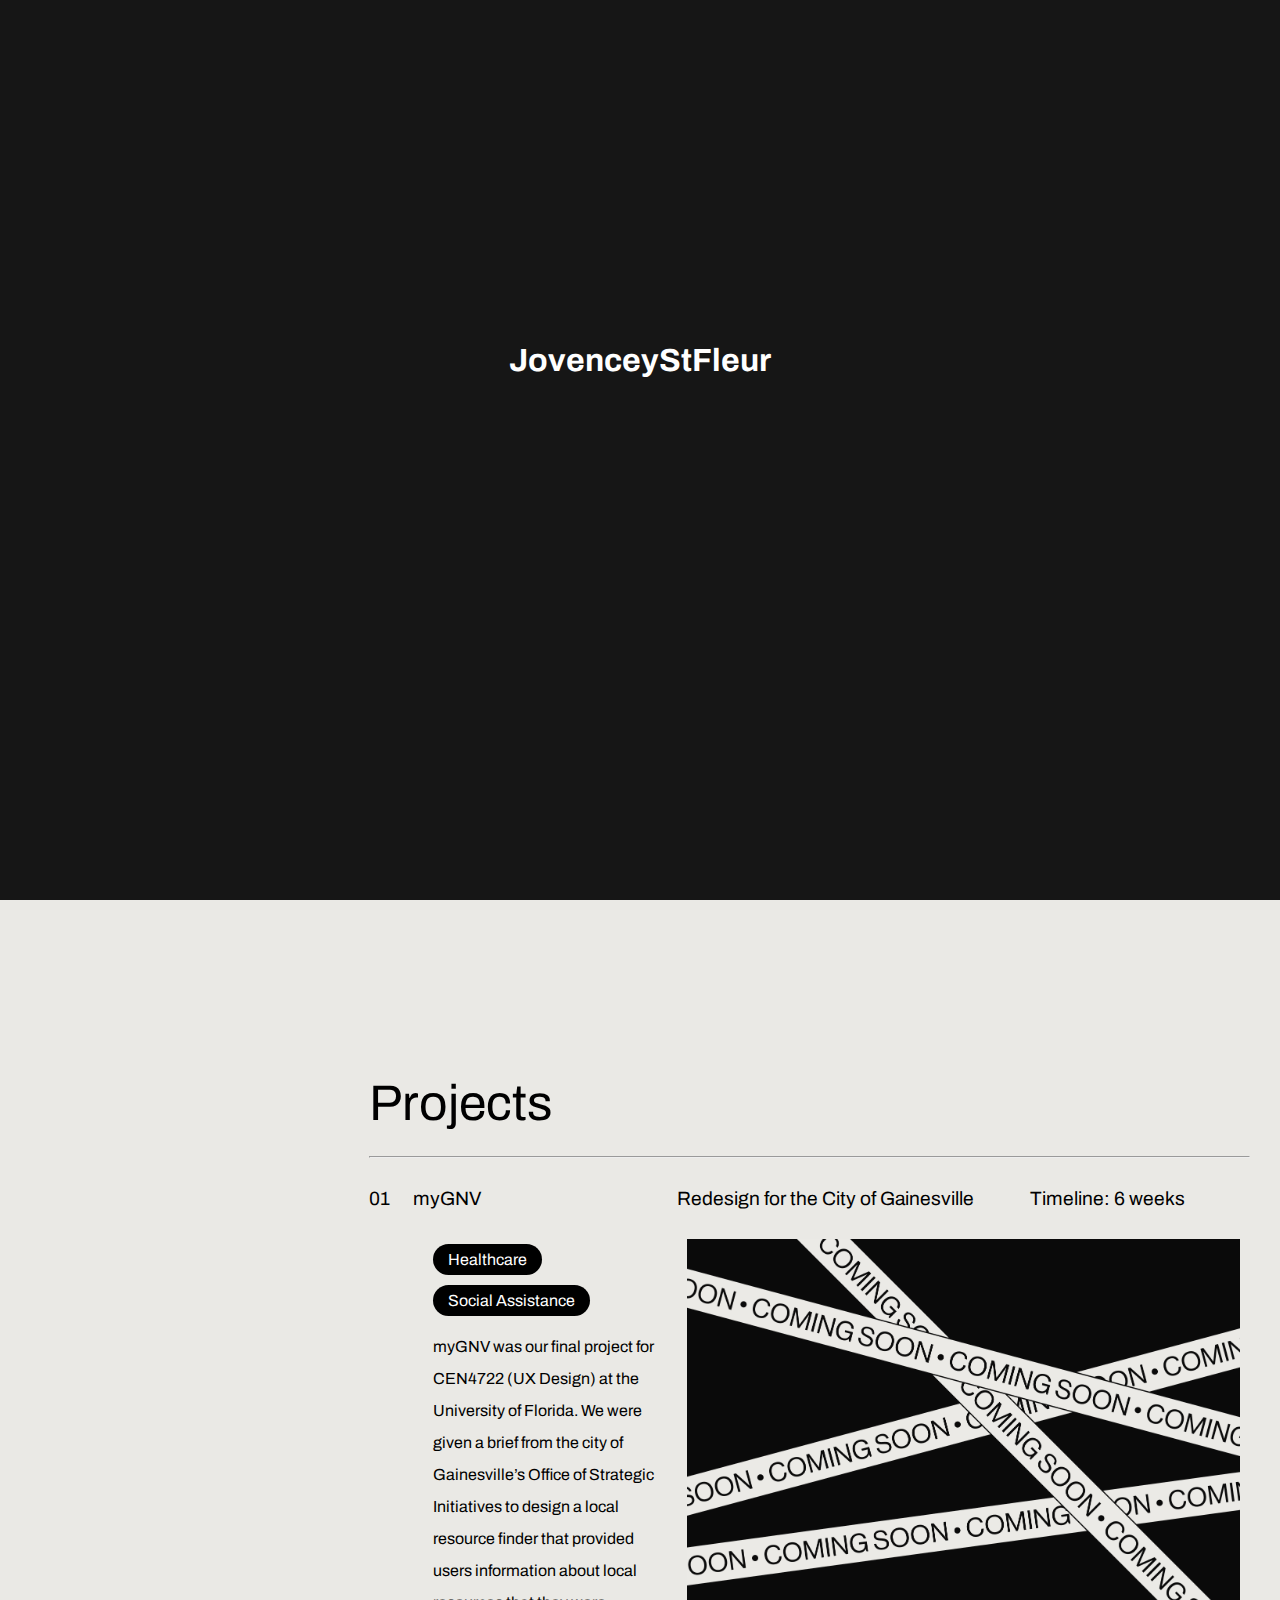
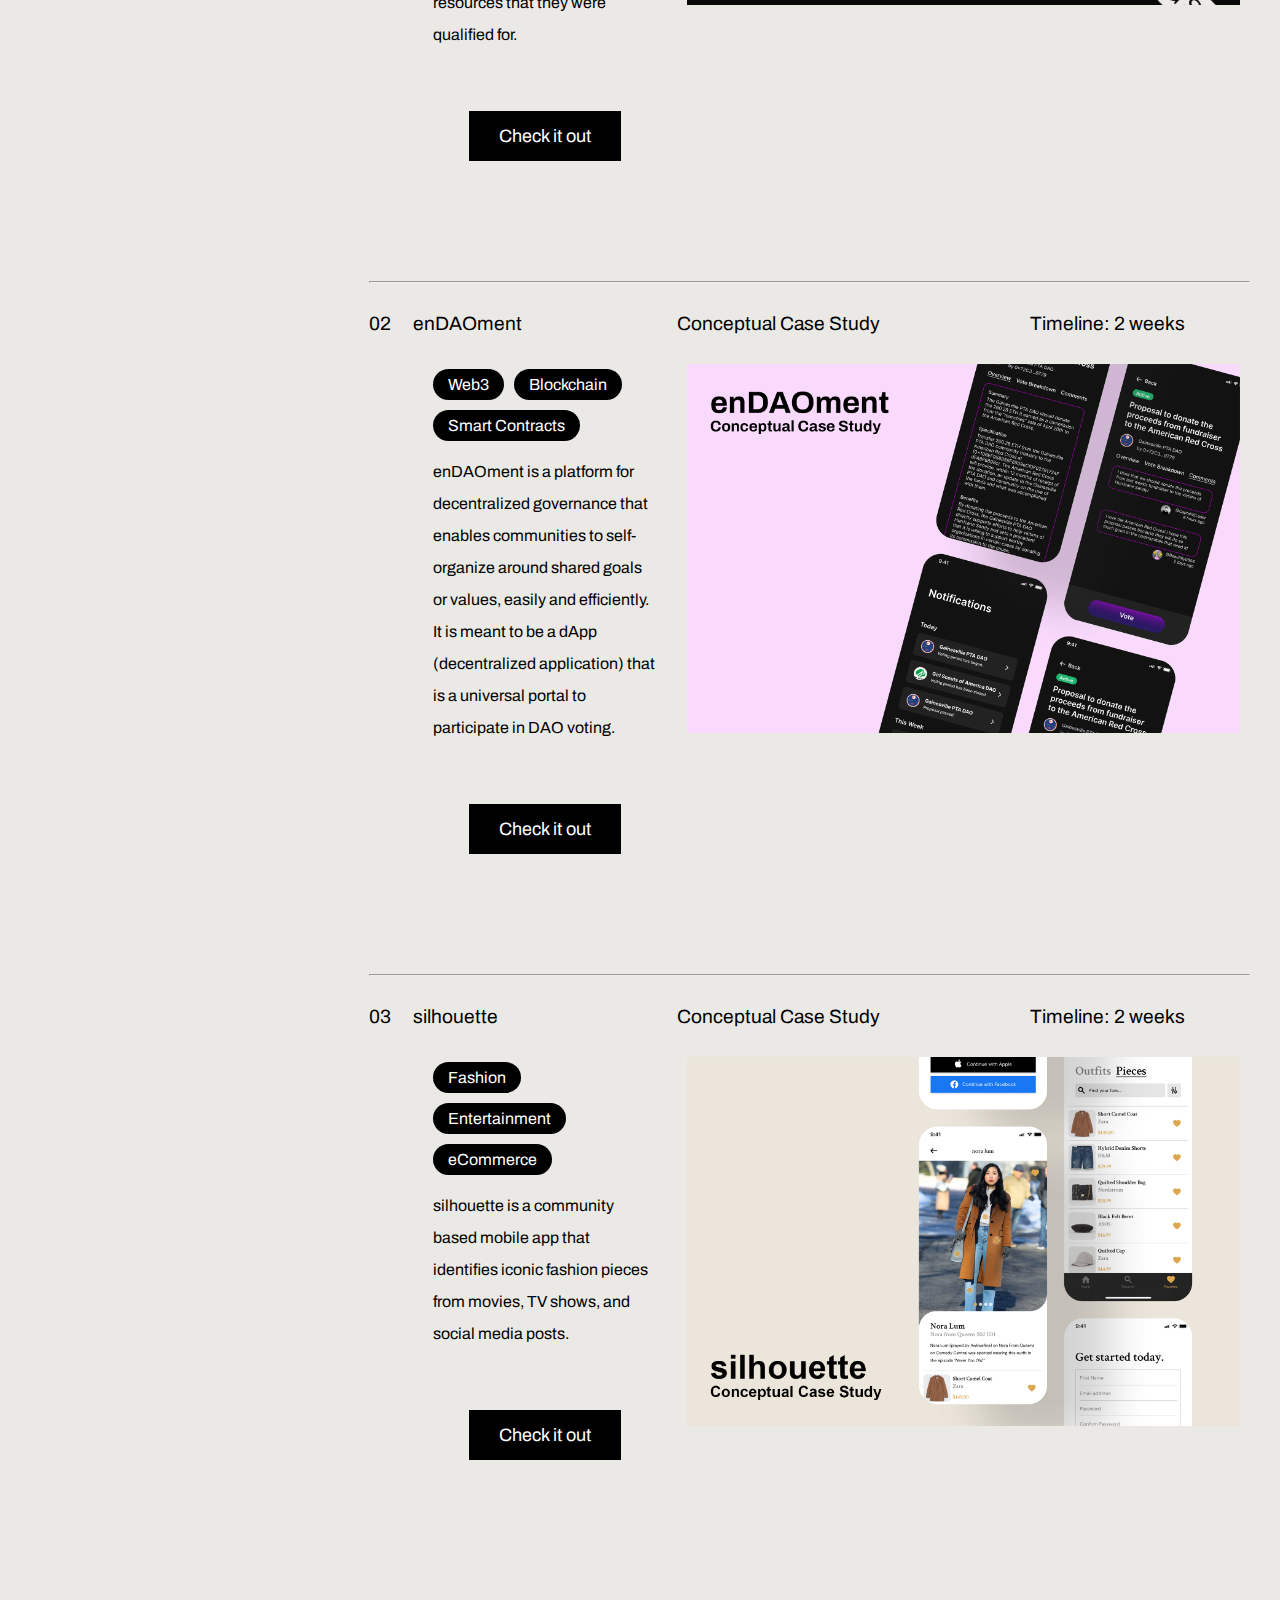
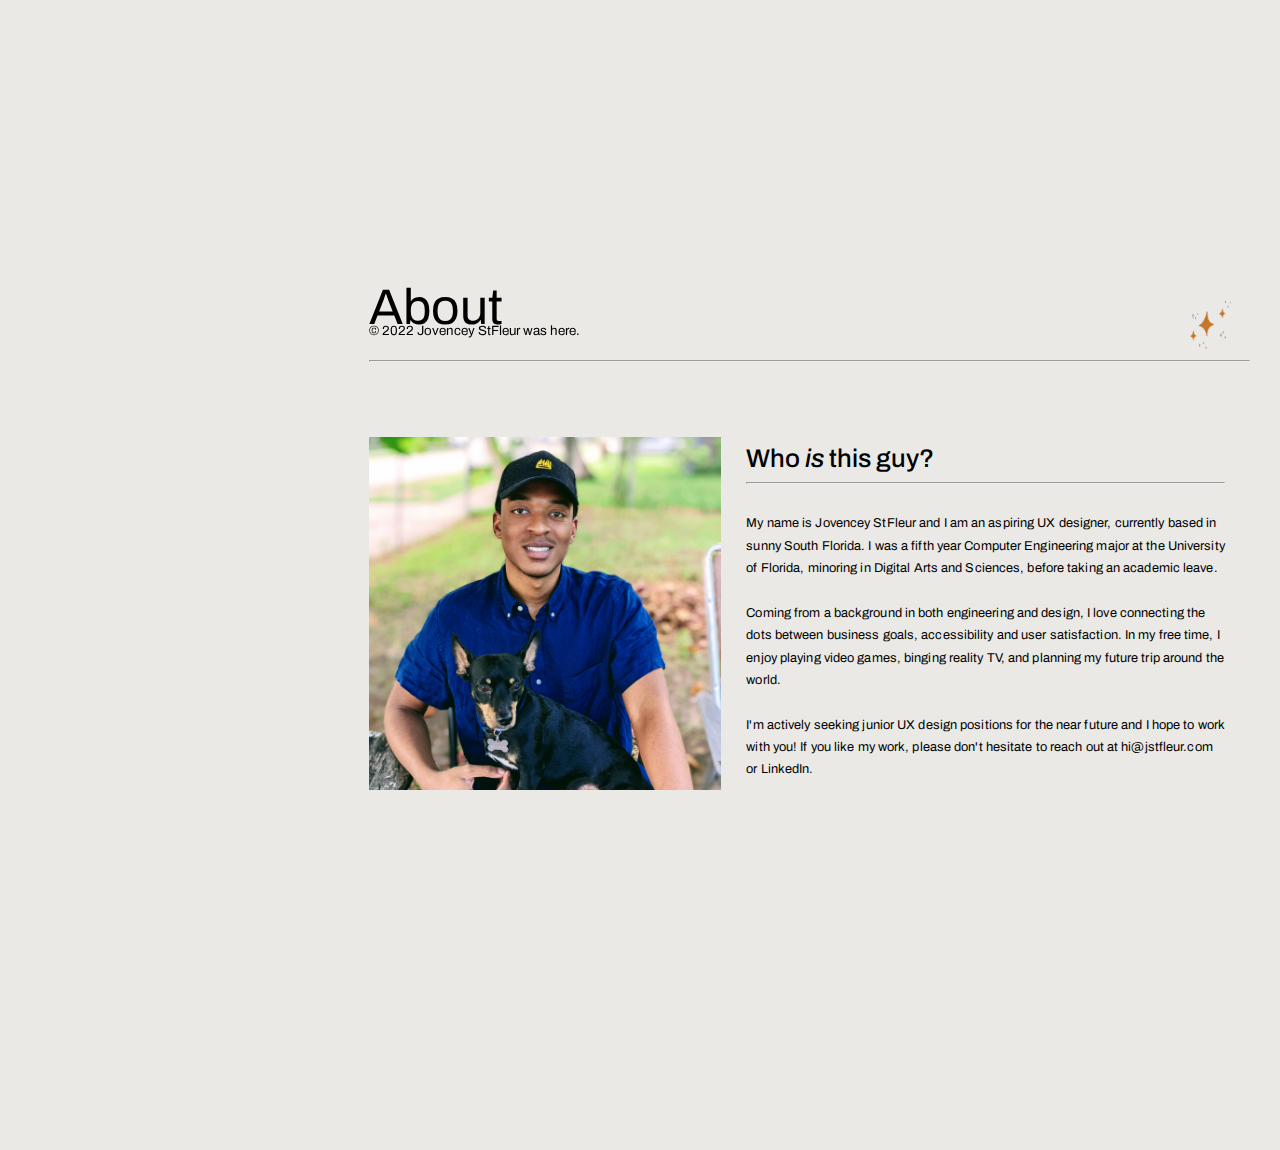
<file: index.html>
<!DOCTYPE html>
<html>
    <head>
        <!-- Global site tag (gtag.js) - Google Analytics -->
        <script async src="https://www.googletagmanager.com/gtag/js?id=G-GCGFXRDD9E"></script>
        <script>
            window.dataLayer = window.dataLayer || [];
            function gtag(){dataLayer.push(arguments);}
            gtag('js', new Date());

            gtag('config', 'G-GCGFXRDD9E');
        </script>

        <title>Jovencey StFleur &#9996;&#127998; | UX Extraordinaire</title>
        <meta charset="utf-8">
        <meta name="viewport" content="width=device-width, initial-scale=1">
        <link rel="stylesheet" href="style.css" type="text/css">
        <link rel="icon" href="/assets/favicon.ico">
    </head>


    <body>
        

        <div class="intro">
            <h1 class="logo-header">
                <span class="logo">Jovencey</span><span class="logo">StFleur</span>
            </h1>
        </div>

        <!-- NOISY BACKGROUND -->
        <!-- <div class="noise"></div> -->

        <div class="sidebar">

            <header>
                <h4>Jovencey StFleur</h3>
                <h5>User Experience Designer</h4>
                <hr>
            </header>


            <nav>
                <ul>
                    <li><a href="#hello">Hello &nbsp;<span>🡠</span></a></li>
                    <li><a href="#projects">Projects &nbsp;<span>🡠</span></a></li>
                    <li><a href="#about">About &nbsp;<span>🡠</span></a></li>
                </ul>
            </nav>


            <ul class="contact">
                <li><a href="assets/jstfleur_Resume_x.pdf" target="_blank">Résumé <span>🡥</span></a></li>
                <li><a href="https://www.linkedin.com/in/jovencey-stfleur-a1380216b/">LinkedIn <span>🡥</span></a></li>
                <li><a href="https://github.com/jstfleur">GitHub <span>🡥</span></a></li>
                <li><a href="mailto:hi@jstfleur.com">hi@jstfleur.com <span>🡥</span></a></li>
            </ul>

        </div>



        <main>
            <section id="hello">
                <hr>
                <h2>
                    &#9996;&#127998; What's up? I'm Jovencey.
                    <br>
                    I'm a user experience designer with a background in engineering and digital art.
                    <br><br>
                    I'm really passionate about introducing <span>decentralized technologies</span> to a wider audience.
                    <br><br>
                    <!-- I like designing <span>creative solutions</span> to life's mundane problems.  -->
                    <!-- <br><br> -->
                    Check out my work below. &nbsp; &nbsp; &#129131;
                </h2>
            </section>

            <section id="projects">
                <h3>Projects</h3>
                <hr>
                <div class="project-box">
                    <div class="p-number">
                        <h5>01</h5>
                    </div>
                    <div class="p-title">
                        <h5>myGNV</h5>
                    </div>
                    <div class="p-type">
                        <h5>Redesign for the City of Gainesville</h5>
                    </div>
                    <div class="p-date">
                        <h5>Timeline: 6 weeks</h5>
                    </div>
                    <div class="p-description">
                        <div class="industries">
                            <div class="pill">Healthcare</div>
                            <div class="pill">Social Assistance</div>
                        </div>
                        <p>
                            myGNV was our final project for CEN4722 (UX Design) at the University of Florida. We were given a brief from the city of Gainesville’s Office of Strategic Initiatives to design a local resource finder that provided users information about local resources that they were qualified for. 
                        </p>
                        <div class="btn">
                            <a href="/projects/myGNV.html">
                                Check it out 
                            </a>
                        </div>
                    </div>
                    <div class="p-img">
                        <img src="/assets/coming-soon.png">
                    </div>
                </div>

                <hr>

                <div class="project-box">
                    <div class="p-number">
                        <h5>02</h5>
                    </div>
                    <div class="p-title">
                        <h5>enDAOment</h5>
                    </div>
                    <div class="p-type">
                        <h5>Conceptual Case Study</h5>
                    </div>
                    <div class="p-date">
                        <h5>Timeline: 2 weeks</h5>
                    </div>
                    <div class="p-description">
                        <div class="industries">
                            <div class="pill">Web3</div>
                            <div class="pill">Blockchain</div>
                            <div class="pill">Smart Contracts</div>
                        </div>
                        <p>
                            enDAOment is a platform for decentralized governance that enables communities to self-organize around shared goals or values, easily and efficiently. It is meant to be a dApp (decentralized application) that is a universal portal to participate in DAO voting.
                        </p>
                        <div class="btn">
                            <a href="/projects/enDAOment.html">
                                Check it out 
                            </a>
                        </div>
                    </div>
                    <div class="p-img">
                        <img src="/assets/enDAOment/endaoment_cover_1.jpg">
                    </div>
                </div>

                <hr>

                <div class="project-box">
                    <div class="p-number">
                        <h5>03</h5>
                    </div>
                    <div class="p-title">
                        <h5>silhouette</h5>
                    </div>
                    <div class="p-type">
                        <h5>Conceptual Case Study</h5>
                    </div>
                    <div class="p-date">
                        <h5>Timeline: 2 weeks</h5>
                    </div>
                    <div class="p-description">
                        <div class="industries">
                            <div class="pill">Fashion</div>
                            <div class="pill">Entertainment</div>
                            <div class="pill">eCommerce</div>
                        </div>
                        <p>
                            silhouette is a community based mobile app that identifies iconic fashion pieces from movies, TV shows, and social media posts.
                        </p>
                        <div class="btn">
                            <a href="/projects/silhouette.html">
                                Check it out
                            </a>
                        </div>
                    </div>
                    <div class="p-img">
                        <img src="/assets/silhouette/silhouette_cover_photo_1.jpg" alt="Jovencey StFleur silhouette cover photo">
                    </div>
                </div>

            </section>

            <section id="about">
                <h3>About</h3>
                <hr>
                <div class="about-row">
                    <div class="img-box">
                        <img src="/assets/literallyme4.jpg" alt="picture of Jovencey StFleur">
                    </div>

                    <div class="word-box">
                        <h6>Who <em>is</em> this guy?</h6>
                        <hr>
                        <br>             
                        <p>
                            My name is Jovencey StFleur and I am an aspiring UX designer, currently based in sunny South Florida. I was a fifth year Computer Engineering major at the University of Florida, minoring in Digital Arts and Sciences, before taking an academic leave.
                            <br><br>
                            Coming from a background in both engineering and design, I love connecting the dots between business goals, accessibility and user satisfaction. In my free time, I enjoy playing video games, binging reality TV, and planning my future trip around the world.
                            <br><br>
                            I'm actively seeking junior UX design positions for the near future and I hope to work with you! If you like my work, please don't hesitate to reach out at hi@jstfleur.com or LinkedIn. 
                        </p>
                                            
                    </div>
                </div>

                <div class="copyright-row">
                    <div class="copy-text">
                        <small>&copy; 2022 Jovencey StFleur was here.</small>
                    </div>
                    <div class="copy-emoji">
                        <img src="/assets/sparkles.gif">
                    </div>
                </div>

            </section>
        </main>

        <script src="/js/script.js"></script>

    </body>
</html>
</file>
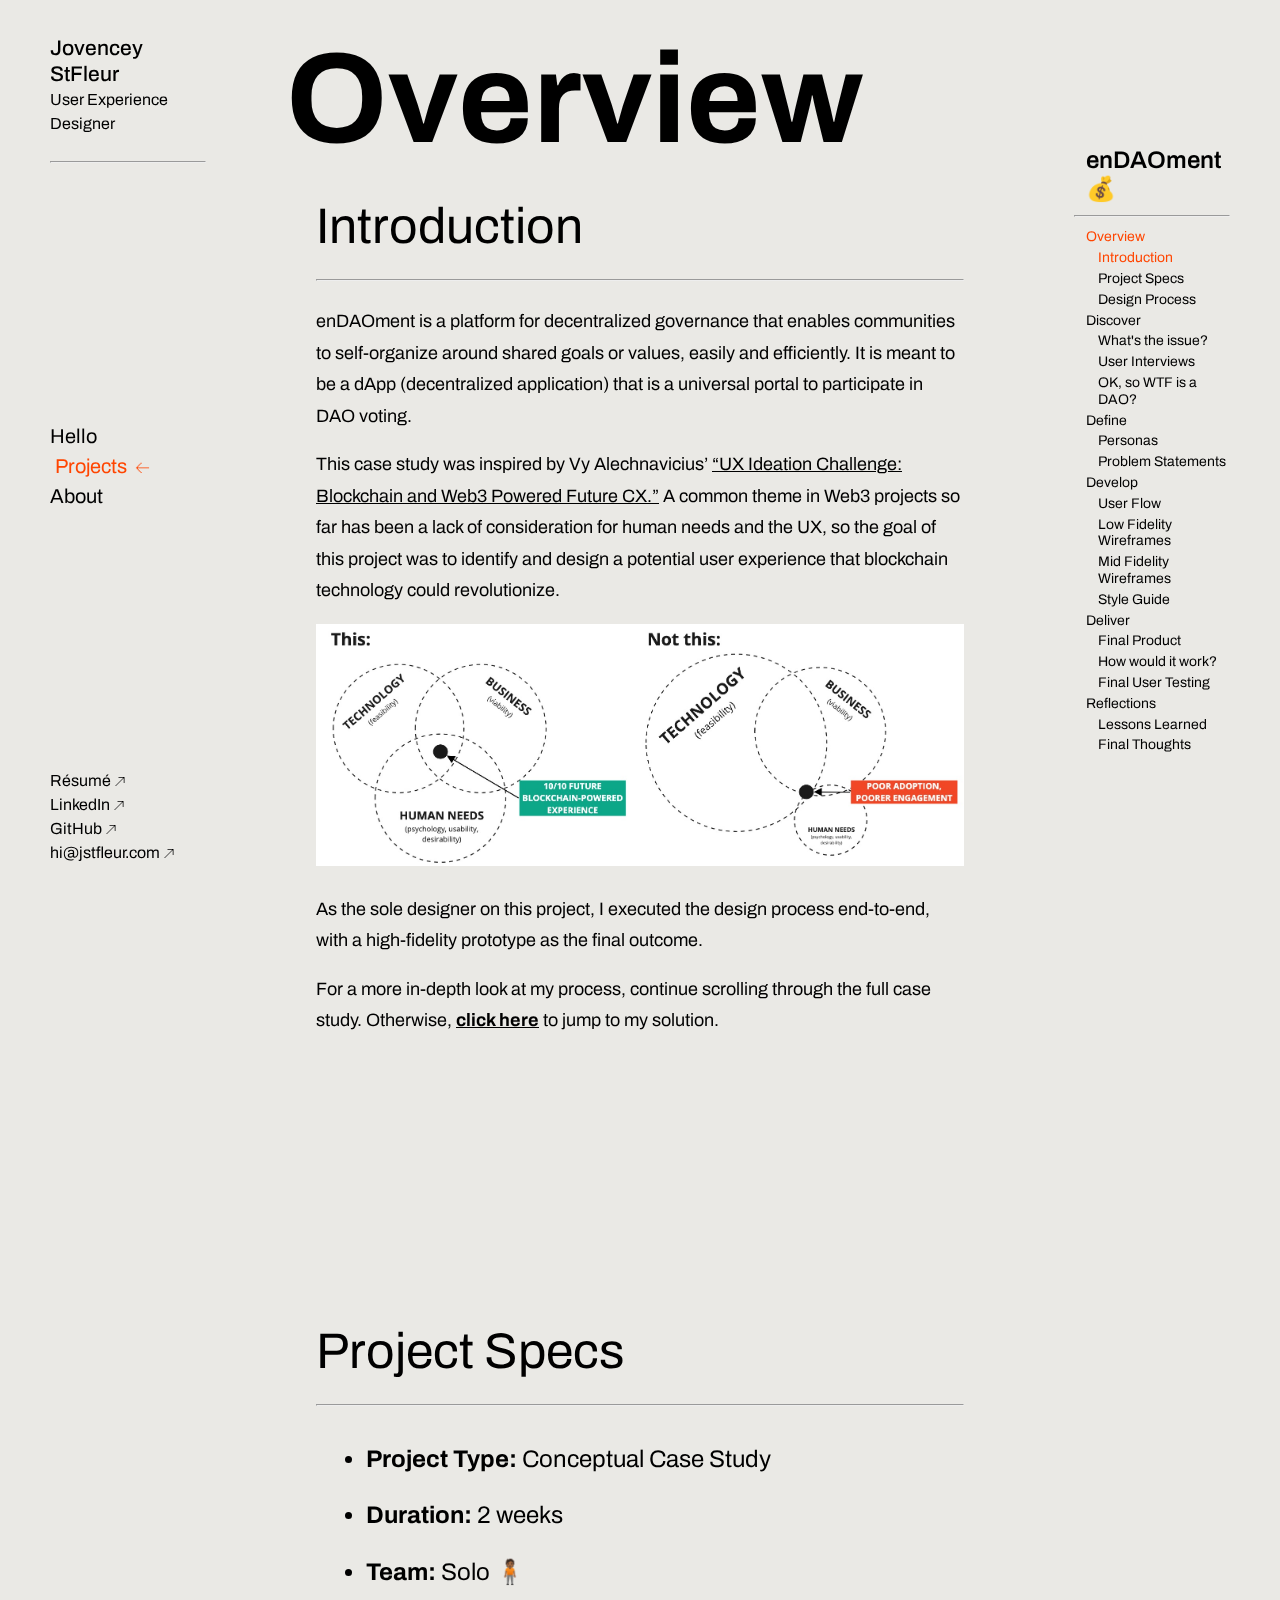
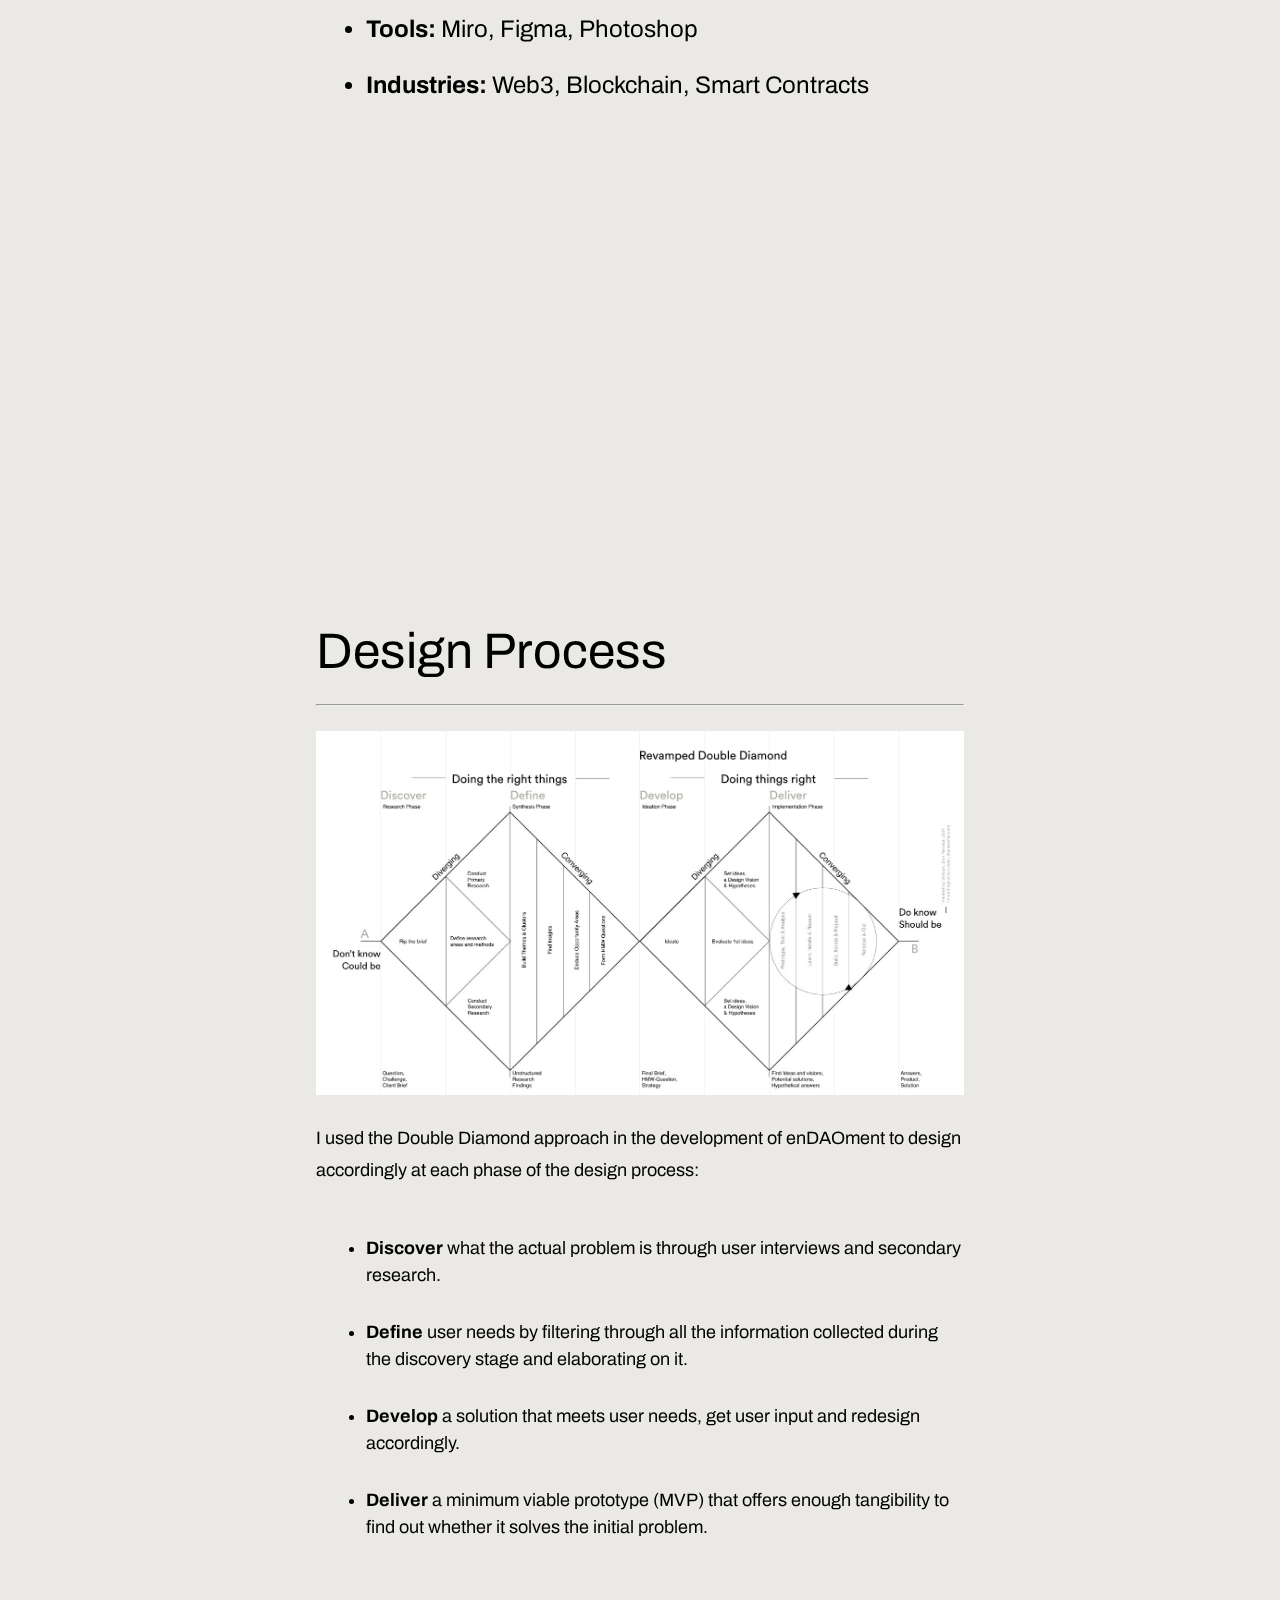
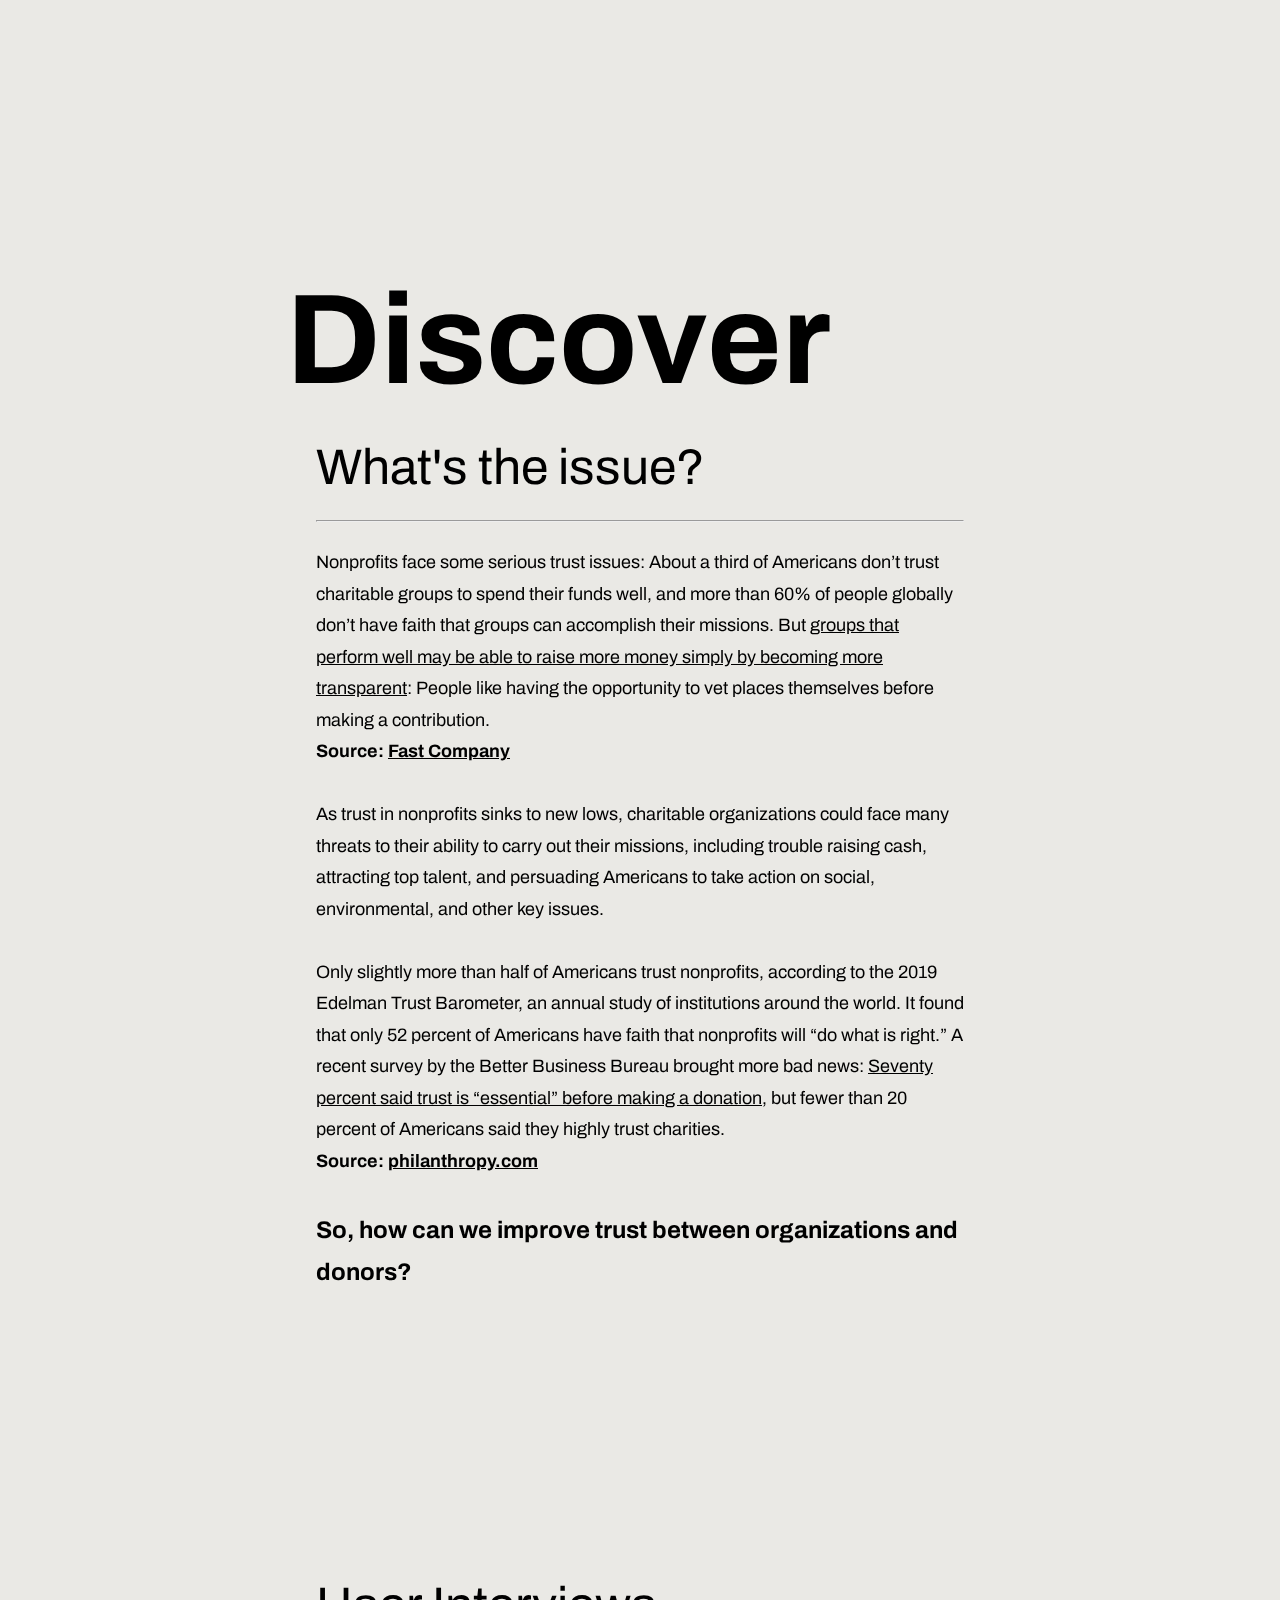
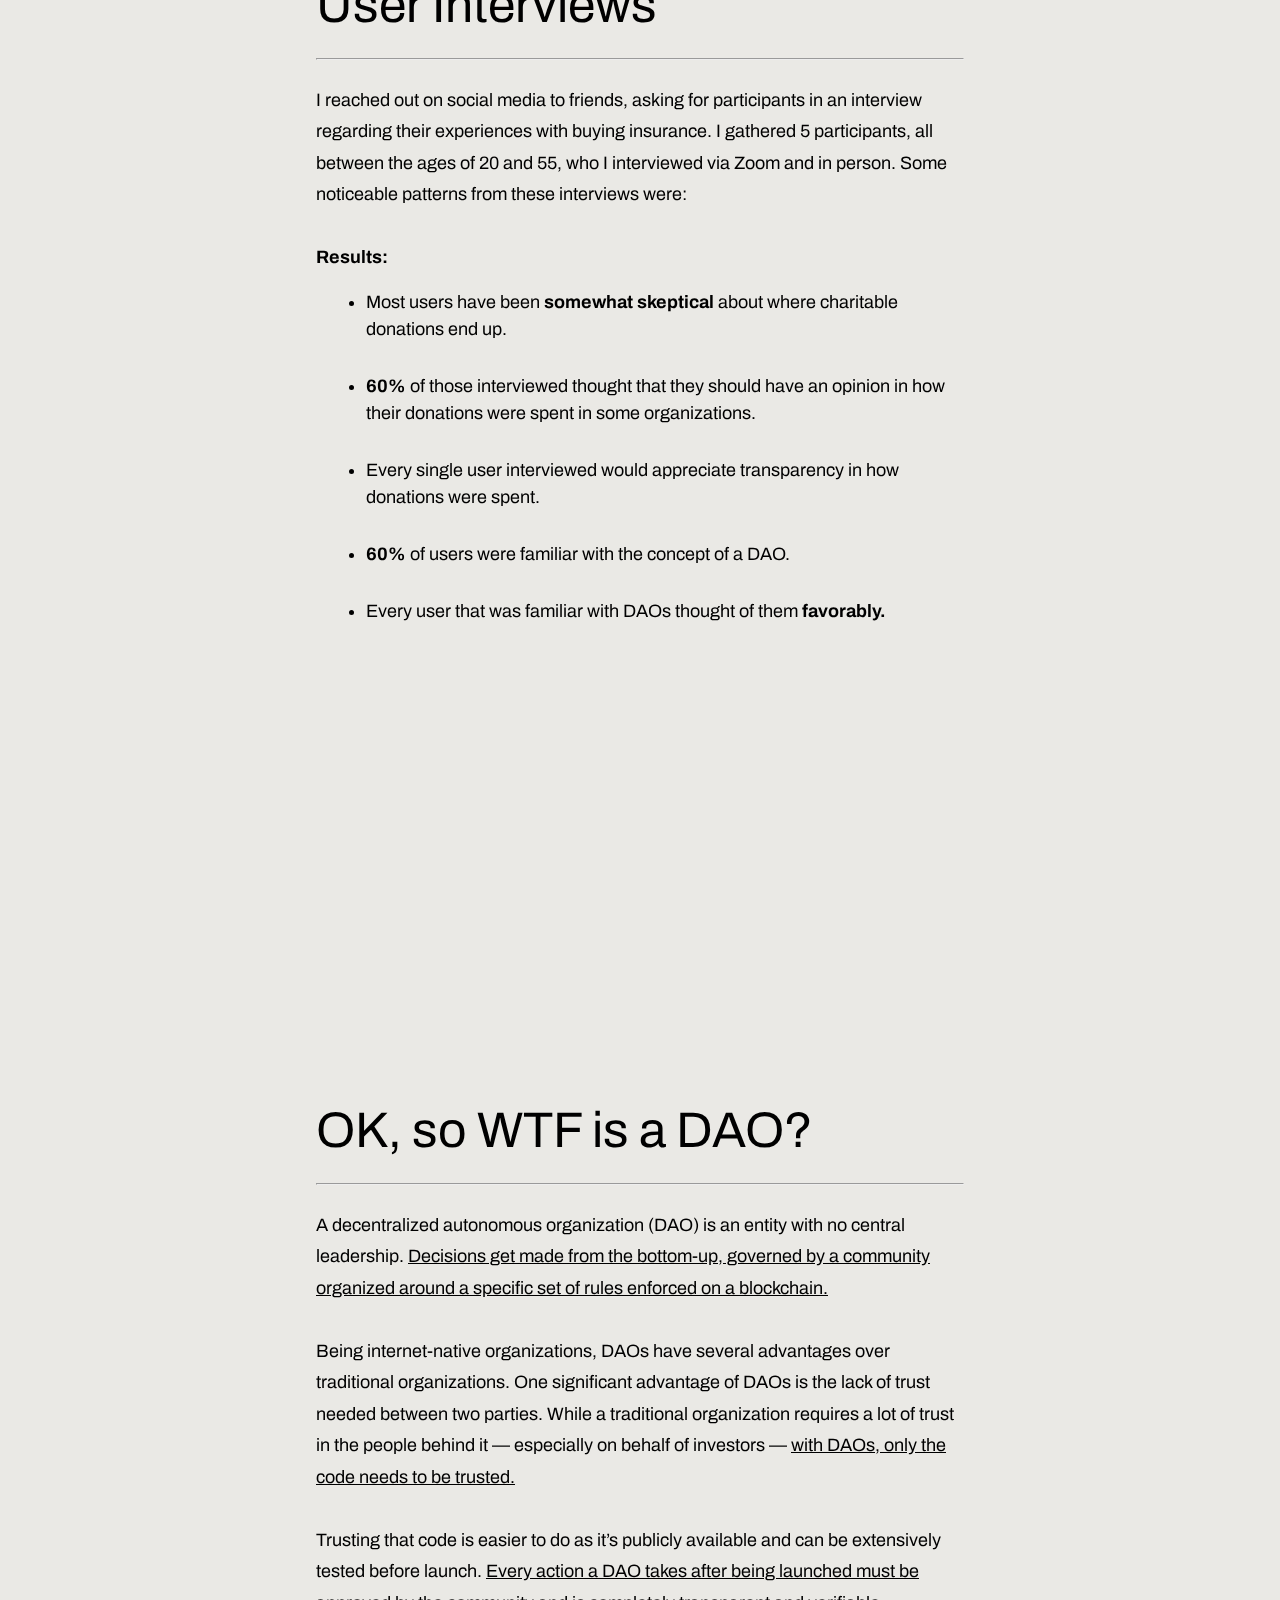
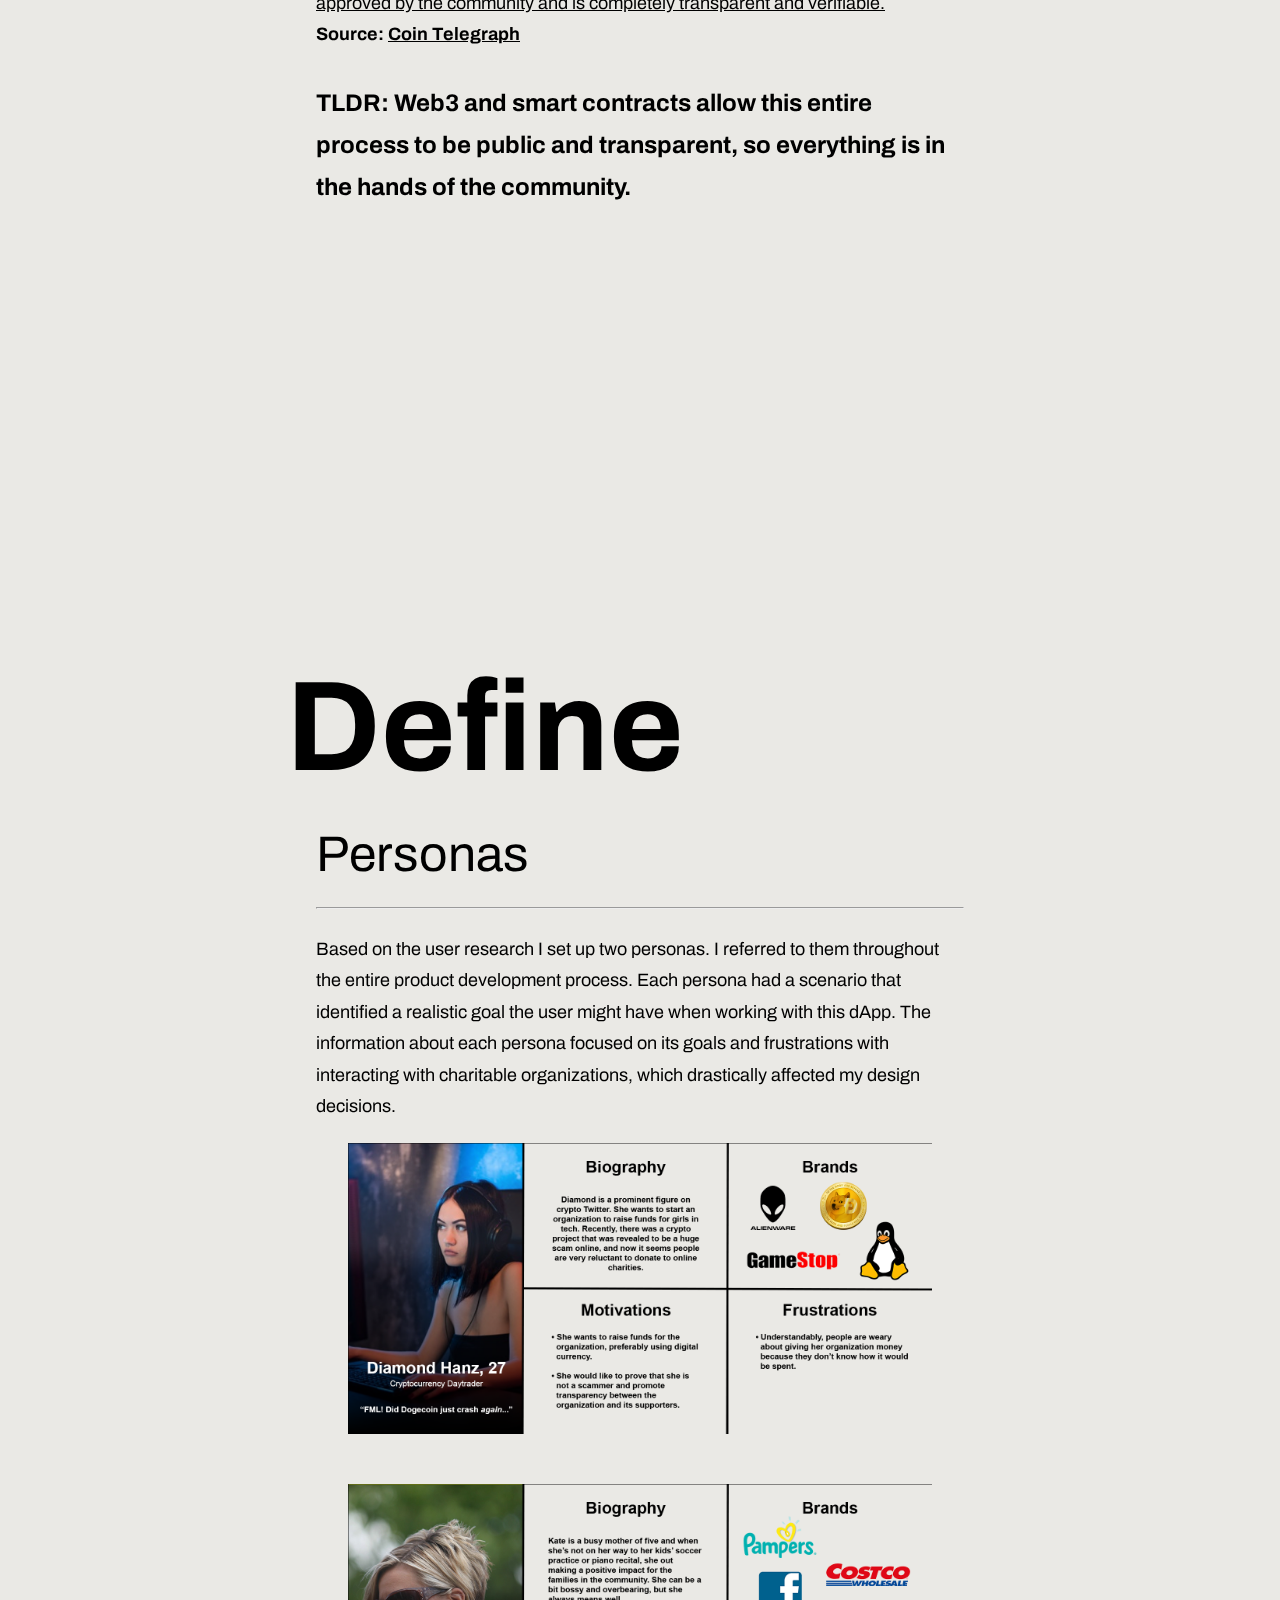
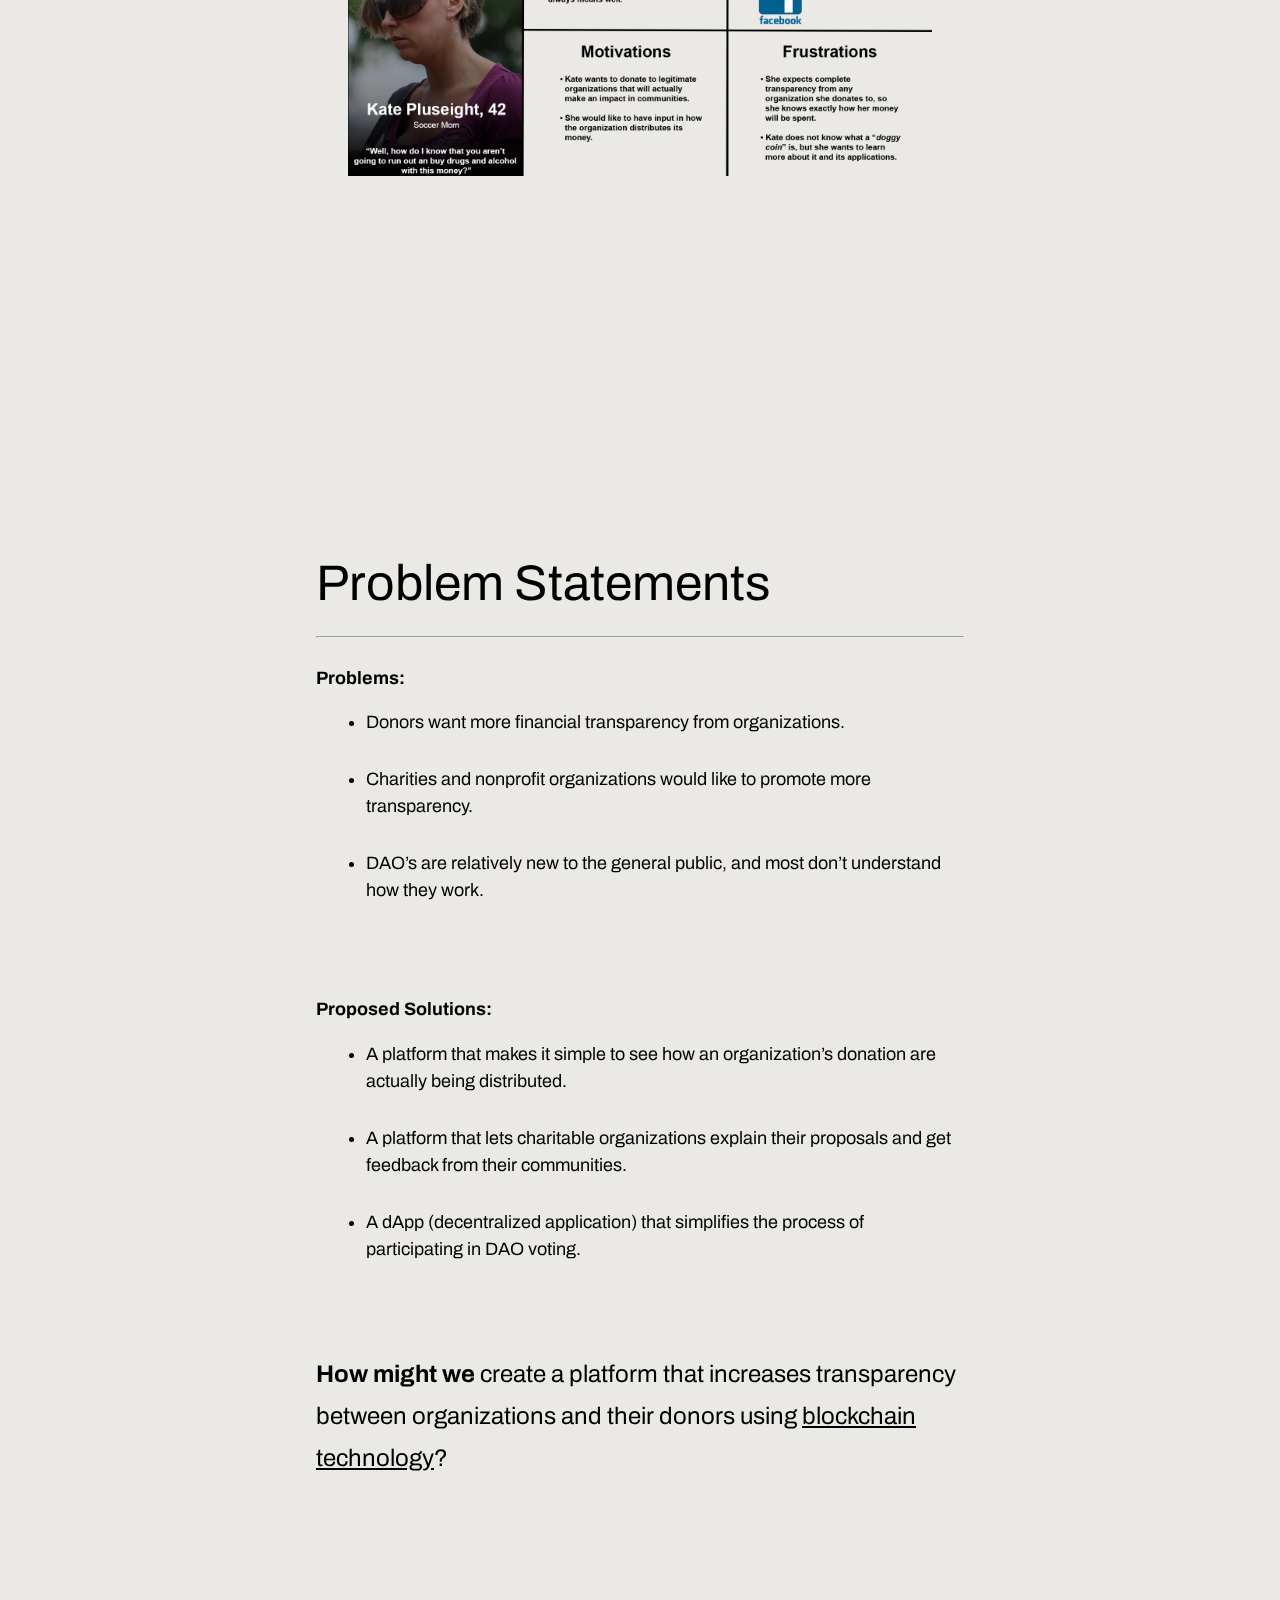
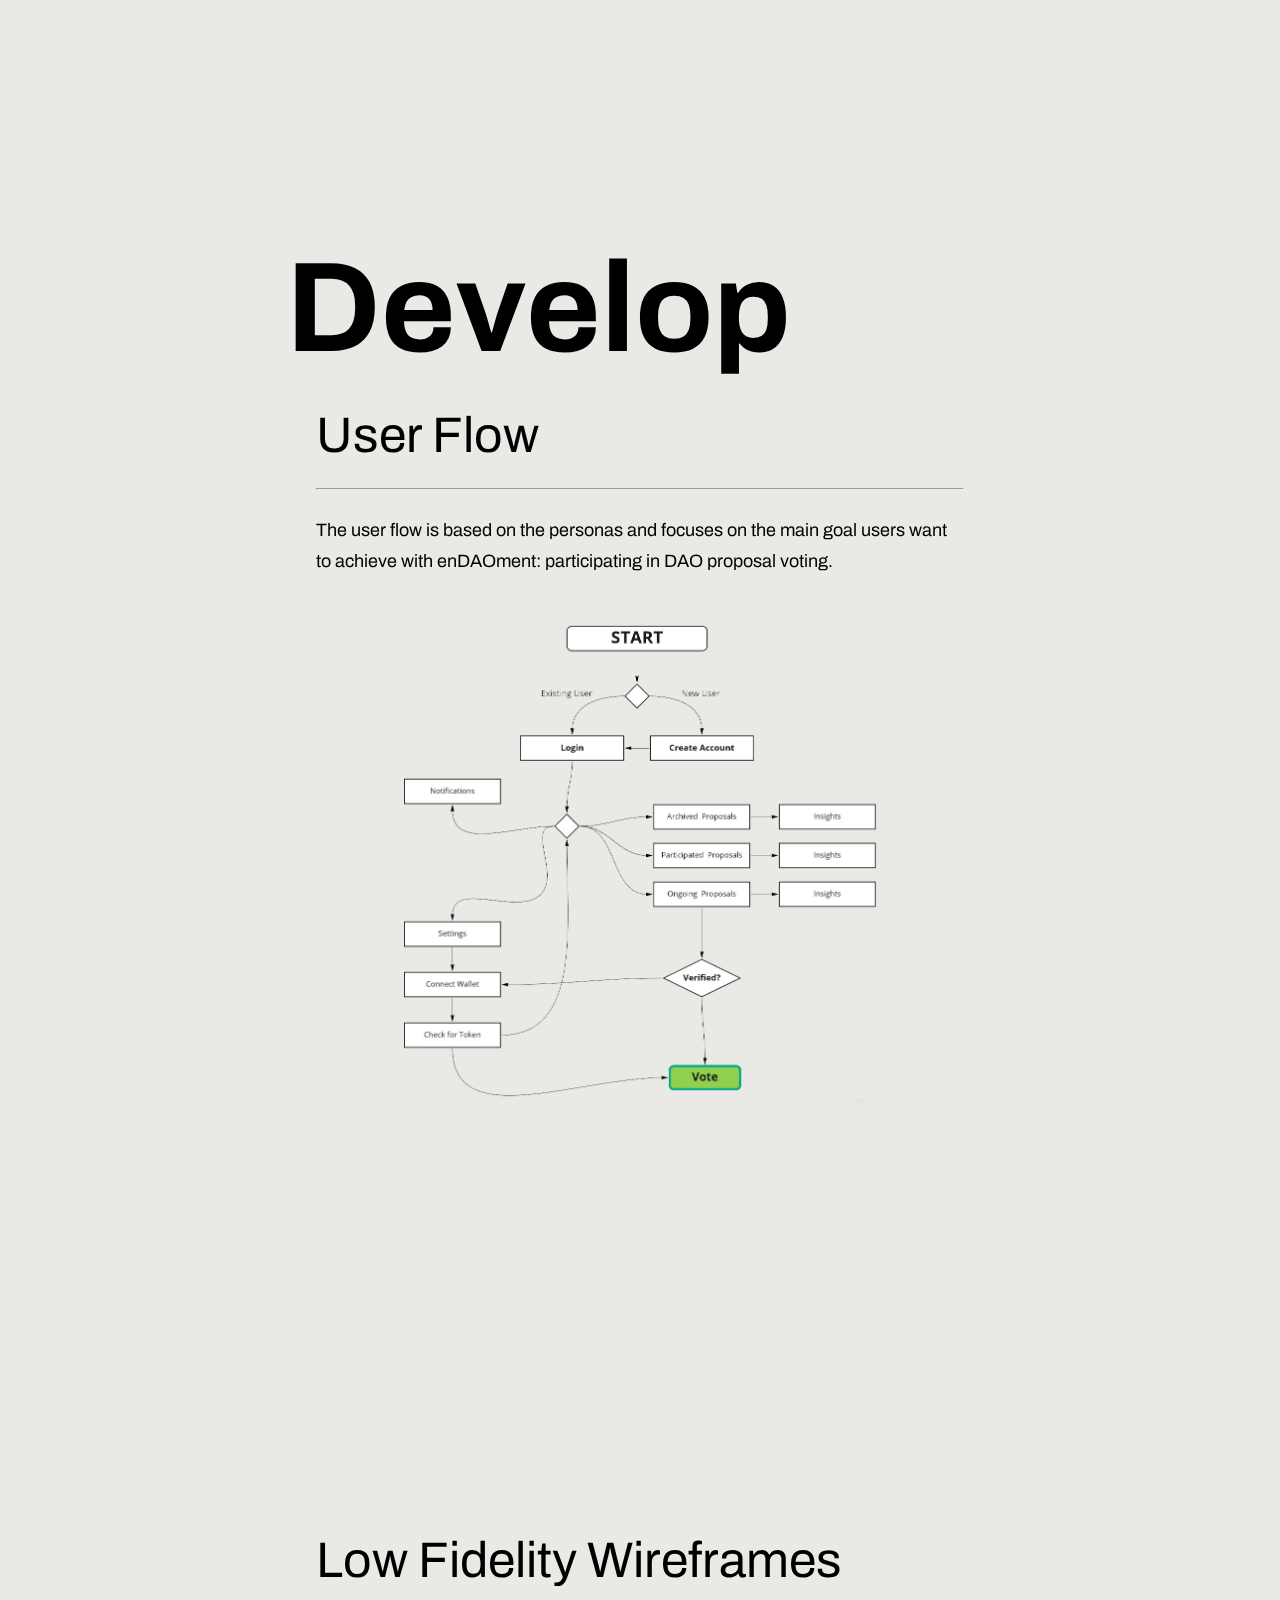
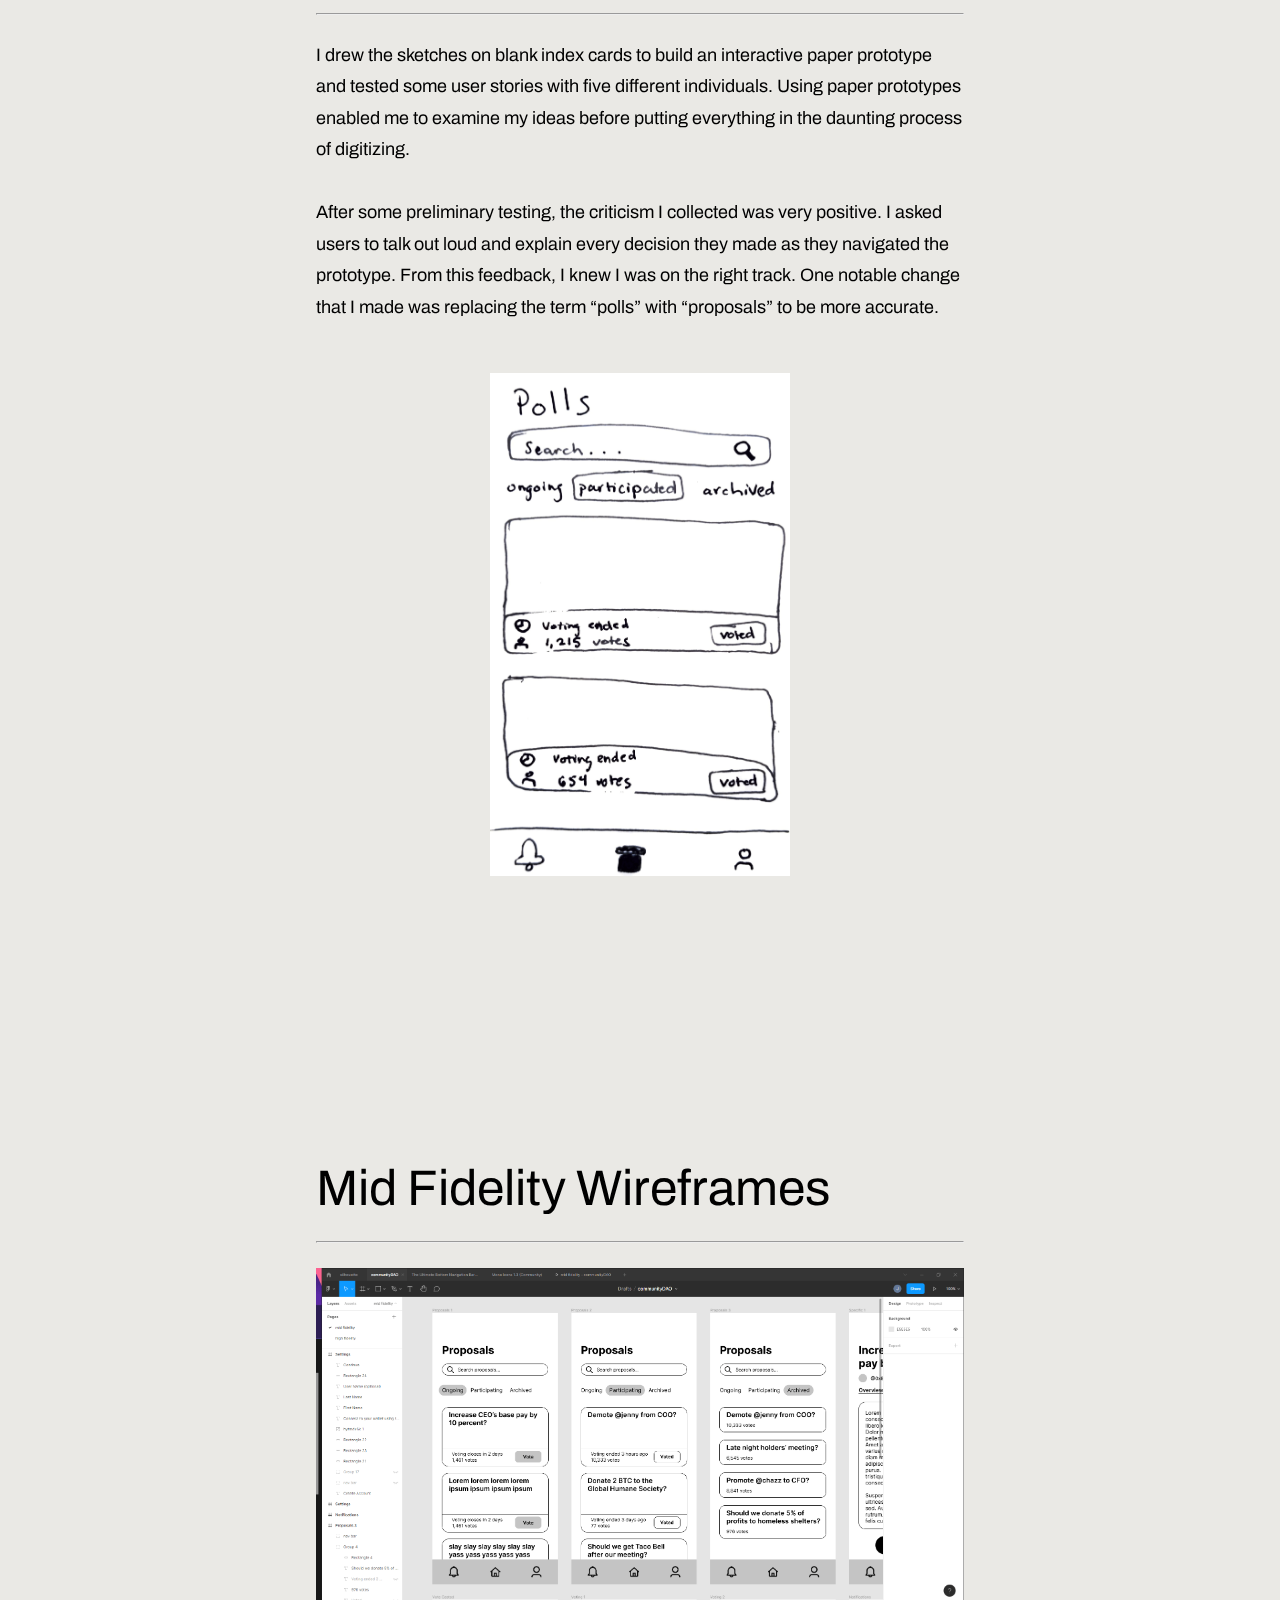
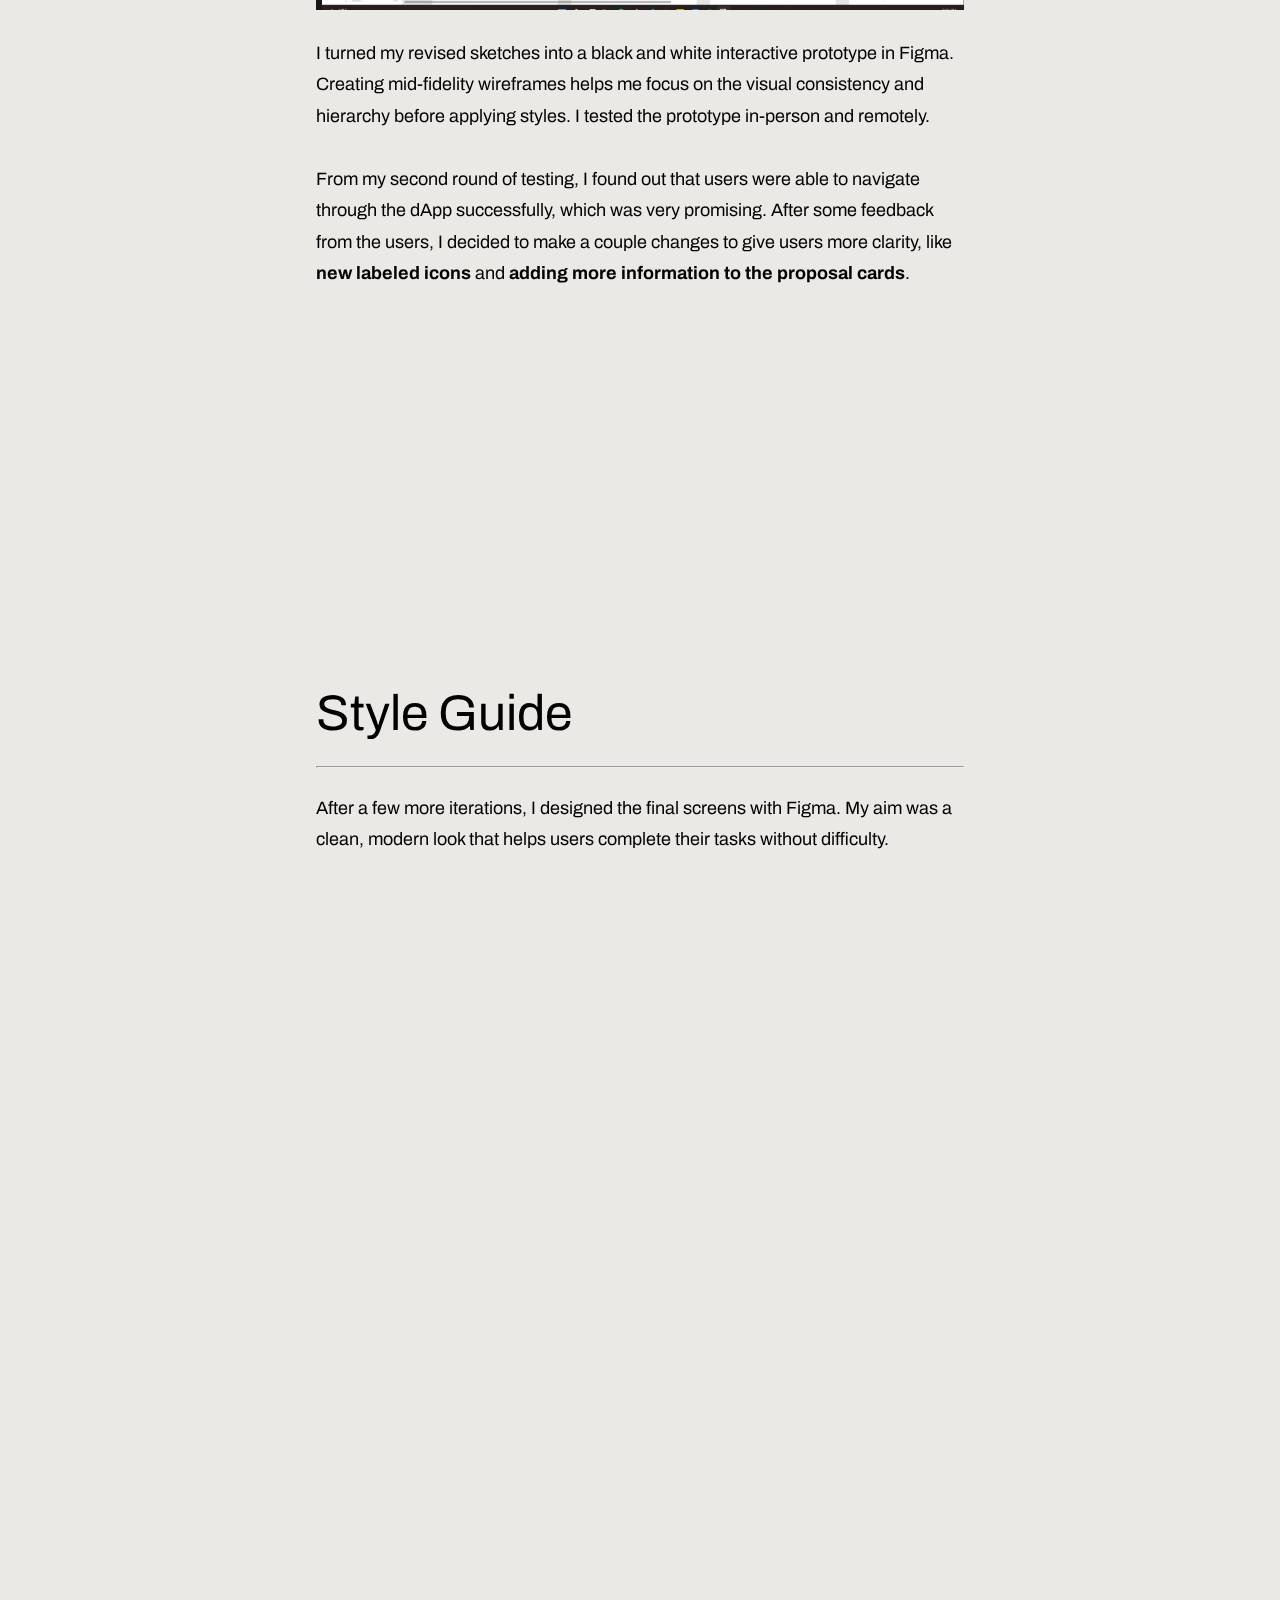
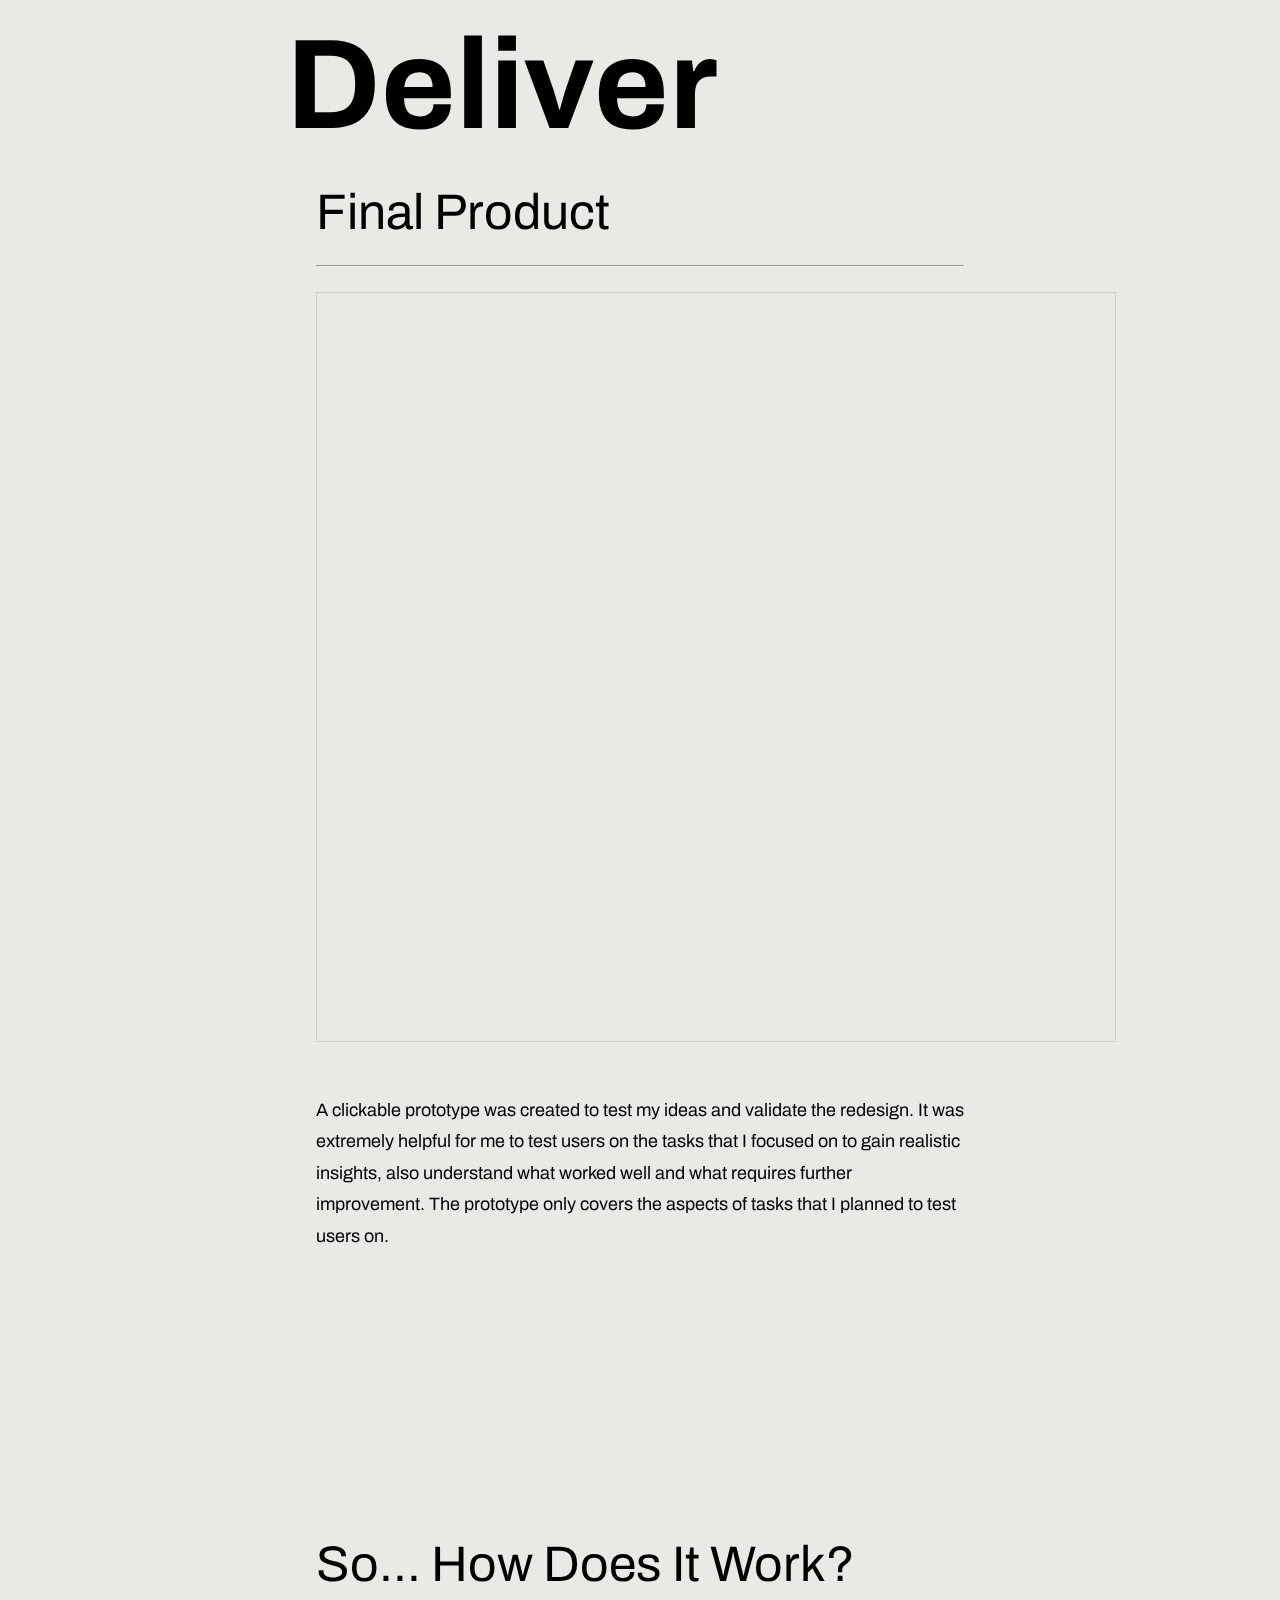
<file: projects/enDAOment.html>
<!DOCTYPE html>
<html>
    <head>
        <!-- Global site tag (gtag.js) - Google Analytics -->
        <script async src="https://www.googletagmanager.com/gtag/js?id=G-GCGFXRDD9E"></script>
        <script>
            window.dataLayer = window.dataLayer || [];
            function gtag(){dataLayer.push(arguments);}
            gtag('js', new Date());

            gtag('config', 'G-GCGFXRDD9E');
        </script>

        <title>enDAOment | Jovencey StFleur &#9996;&#127998;</title>
        <meta charset="utf-8">
        <meta name="viewport" content="width=device-width, initial-scale=1">
        <link rel="stylesheet" href="../style.css" type="text/css">
        <link rel="icon" href="/assets/favicon.ico">
    </head>


    <body id="enDAOment" class="row">
        
        <!-- NOISY BACKGROUND -->
        <div class="noise"></div>

        <div class="sidebar">
            <header>
                <h4>Jovencey StFleur</h3>
                <h5>User Experience Designer</h4>
                <hr>
            </header>

            <nav>
                <ul>
                    <li><a href="../index.html#hello">Hello &nbsp;<span>🡠</span></a></li>
                    <li><a href="../index.html#projects" class="current">Projects &nbsp;<span>🡠</span></a></li>
                    <li><a href="../index.html#about">About &nbsp;<span>🡠</span></a></li>
                </ul>
            </nav>

            <ul class="contact">
                <li><a href="assets/jstfleur_Resume_x.pdf" target="_blank">Résumé <span>🡥</span></a></li>
                <li><a href="https://www.linkedin.com/in/jovencey-stfleur-a1380216b/">LinkedIn <span>🡥</span></a></li>
                <li><a href="https://github.com/jstfleur">GitHub <span>🡥</span></a></li>
                <li><a href="mailto:hi@jstfleur.com">hi@jstfleur.com <span>🡥</span></a> </li>
            </ul>

        </div>

        <main>
            <div class="middle content">



                <section id="overview">
                    <h2>Overview</h2>
                    <!-- <hr> -->
    
                    <section id="introduction">
                        <h3>Introduction</h3>
                        <hr>
                        <p>
                            enDAOment is a platform for decentralized governance that enables communities to self-organize around shared goals or values, easily and efficiently. It is meant to be a dApp (decentralized application) that is a universal portal to participate in DAO voting. 
                        </p>
                        <br>
                        <p>
                            This case study was inspired by Vy Alechnavicius’ <a href="https://blog.vaexperience.com/ux-challenge-ideate-on-the-human-centred-blockchain-powered-future-user-experiences/ ">“UX Ideation Challenge: Blockchain and Web3 Powered Future CX.”</a> A common theme in Web3 projects so far has been a lack of consideration for human needs and the UX, so the goal of this project was to identify and design a potential user experience that blockchain technology could revolutionize. 
                        </p>
                        <br>
                        <img src="../assets/enDAOment/intro-graphic.jpg">
                        <br>
                        <p>
                            As the sole designer on this project, I executed the design process end-to-end, with a high-fidelity prototype as the final outcome.
                        </p>
                        <br>
                        <p>
                            For a more in-depth look at my process, continue scrolling through the full case study. Otherwise, <a href="#final-product"><strong>click here</strong></a> to jump to my solution.
                        </p>
                    </section>
    
    
                    <section id="project-specs">
                        <h3>Project Specs</h3>
                        <hr>
                        <ul>
                            <li><strong>Project Type:</strong> Conceptual Case Study</li>
                            <li><strong>Duration:</strong> 2 weeks</li>
                            <li><strong>Team:</strong> Solo &#129485;&#127998;</li>
                            <li><strong>Tools:</strong> Miro, Figma, Photoshop</li>
                            <li><strong>Industries:</strong> Web3, Blockchain, Smart Contracts </li>
                        </ul>
                    </section>
    
    
                    <section id="design-process">
                        <h3>Design Process</h3>
                        <hr>
                        <img src="../assets/enDAOment/dd.jpeg" alt="double diamond graphic">
                        <p>
                            I used the Double Diamond approach in the development of enDAOment to design accordingly at each phase of the design process: 
                        </p>
                        <br><br>
                        <ul>
                            <li><b>Discover</b> what the actual problem is through user interviews and secondary research.</li>
                            <li><b>Define</b> user needs by filtering through all the information collected during the discovery stage and elaborating on it.</li>
                            <li><b>Develop</b> a solution that meets user needs, get user input and redesign accordingly. </li>
                            <li><b>Deliver</b> a minimum viable prototype (MVP) that offers enough tangibility to find out whether it solves the initial problem.</li>
                        </ul>
                    </section>
                </section>







                <section id="discover">
                    <h2>Discover</h2>
                    <!-- <hr> -->
                    <section id="whats-the-issue">
                        <h3>What's the issue?</h3>
                        <hr>
                        <p>
                            Nonprofits face some serious trust issues: About a third of Americans don’t trust charitable groups to spend their funds well, and more than 60% of people globally don’t have faith that groups can accomplish their missions. But <u>groups that perform well may be able to raise more money simply by becoming more transparent</u>: People like having the opportunity to vet places themselves before making a contribution.
                            <br>
                            <b>Source: <a href="https://www.fastcompany.com/90289331/more-transparency-means-nonprofits-get-more-donations">Fast Company</a></b>
                            <br><br>
                            As trust in nonprofits sinks to new lows, charitable organizations could face many threats to their ability to carry out their missions, including trouble raising cash, attracting top talent, and persuading Americans to take action on social, environmental, and other key issues.
                            <br><br>
                            Only slightly more than half of Americans trust nonprofits, according to the 2019 Edelman Trust Barometer, an annual study of institutions around the world. It found that only 52 percent of Americans have faith that nonprofits will “do what is right.” A recent survey by the Better Business Bureau brought more bad news: <u>Seventy percent said trust is “essential” before making a donation</u>, but fewer than 20 percent of Americans said they highly trust charities.
                            <br>
                            <b>Source: <a href="https://www.philanthropy.com/article/the-trust-crisis/">philanthropy.com</a></b>
                            <br><br>
                            <b style="font-size:x-large;">So, how can we improve trust between organizations and donors?</b>
                        </p>
                    </section>
    
    
                    <section id="user-interviews">
                        <h3>User Interviews</h3>
                        <hr>
                        <p>
                            I reached out on social media to friends, asking for participants in an interview regarding 
                            their experiences with buying insurance. I gathered 5 participants, all between the ages of 
                            20 and 55, who I interviewed via Zoom and in person. Some noticeable patterns from these 
                            interviews were: 
                            <br><br>
                            <strong>Results:</strong>
                            <ul>
                                <li>Most users have been <b>somewhat skeptical</b> about where charitable donations end up.</li>
                                <li><b>60%</b> of those interviewed thought that they should have an opinion in how their donations were spent in some organizations.</li>
                                <li>Every single user interviewed would appreciate transparency in how donations were spent.</li>
                                <li><b>60%</b> of users were familiar with the concept of a DAO.</li>
                                <li>Every user that was familiar with DAOs thought of them <b>favorably.</b></li>
                            </ul>
                        </p>
                    </section>
    
    
                    <section id="wtf-is-a-dao">
                        <h3>OK, so WTF is a DAO?</h3>
                        <hr>
                        <p>
                            A decentralized autonomous organization (DAO) is an entity with no central leadership. <u>Decisions get made from the bottom-up, governed by a community organized around a specific set of rules enforced on a blockchain.</u>
                            <br><br>
                            Being internet-native organizations, DAOs have several advantages over traditional organizations. One significant advantage of DAOs is the lack of trust needed between two parties. While a traditional organization requires a lot of trust in the people behind it — especially on behalf of investors — <u>with DAOs, only the code needs to be trusted.</u>
                            <br><br>
                            Trusting that code is easier to do as it’s publicly available and can be extensively tested before launch. <u>Every action a DAO takes after being launched must be approved by the community and is completely transparent and verifiable.</u>
                            <br>
                            <strong>Source: <a style="color: black;" href="https://cointelegraph.com/ethereum-for-beginners/what-is-a-decentralized-autonomous-organization-and-how-does-a-dao-work">Coin Telegraph</a> </strong> 
                            <br><br>
                            <b style="font-size:x-large;">TLDR: Web3 and smart contracts allow this entire process to be public and transparent, so everything is in the hands of the community.</b>
                        </p>
                    </section>
    
                </section>





                <section id="define">
                    <h2>Define</h2>
                    <!-- <hr> -->
    
                    <section id="personas">
                        <h3>Personas</h3>
                        <hr>
                        <p>
                            Based on the user research I set up two personas. I referred to them throughout the entire product development process. Each persona had a scenario that identified a realistic goal the user might have when working with this dApp. The information about each persona focused on its goals and frustrations with interacting with charitable organizations, which drastically affected my design decisions. 
                        </p>
                        <img src="../assets/enDAOment/persona 3.png">
                        <img src="../assets/enDAOment/persona 4.png">
                    </section>
    
                    <section id="problem-statements">
                        <h3>Problem Statements</h3>
                        <hr>
                        <p>
                            <b>Problems:</b>
                            <ul>
                                <li>Donors want more financial transparency from organizations.</li>
                                <li>Charities and nonprofit organizations would like to promote more transparency. </li>
                                <li>DAO’s are relatively new to the general public, and most don’t understand how they work.</li>
                            </ul>
                        </p>
    
                        <p>
                            <b>Proposed Solutions:</b>
                            <ul>
                                <li>A platform that makes it simple to see how an organization’s donation are actually being distributed.</li>
                                <li>A platform that lets charitable organizations explain their proposals and get feedback from their communities.</li>
                                <li>A dApp (decentralized application) that simplifies the process of participating in DAO voting.</li>
                            </ul>
                        </p>
    
                        <p style="font-size:x-large;">
                            <b>How might we</b> create a platform that increases transparency between organizations and their donors using <u>blockchain technology</u>?
                        </p>
                            
                        
                    </section>
    
                </section>









                <section id="develop">
                    <h2>Develop</h2>
                    <!-- <hr> -->
                    
    
                    <section id="user-flow">
                        <h3>User Flow</h3>
                        <hr>
                        <p>
                            The user flow is based on the personas and focuses on the main goal users want to achieve with 
                            enDAOment: participating in DAO proposal voting.
                        </p>
                        <img src="../assets/enDAOment/userflow2.png" alt="userflow">
                            
                    </section>
    
                    <section id="lo-fi-wireframes">
                        <h3>Low Fidelity Wireframes</h3>
                        <hr>
                        <p>
                            I drew the sketches on blank index cards to build an interactive paper prototype and tested some user stories with five different individuals. Using paper prototypes enabled me to examine my ideas before putting everything in the daunting process of digitizing.
                            <br><br>
                            After some preliminary testing, the criticism I collected was very positive. I asked users to talk out loud and explain every decision they made as they navigated the prototype. From this feedback, I knew I was on the right track. One notable change that I made was replacing the term “polls” with “proposals” to be more accurate.
                        </p>
                        <img src="../assets/enDAOment/lo-fi-screens.gif" alt="paper prototype gif">
                        
                    </section>
    
                    <section id="mid-fi-wireframes">
                        <h3>Mid Fidelity Wireframes</h3>
                        <hr>
                        <img src="/assets/enDAOment/mid-fid.gif" alt="mid fidelity wireframes">
                        <p>
                            I turned my revised sketches into a black and white interactive prototype in Figma. Creating mid-fidelity wireframes helps me focus on the visual consistency and hierarchy before applying styles. I tested the prototype in-person and remotely.
                            <br><br>
                            From my second round of testing, I found out that users were able to navigate through the dApp successfully, which was very promising. After some feedback from the users, I decided to make a couple changes to give users more clarity, like <b>new labeled icons</b> and <b>adding more information to the proposal cards</b>.
                        </p>
    
                        
                    </section>
    
                    <section id="style-guide">
                        <h3>Style Guide</h3>
                        <hr>
                        <p>
                            After a few more iterations, I designed the final screens with Figma. My aim was a clean, modern look that helps users complete their tasks without difficulty. 
                        </p>
                        <!-- <img style="padding: 0 100px;" src="../assets/silhouette/style-guide.png"> -->
                    </section>
    
    
                </section>









                <section id="deliver">
                    <h2>Deliver</h2>
                    <!-- <hr> -->
    
    
    
                    <section id="final-product">
                        <h3>Final Product</h3>
                        <hr>
                        <div class="proto" style="text-align: center;">
                            <iframe style="border: 1px solid rgba(0, 0, 0, 0.1); margin: 0 auto;" width="800" height="750" src="https://www.figma.com/embed?embed_host=share&url=https%3A%2F%2Fwww.figma.com%2Fproto%2FRMV0wR4JYYPEgxRjP0DO6a%2FenDAOment%3Fpage-id%3D2%253A2%26node-id%3D105%253A2%26viewport%3D241%252C48%252C1%26scaling%3Dscale-down%26starting-point-node-id%3D105%253A2" allowfullscreen></iframe>                                       
                        </div>
                        
                        <p>
                            A clickable prototype was created to test my ideas and validate the redesign. It was extremely helpful for me to test users on the tasks that I focused on to gain realistic insights, also understand what worked well and what requires further improvement. The prototype only covers the aspects of tasks that I planned to test users on.
                        </p>
                    </section>
    
                    <section id="how-it-works">
                        <h3>So... How Does It Work?</h3>
                        <hr>
                        <p>
                            I have a background in computer engineering, so deciphering smart contracts wasn’t too difficult for me. While blockchain technology is relatively new, the concepts are pretty simple. 
                            <br><br>
                            A couple of Solidity functions that would be used if the project were to go beyond being just a case study:
                        </p>
                        <ul style="list-style: none;">
                            <li>
                                <img src="../assets/enDAOment/work1.png">
                                <br>
                                <u>User Types</u>
                                <br>
                                Users of the DAO will be of two types - Contributors and Stakeholders. We need to declare two constants here, which are the keccak256 hash of the words themselves. These constants will be used later to register and differentiate users. 
                            </li>
    
                            <li>
                                <img src="../assets/enDAOment/work2.png">
                                <br>
                                <u>CharityProposal struct</u>
                                <br>
                                The CharityProposal struct definition holds the necessary data that makes up each proposal object.
                            </li>
    
                            <li>
                                <img src="../assets/enDAOment/work3.png">
                                <br>
                                <u>Mappings</u>
                                <br>
                                There are four mappings used:
                                <ul>
                                    <li>
                                        charityProposals maps a uint256 value and a CharityProposal as key and value respectively. This holds the list of Proposals in the DAO. It uses the id of the Proposal as key and the Proposal itself as the value.
                                    </li>
    
                                    <li>
                                        stakeholderVotes maps the address of a Stakeholder to a list of the Proposals that address has voted on.
                                    </li>
    
                                    <li>
                                        contributors maps the Contributor addresses and the amounts they have sent into the DAO treasury.
                                    </li>
    
                                    <li>
                                        stakeholders maps the addresses and balances of Stakeholders.
                                    </li>
                                </ul>
    
                            </li>
    
                            <li>
                                <img src="../assets/enDAOment/work4.png">
                                <br>
                                <u>vote()</u>
                                <br>
                                The vote() function is an external function that allows voting on proposals when called with the proposal’s id and a second true/false argument depending on whether the vote is in support or against the proposal.
                            </li>
    
                            <li>
                                <img src="../assets/enDAOment/work5.png">
                                <br>
                                <u>payCharity function</u>
                                <br>
                                payCharity handles payment to the specified address after the voting period of the proposal has ended. It takes the proposal as an argument and retrieves that proposal from the mapping. We check whether the charity has already been paid or if the number of supporting votes is less than those against. If either of these conditions are true then the transaction will be reverted with an error message. If not, the paid property of the proposal is set true, the address of the stakeholder making the payment is set, and finally emit the PaymentTransfered event for logging purposes and transfer the payment to the charity address.
                            </li>
                        </ul>
                    </section>
    
                    <section id="final-user-testing">
                        <h3>Final User Testing</h3>
                        <hr>
                        <p>
                            To validate my proposed solutions, I asked five users to perform the following set of tasks using the prototype using the <u>minimum number of clicks</u>:
                        </p>
    
                        <ol>
                            <li>Find the number of unique participants in the first proposal. <b>(5/5 completed successfully)</b></li>
                            <li>Vote yes on a proposal. <b>(5/5 completed successfully)</b></li>
                            <li>Find the preferences page. <b>(4/5 completed successfully)</b></li>
                            <li>Check the comments on a proposal. <b>(5/5 completed successfully)</b></li>
                            <li>Tell me how many DAO proposals the user has participated in. <b>(5/5 completed successfully)</b></li>
                        </ol>
    
                        <p>
                            In the end, all users managed to successfully complete four out of the five tasks. One user had some difficulty with the third task because they were looking for a settings icon, but once I referred to it as the “user preferences” page, they knew how to find it easier. 
                        </p>
                    </section>
    
                </section>



                <section id="reflections">
                    <h2>Reflections</h2>
                    <!-- <hr> -->
    
                    <section id="lessons-learned">
                        <h3>Lessons Learned</h3>
                        <hr>
                        <p>
                            This project was a great experience for me to not only improve my design skills, but also to develop my skills introducing blockchain technologies to the general population. 
                            <br><br>
                            Here were some of my takeaways:
                            <br><br>
    
                            <b>Keep it simple, stupid</b>
                            <br>
                            Web3 is daunting concept for most users, but it is, essentially, a new way to accomplish the same tasks. My goal was to only use “techy” jargon only when absolutely necessary to make the transition from using web2 applications to web3 dApps as seamless as possible.
                            <br><br>
    
                            <b>Jakob’s Law</b>
                            <br>
                            According to Jakob’s Law, users spend most of their time on other sites and would prefer to use products that work the same way as the sites they already know. Thus, I designed enDAOment to look and feel like a basic voting app, even though its completely blockchain-based.
                        </p>
                    </section>
    
                    <section id="final-thoughts">
                        <h3>Final Thoughts</h3>
                        <hr>
                        <p>
                            Overall, web3 is (most likely) the future, but the high barriers of entry (extensive knowledge about blockchain lingo is practically required) is slowing down its inevitable takeover of the internet. But, I believe that slowly (and painlessly) integrating blockchain technologies into the general population’s everyday lives is path forward. While decentralized autonomous organizations (DAOs) initially seem convoluted and complicated, I feel like enDAOment is a great first step into the world of smart contracts.
                            <br><br>
                            If you want to know more about this case study, feel free to reach out to me at <a href="mailto:hi@jstfleur.com">hi@jstfleur.com</a> if you'd like to chat about it! 
                        </p>
                        <img src="../assets/enDAOment/take it sleazy.gif">
                    </section>
    
    
                </section>
            </div>

            <div class="sidebar2 right">
                <nav class="section-nav">
                    <ol>
                        <li style="font-size: x-large; font-weight: 600;"><a href="#top">enDAOment &#128176;</a></li>
                        <hr>
                        <li><a href="#overview">Overview</a>
                            <ul>
                                <li><a href="#introduction">Introduction</a></li>
                                <li><a href="#project-specs">Project Specs</a></li>
                                <li><a href="#design-process">Design Process</a></li>
                            </ul>
                        </li>
    
                        <li><a href="#discover">Discover</a>
                            <ul>
                                <li><a href="#whats-the-issue">What's the issue?</a></li>
                                <li><a href="#user-interviews">User Interviews</a></li>
                                <li><a href="#wtf-is-a-dao">OK, so WTF is a DAO?</a></li>
                            </ul>
                        </li>
    
                        <li><a href="#define">Define</a>
                            <ul>
                                <li><a href="#personas">Personas</a></li>
                                <li><a href="#problem-statements">Problem Statements</a></li>
                            </ul>
                        </li>
    
                        <li><a href="#develop">Develop</a>
                            <ul>
                                <li><a href="#user-flow">User Flow</a></li>
                                <li><a href="#lo-fi-wireframes">Low Fidelity Wireframes</a></li>
                                <li><a href="#mid-fi-wireframes">Mid Fidelity Wireframes</a></li>
                                <li><a href="#style-guide">Style Guide</a></li>
                            </ul>
                        </li>
    
                        <li><a href="#deliver">Deliver</a>
                            <ul>
                                <li><a href="#final-product">Final Product</a></li>
                                <li><a href="#how-it-works">How would it work?</a></li>
                                <li><a href="#final-user-testing">Final User Testing</a></li>
                            </ul>
                        </li>
    
                        <li><a href="#reflections">Reflections</a>
                            <ul>
                                <li><a href="#lessons-learned">Lessons Learned</a></li>
                                <li><a href="#final-thoughts">Final Thoughts</a></li>
                            </ul>
                        </li>
                    </ol>
                </nav>
            </div>
        </main>



        <script src="../js/script.js"></script>
        <script src="../js/script-projectpage.js"></script>

    </body>
</html>
</file>
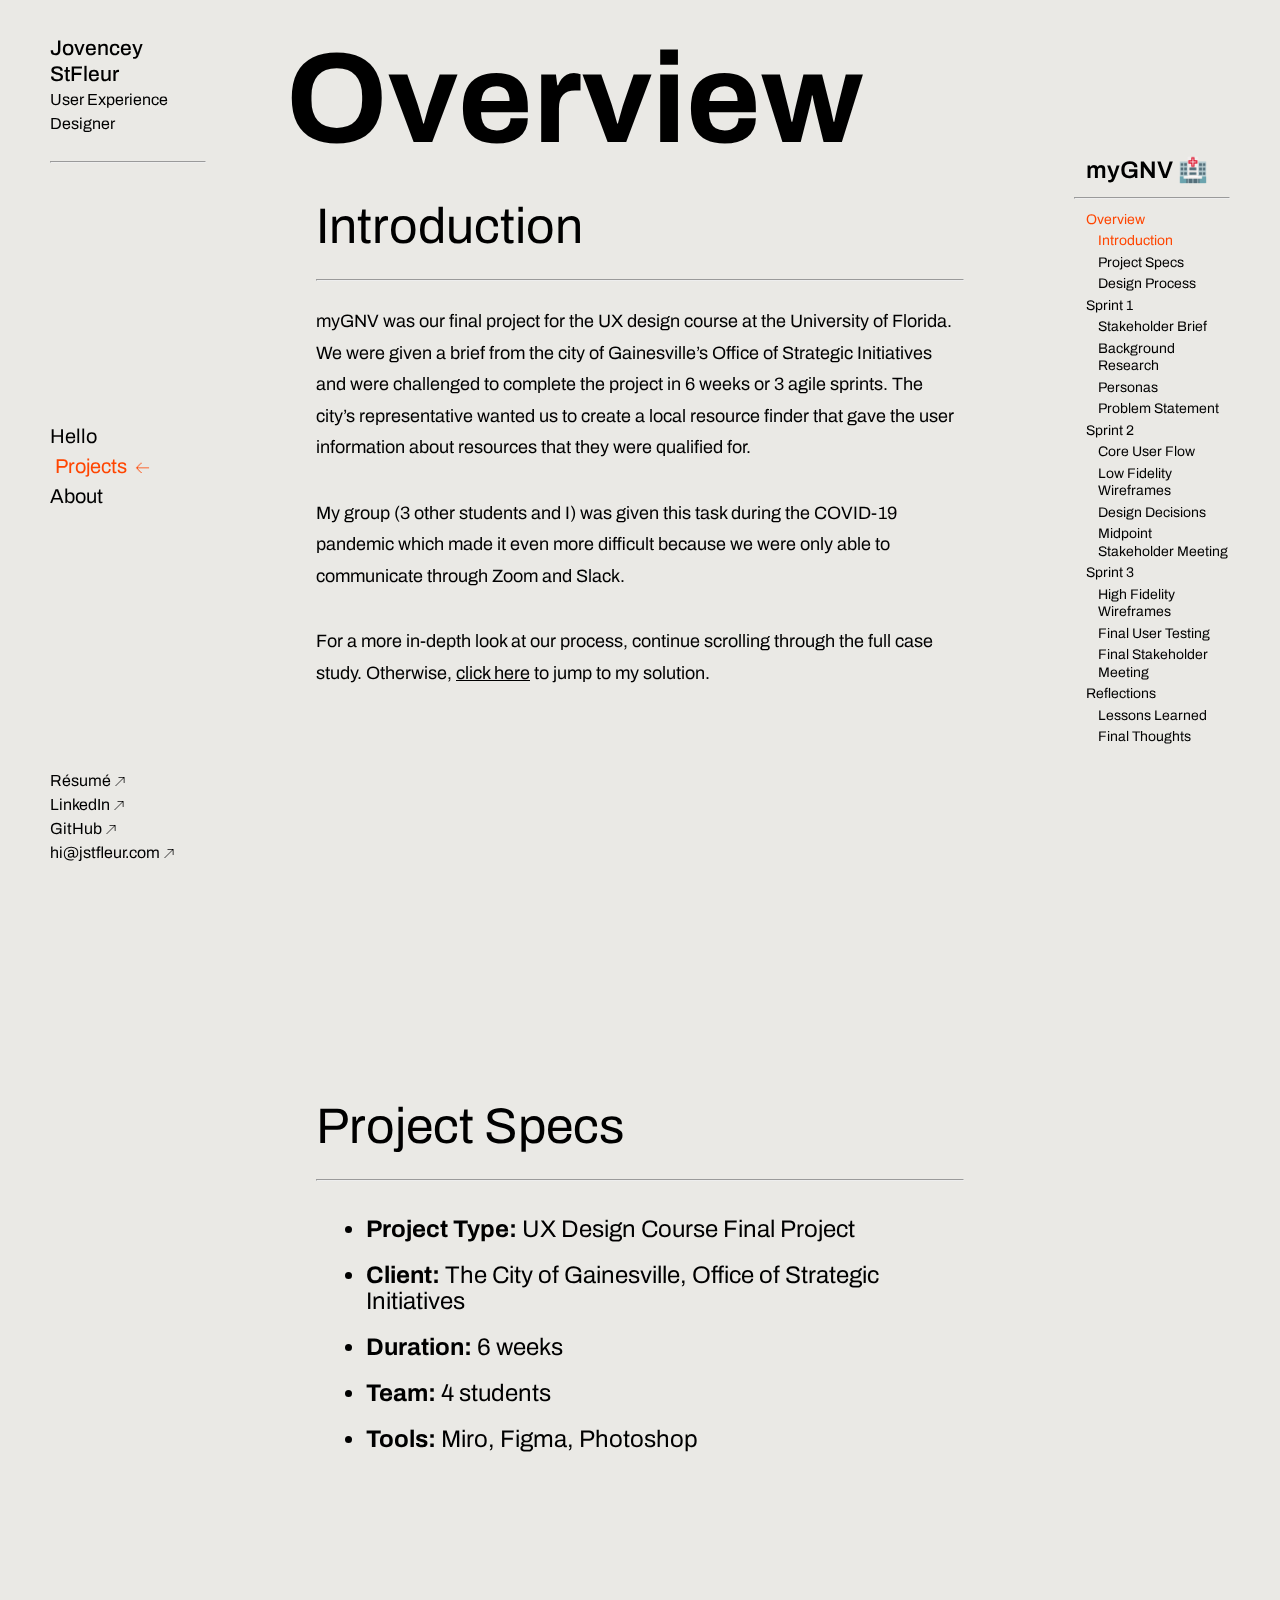
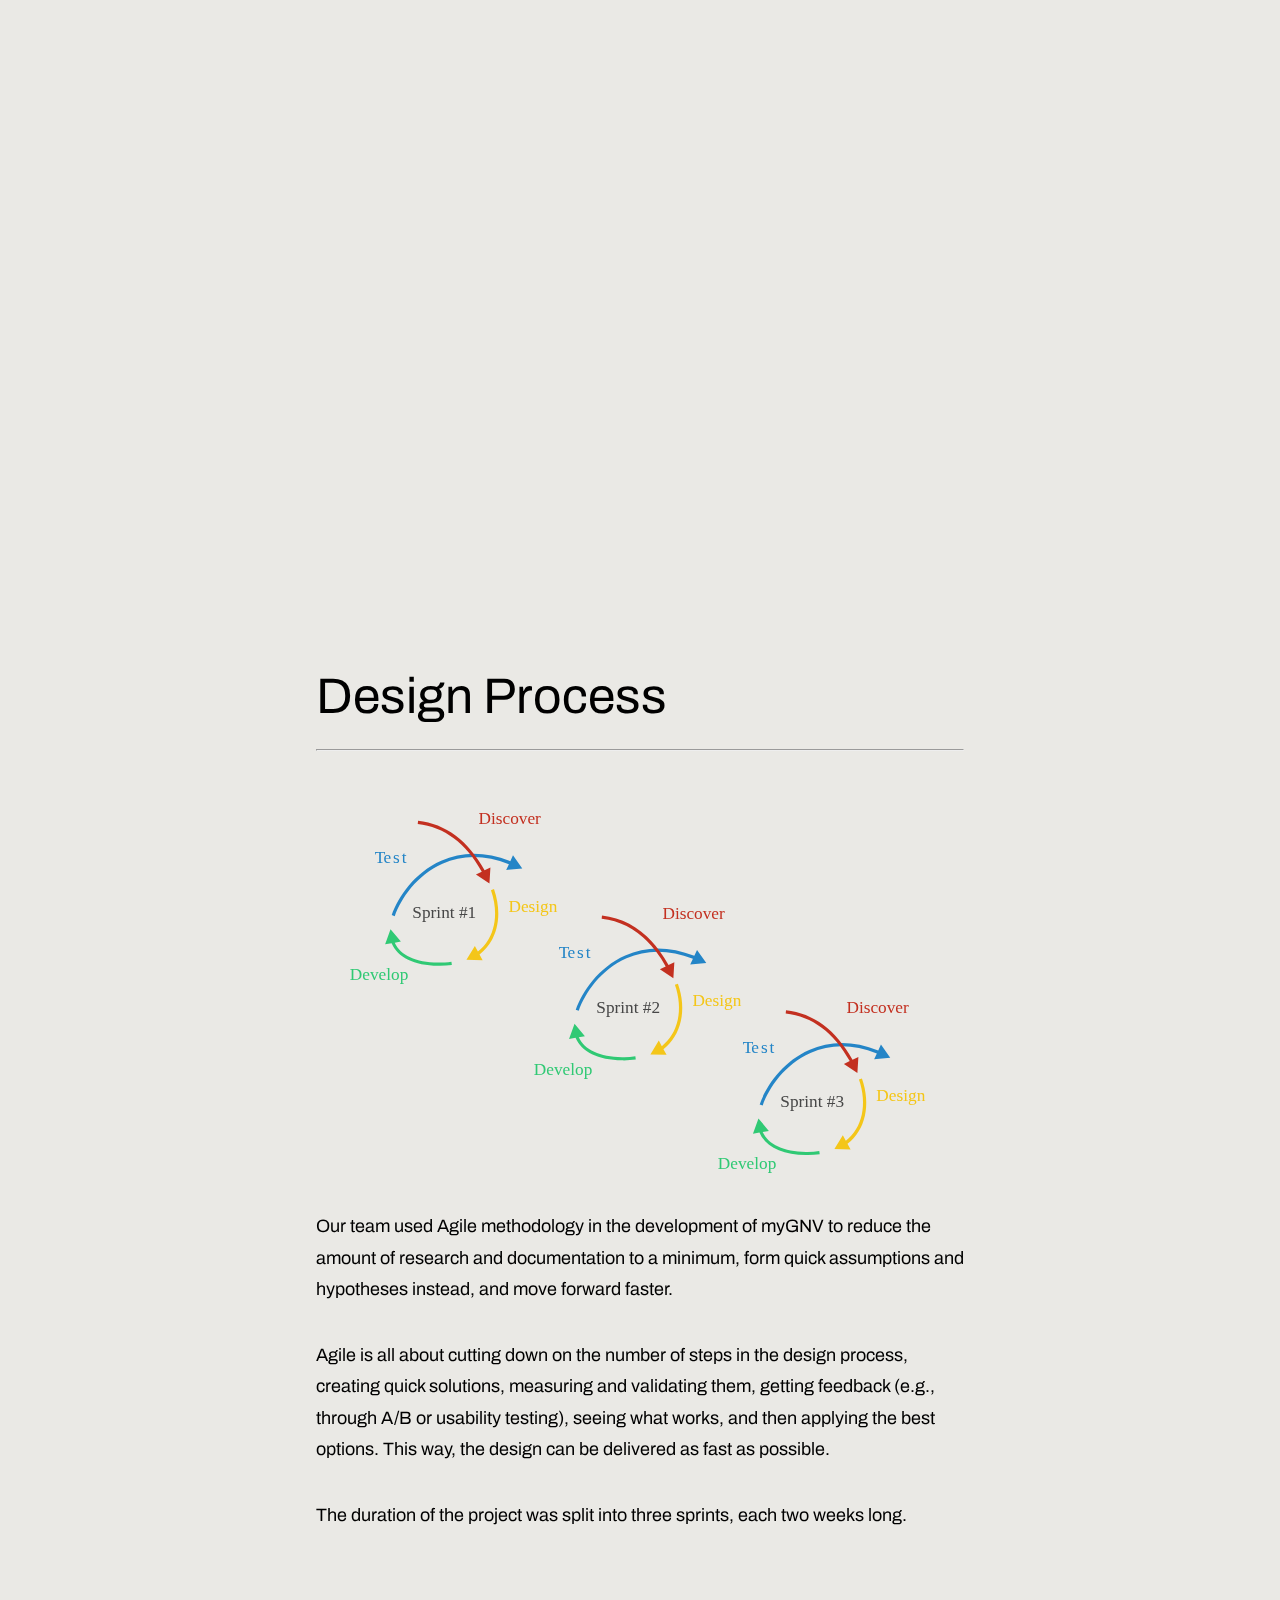
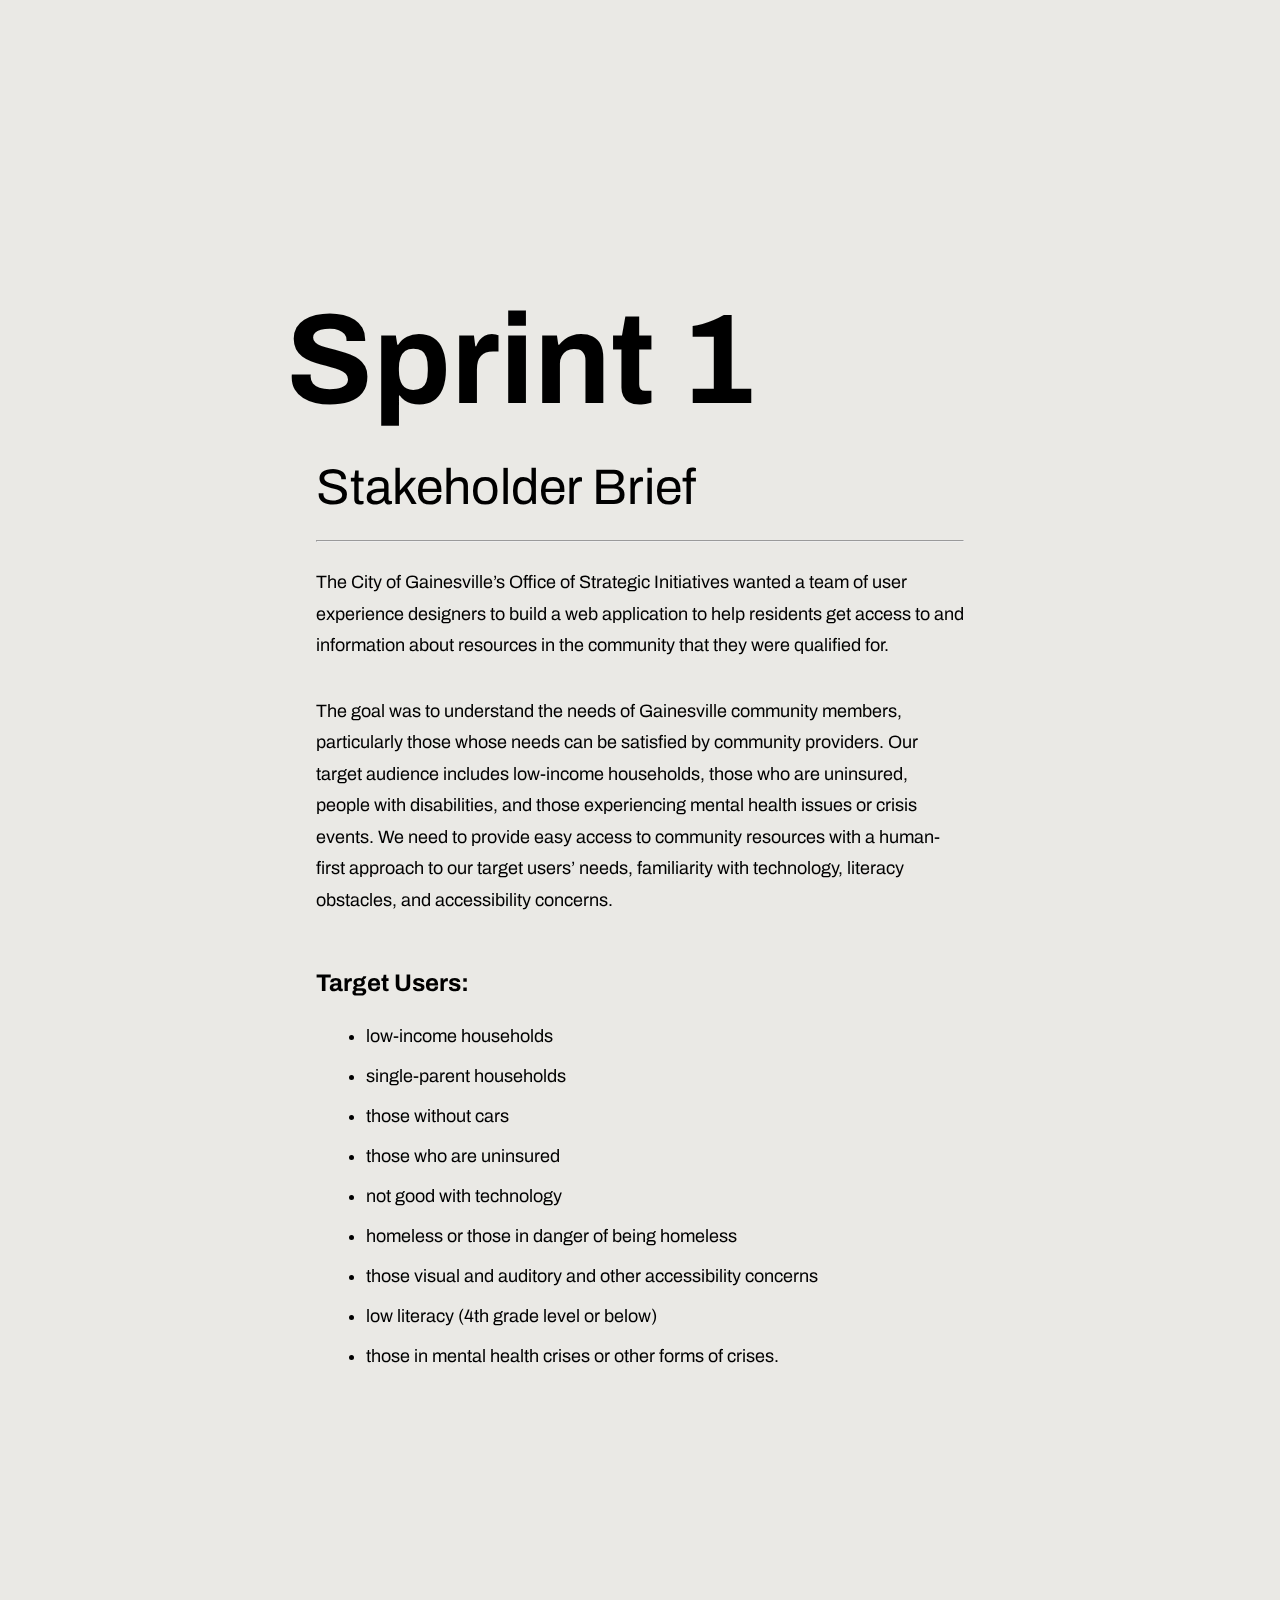
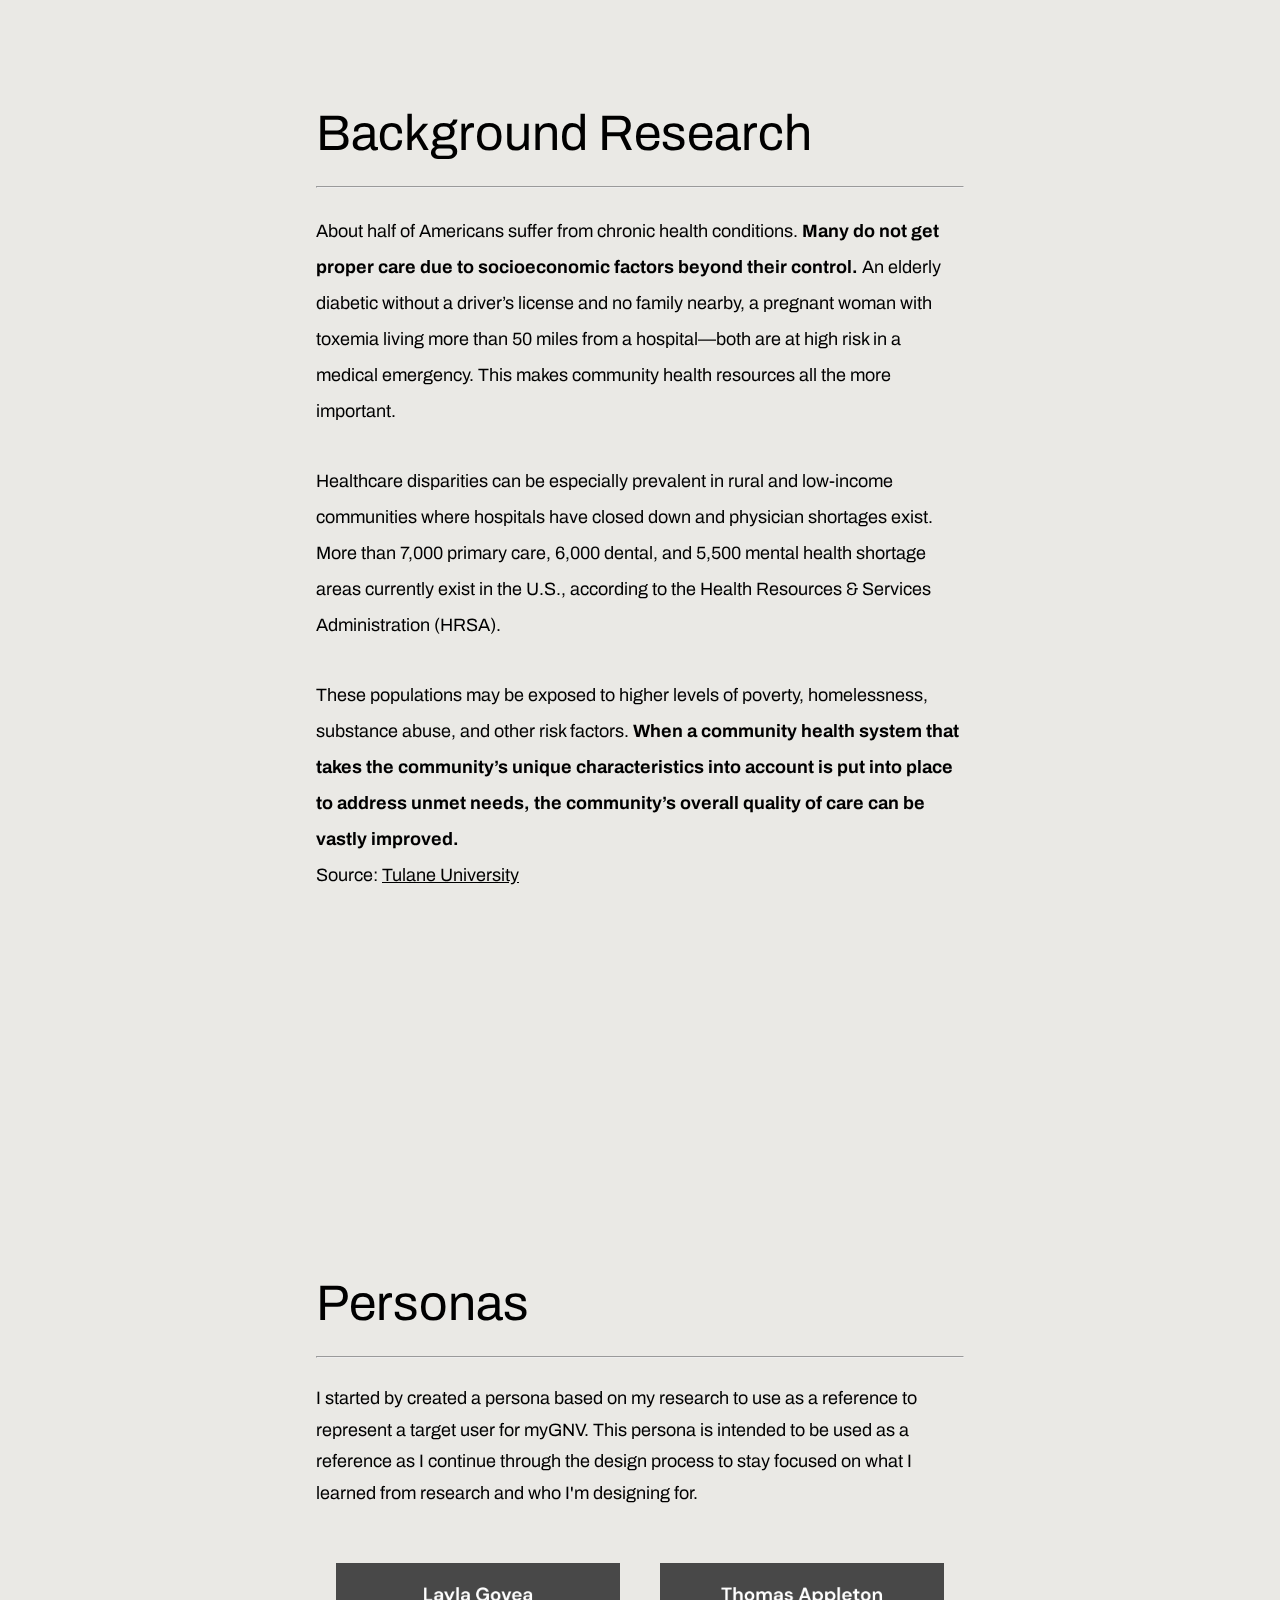
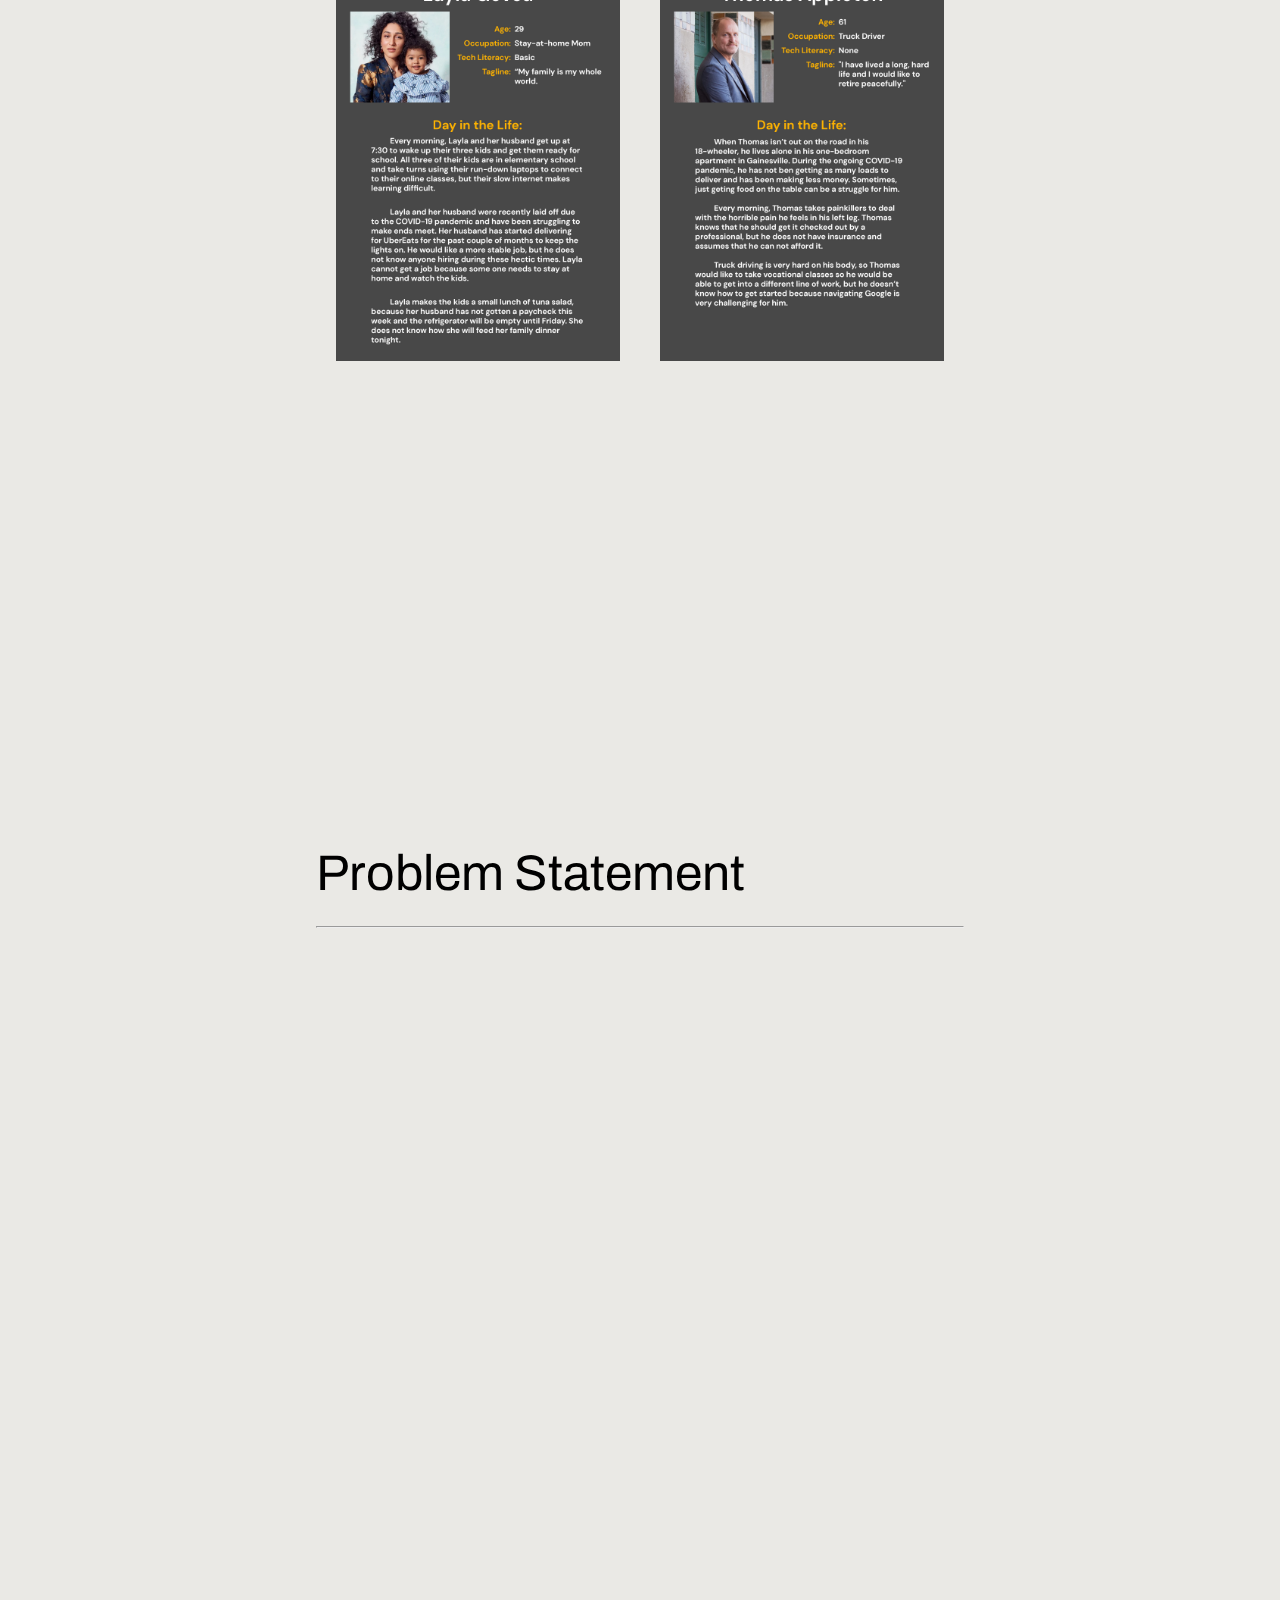
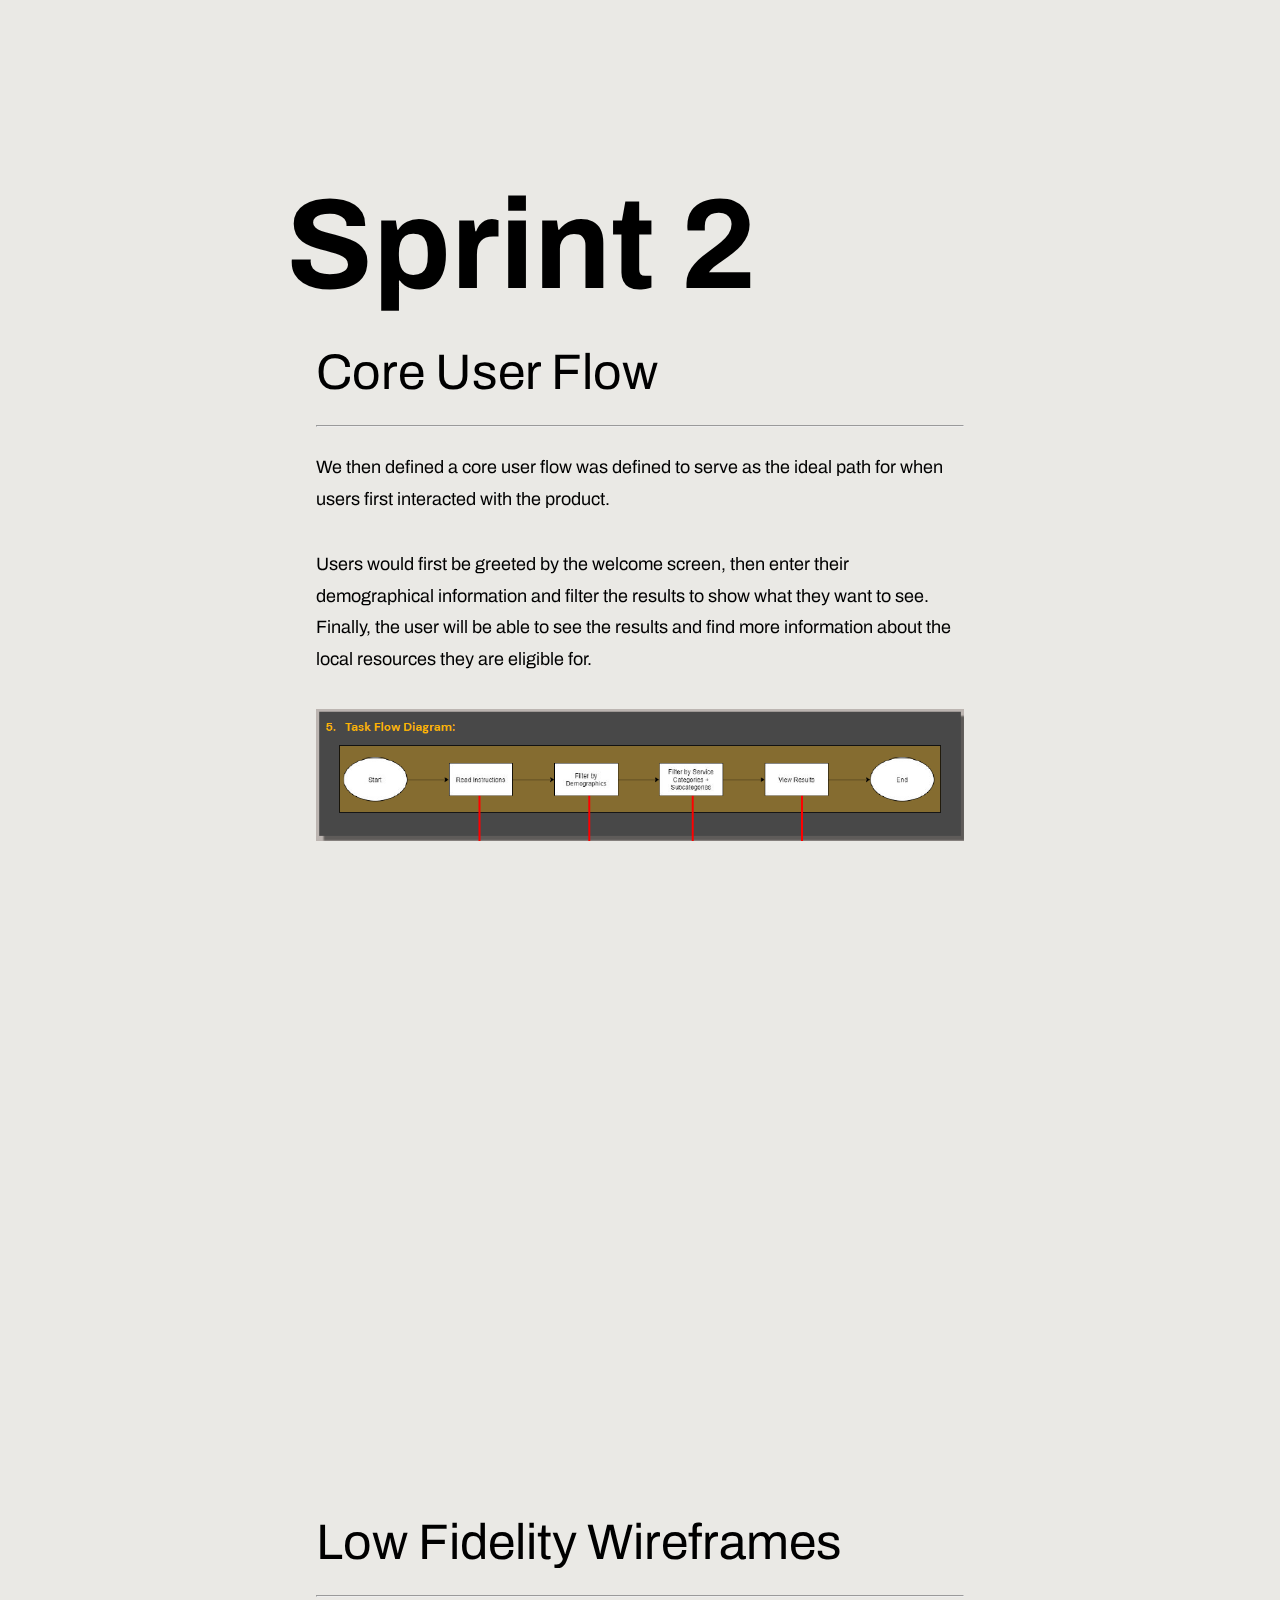
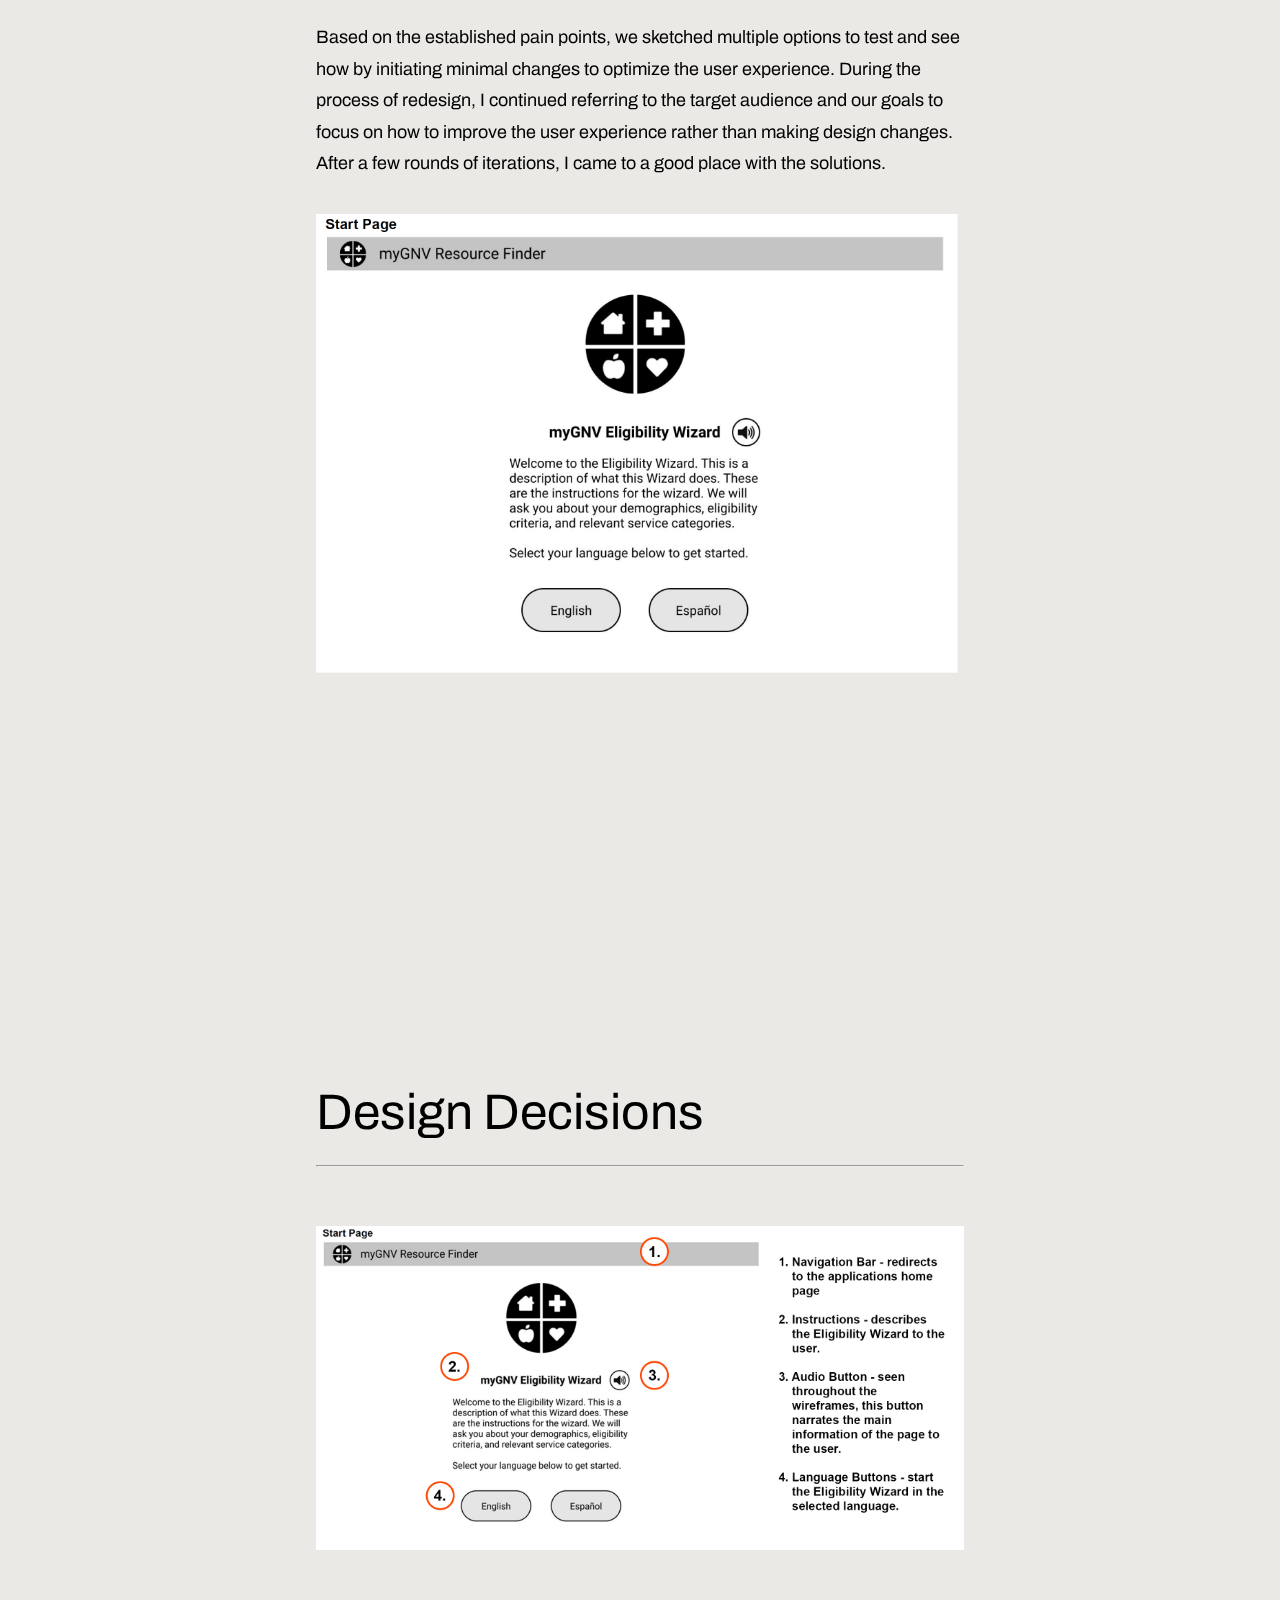
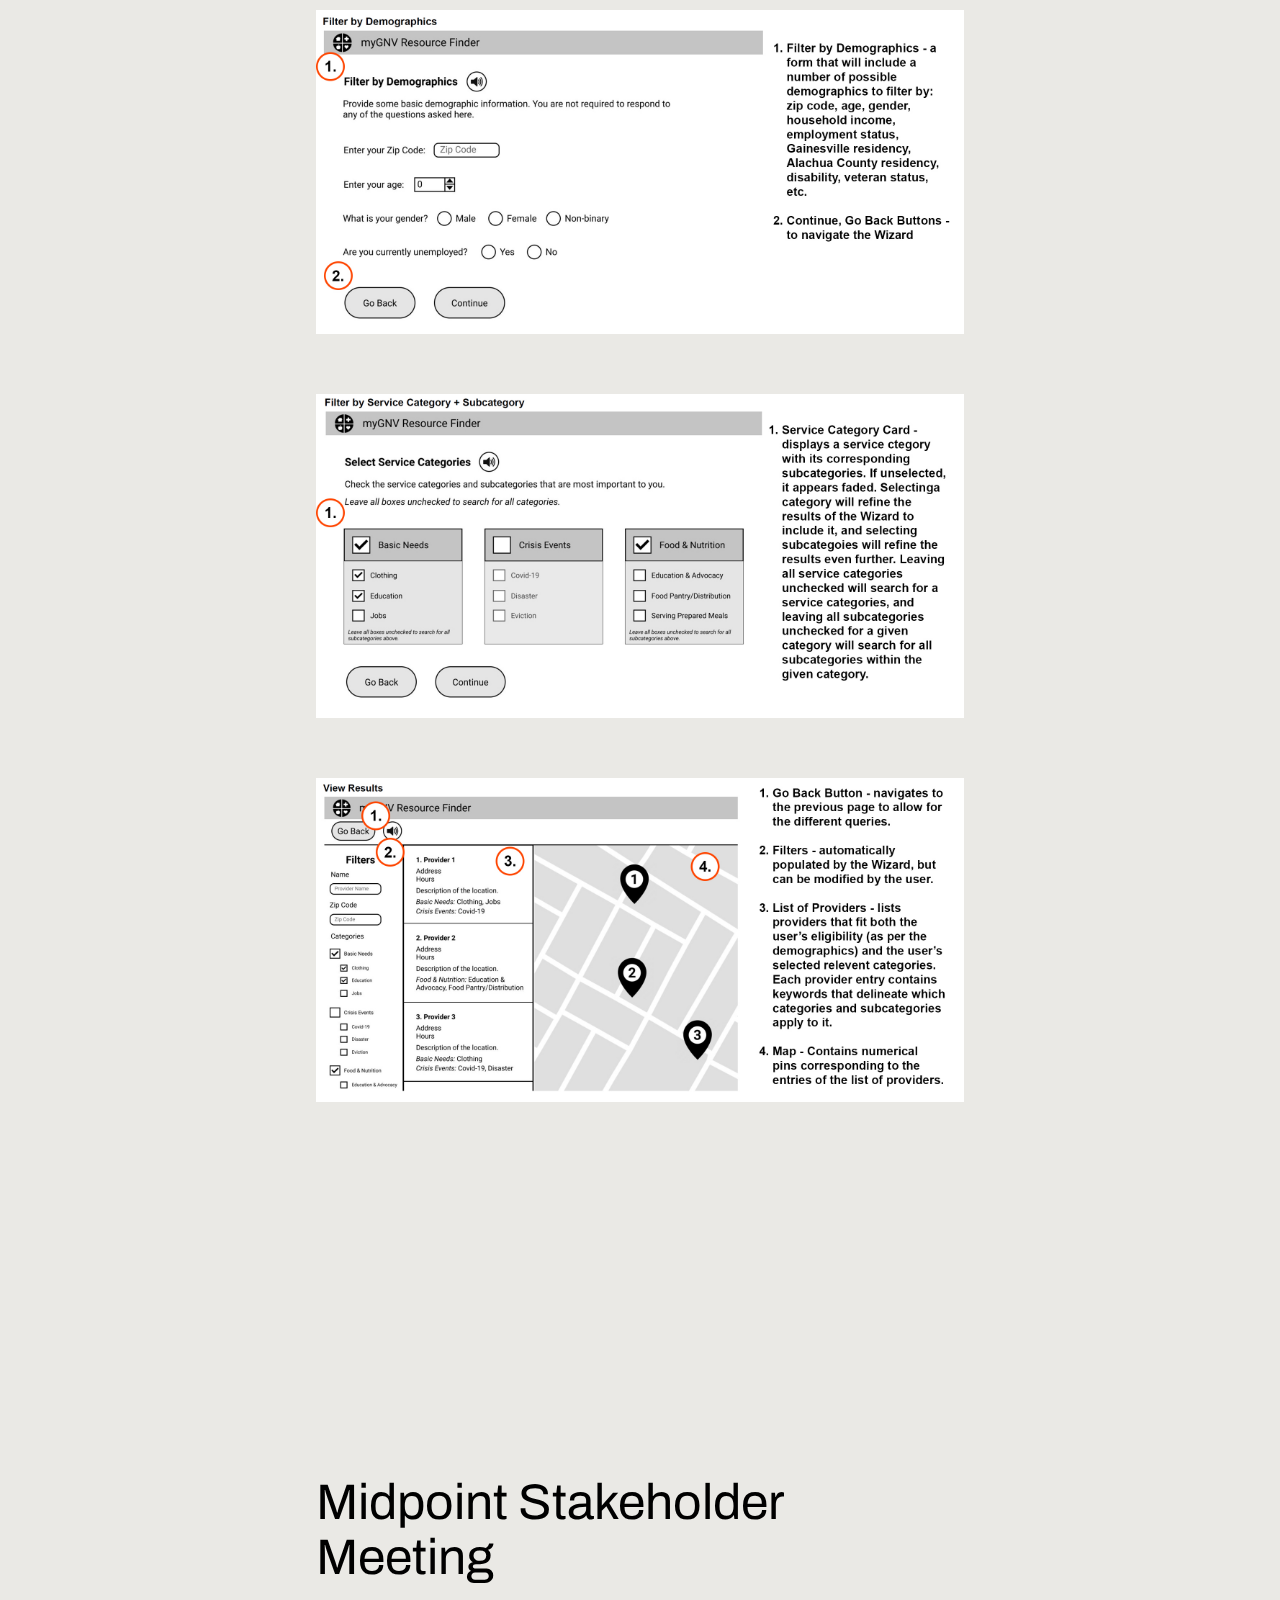
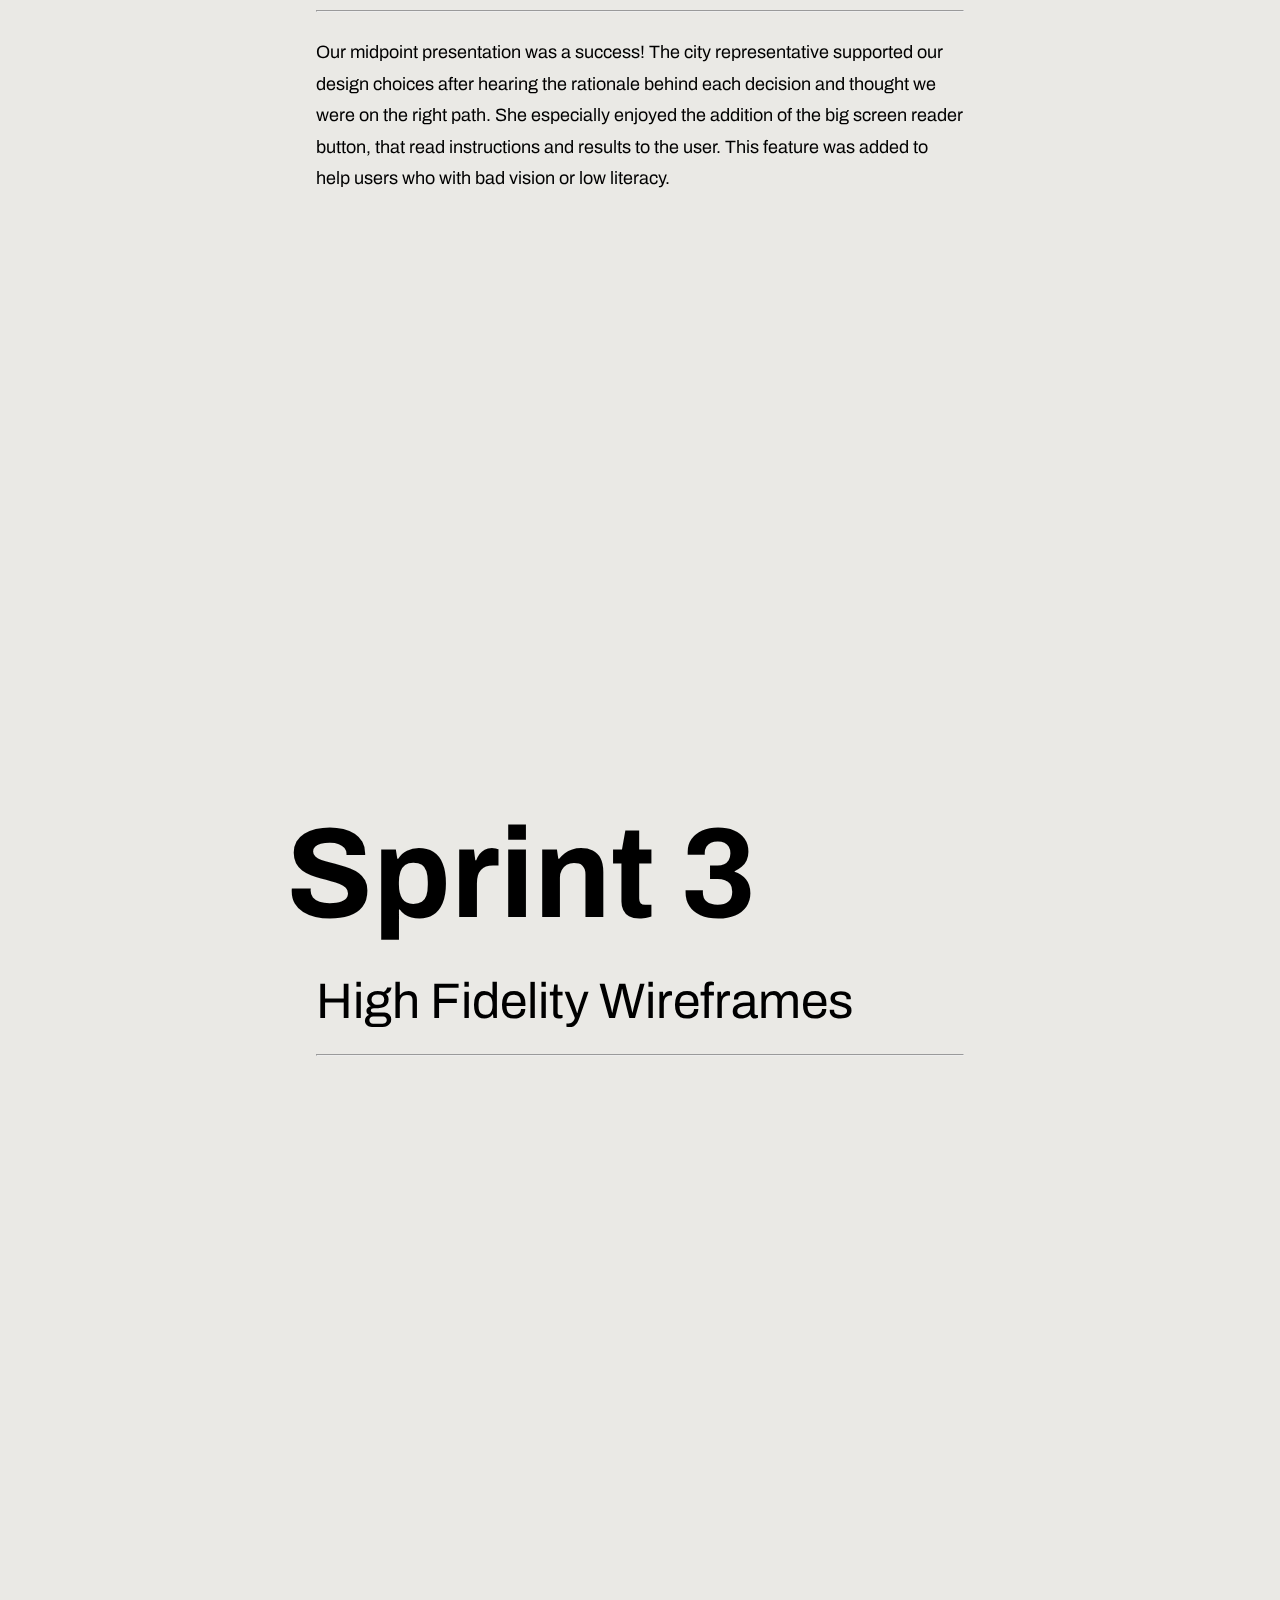
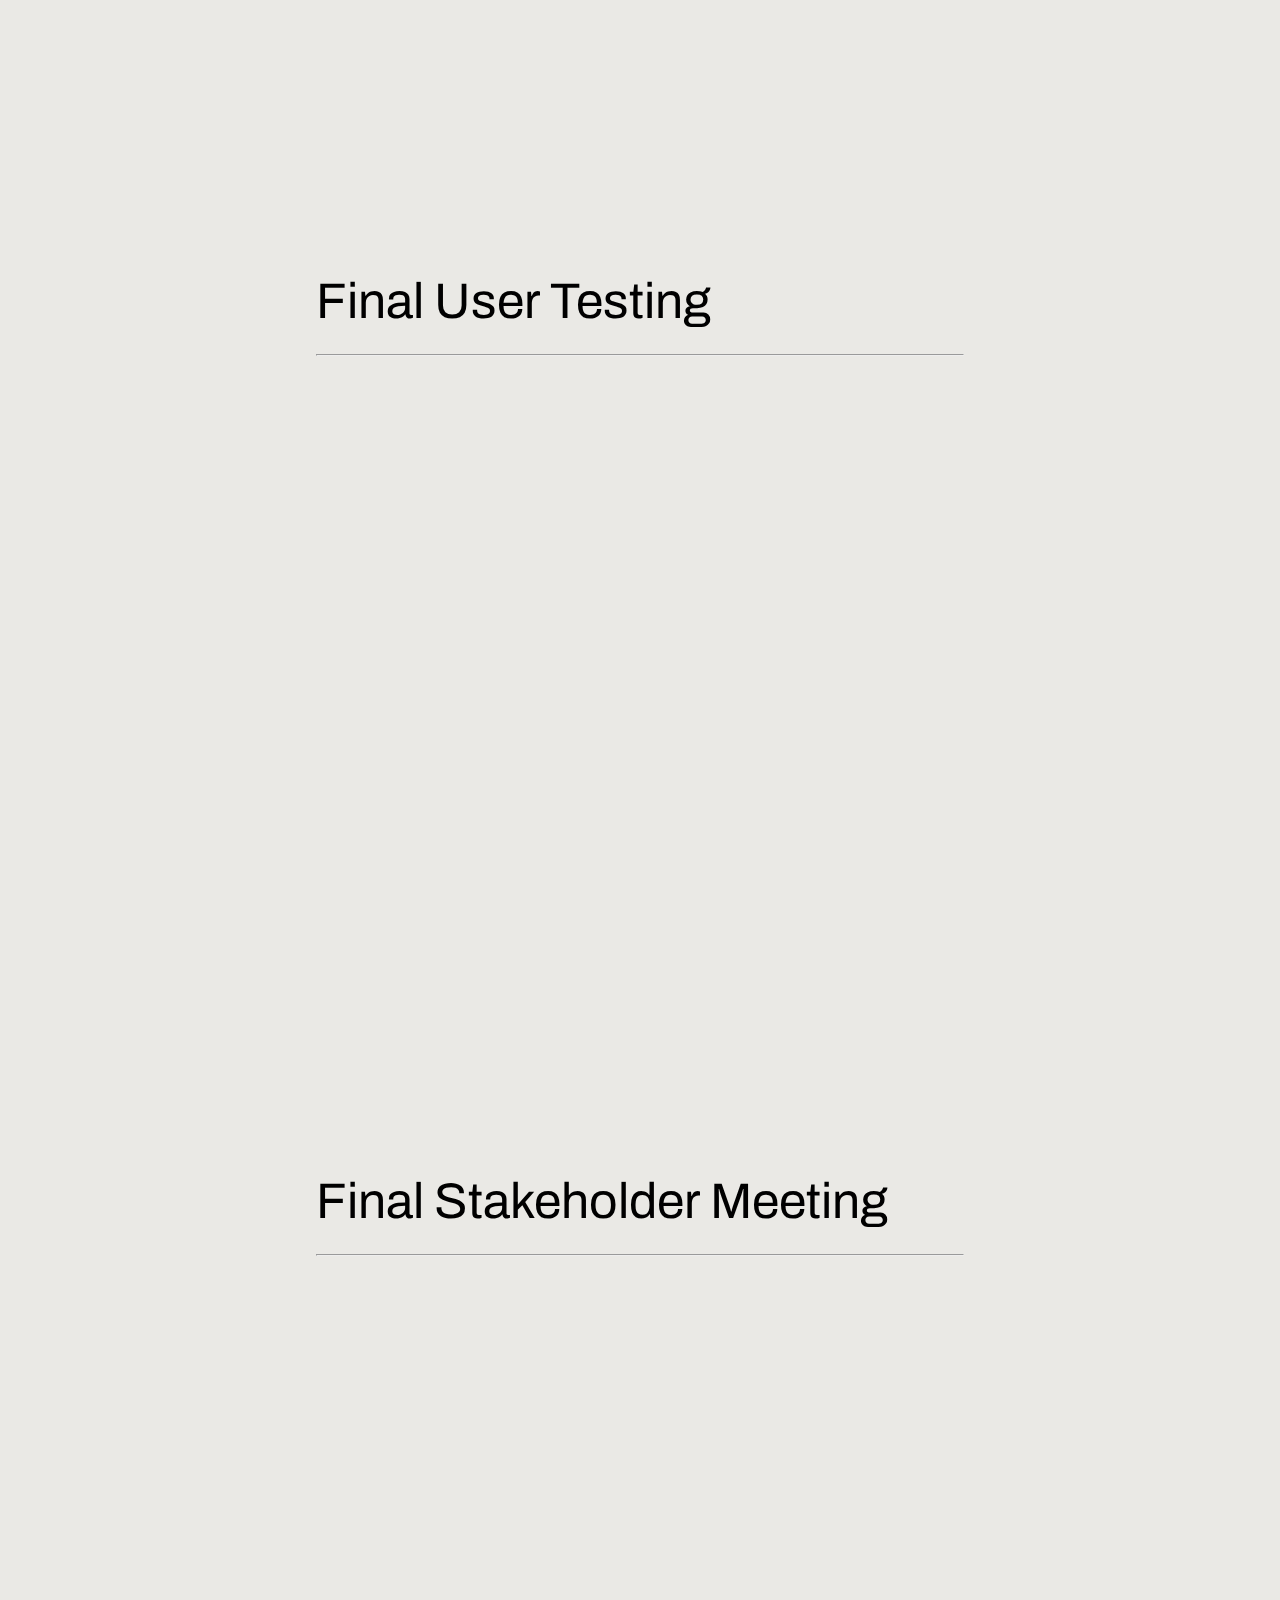
<file: projects/myGNV.html>
<!DOCTYPE html>
<html>
    <head>
        <!-- Global site tag (gtag.js) - Google Analytics -->
        <script async src="https://www.googletagmanager.com/gtag/js?id=G-GCGFXRDD9E"></script>
        <script>
            window.dataLayer = window.dataLayer || [];
            function gtag(){dataLayer.push(arguments);}
            gtag('js', new Date());

            gtag('config', 'G-GCGFXRDD9E');
        </script>

        <title>myGNV | Jovencey StFleur &#9996;&#127998;</title>
        <meta charset="utf-8">
        <meta name="viewport" content="width=device-width, initial-scale=1">
        <link rel="stylesheet" href="../style.css" type="text/css">
        <link rel="icon" href="/assets/favicon.ico">
    </head>


    <body id="myGNV" class="row">
    

        <!-- NOISY BACKGROUND -->
        <div class="noise"></div>

        <div class="sidebar">
            <header>
                <h4>Jovencey StFleur</h3>
                <h5>User Experience Designer</h4>
                <hr>
            </header>

            <nav>
                <ul>
                    <li><a href="../index.html#hello">Hello &nbsp;<span>🡠</span></a></li>
                    <li><a href="../index.html#projects" class="current">Projects &nbsp;<span>🡠</span></a></li>
                    <li><a href="../index.html#about">About &nbsp;<span>🡠</span></a></li>
                </ul>
            </nav>

            <ul class="contact">
                <li><a href="assets/jstfleur_Resume_x.pdf" target="_blank">Résumé <span>🡥</span></a></li>
                <li><a href="https://www.linkedin.com/in/jovencey-stfleur-a1380216b/">LinkedIn <span>🡥</span></a></li>
                <li><a href="https://github.com/jstfleur">GitHub <span>🡥</span></a></li>
                <li><a href="mailto:hi@jstfleur.com">hi@jstfleur.com <span>🡥</span></a> </li>
            </ul>

        </div>

        <main>
            <div class="middle content">



                <section id="overview">
                    <h2>Overview</h2>
                    <!-- <hr> -->
    
                    <section id="introduction">
                        <h3>Introduction</h3>
                        <hr>
                        <p>myGNV was our final project for the UX design course at the University of Florida. We were given a brief from the city of Gainesville’s Office of Strategic Initiatives and were challenged to complete the project in 6 weeks or 3 agile sprints. The city’s representative wanted us to create a local resource finder that gave the user information about resources that they were qualified for. </p>
                        <br><br>
                        <p>My group (3 other students and I) was given this task during the COVID-19 pandemic which made it even more difficult because we were only able to communicate through Zoom and Slack.</p>
                        <br><br>
                        <p>For a more in-depth look at our process, continue scrolling through the full case study. Otherwise, <a href="#high-fidelity">click here</a> to jump to my solution.</p>
                    </section>
    
    
                    <section id="project-specs">
                        <h3>Project Specs</h3>
                        <hr>
                        <ul>
                            <li><strong>Project Type:</strong> UX Design Course Final Project</li>
                            <li><strong>Client:</strong> The City of Gainesville, Office of Strategic Initiatives</li>
                            <li><strong>Duration:</strong> 6 weeks</li>
                            <li><strong>Team:</strong> 4 students</li>
                            <li><strong>Tools:</strong> Miro, Figma, Photoshop</li>
                        </ul>
                    </section>
    
    
                    <section id="design-process">
                        <h3>Design Process</h3>
                        <hr>
                        <img src="../assets/myGNV/agile-sprints-1.svg" alt="agile sprint diagram">
                        <p>Our team used Agile methodology in the development of myGNV to reduce the amount of research and documentation to a minimum, form quick assumptions and hypotheses instead, and move forward faster.</p>
                        <br><br>
                        <p>Agile is all about cutting down on the number of steps in the design process, creating quick solutions, measuring and validating them, getting feedback (e.g., through A/B or usability testing), seeing what works, and then applying the best options. This way, the design can be delivered as fast as possible.</p>
                        <br><br>
                        <p>The duration of the project was split into three sprints, each two weeks long.</p>
                    </section>
                </section>







                <section id="sprint-1">
                    <h2>Sprint 1</h2>
                    <!-- <hr> -->
                    <section id="stakeholder-brief">
                        <h3>Stakeholder Brief</h3>
                        <hr>
                        <p>The City of Gainesville’s Office of Strategic Initiatives wanted a team of user experience designers to build a web application to help residents get access to and information about resources in the community that they were qualified for.</p>
                        <br><br>
                        <p>The goal was to understand the needs of Gainesville community members, particularly those whose needs can be satisfied by community providers. Our target audience includes low-income households, those who are uninsured, people with disabilities, and those experiencing mental health issues or crisis events. We need to provide easy access to community resources with a human-first approach to our target users’ needs, familiarity with technology, literacy obstacles, and accessibility concerns.</p>
                        <br><br>
                        <h6>Target Users:</h6>
                        <ul>
                            <li>low-income households</li>
                            <li>single-parent households</li>
                            <li>those without cars</li>
                            <li>those who are uninsured</li>
                            <li>not good with technology</li>
                            <li>homeless or those in danger of being homeless</li>
                            <li>those visual and auditory and other accessibility concerns</li>
                            <li>low literacy (4th grade level or below)</li>
                            <li>those in mental health crises or other forms of crises.</li>
                        </ul>
                    </section>
    
    
                    <section id="background-research">
                        <h3>Background Research</h3>
                        <hr>
                        <p>About half of Americans suffer from chronic health conditions. <b>Many do not get proper care due to socioeconomic factors beyond their control.</b> An elderly diabetic without a driver’s license and no family nearby, a pregnant woman with toxemia living more than 50 miles from a hospital—both are at high risk in a medical emergency. This makes community health resources all the more important.</p>
                        <br><br>
                        <p>Healthcare disparities can be especially prevalent in rural and low-income communities where hospitals have closed down and physician shortages exist. More than 7,000 primary care, 6,000 dental, and 5,500 mental health shortage areas currently exist in the U.S., according to the Health Resources & Services Administration (HRSA).</p>
                        <br><br>
                        <p>These populations may be exposed to higher levels of poverty, homelessness, substance abuse, and other risk factors. <b>When a community health system that takes the community’s unique characteristics into account is put into place to address unmet needs, the community’s overall quality of care can be vastly improved.</b></p>
                        <p>Source: <u><a href="https://publichealth.tulane.edu/blog/why-community-health-is-important-for-public-health/">Tulane University</a></u></p>
                        
                    </section>

                    <section id="personas">
                        <h3>Personas</h3>
                        <hr>
                        <p>I started by created a persona based on my research to use as a reference to represent a target user for myGNV. This persona is intended to be used as a reference as I continue through the design process to stay focused on what I learned from research and who I'm designing for.</p>
                        <br><br>
                        <div class="row">
                            <div class="left">
                                <img src="../assets/myGNV/persona uno.jpg" alt="persona one">
                            </div>
                            <div class="right">
                                <img src="../assets/myGNV/persona dos.jpg" alt="persona two">
                            </div>
                        </div>

                    </section>

                    <section id="problem-statement">
                        <h3>Problem Statement</h3>
                        <hr>
                        
                    </section>
    
                </section>





                <section id="sprint-2">
                    <h2>Sprint 2</h2>
                    <!-- <hr> -->
    
                    <section id="core-user-flow">
                        <h3>Core User Flow</h3>
                        <hr>
                        <p>We then defined a core user flow was defined to serve as the ideal path for when users first interacted with the product.</p>
                        <br><br>
                        <p>Users would first be greeted by the welcome screen, then enter their demographical information and filter the results to show what they want to see. Finally, the user will be able to see the results and find more information about the local resources they are eligible for.</p>
                        <br><br>
                        <img src="../assets/myGNV/task-flow.png" alt="task flow diagram">
                        
                    </section>

                    <section id="lo-fi-wireframes">
                        <h3>Low Fidelity Wireframes</h3>
                        <hr>
                        <p>
                            Based on the established pain points, we sketched multiple options to test and see how by initiating minimal changes to optimize the user experience. During the process of redesign, I continued referring to the target audience and our goals to focus on how to improve the user experience rather than making design changes. After a few rounds of iterations, I came to a good place with the solutions. 
                        </p>
                        <br>
                        <br>
                        <img src="../assets/myGNV/lofi-gif.gif" alt="low fidelity wireframe gif">
                        
                    </section>

                    <section id="design-decisions">
                        <h3>Design Decisions</h3>
                        <hr>
                        <br><br>
                        <img src="../assets/myGNV/lofibeats1.jpg" alt="low fidelity wireframe 1">
                        <br><br>
                        <img src="../assets/myGNV/lofibeats2.jpg" alt="low fidelity wireframe 2">
                        <br><br>
                        <img src="../assets/myGNV/lofibeats3.jpg" alt="low fidelity wireframe 3">
                        <br><br>
                        <img src="../assets/myGNV/lofibeats4.jpg" alt="low fidelity wireframe 4">
                        
                    </section>

                    <section id="midpoint">
                        <h3>Midpoint Stakeholder Meeting</h3>
                        <hr>
                        <p>
                            Our midpoint presentation was a success! The city representative supported our design choices after hearing the rationale behind each decision and thought we were on the right path. She especially enjoyed the addition of the big screen reader button, that read instructions and results to the user. This feature was added to help users who with bad vision or low literacy.
                        </p>
                        
                    </section>
    
                </section>







                <section id="sprint-3">
                    <h2>Sprint 3</h2>
                    <!-- <hr> -->
    
                    <section id="high-fidelity">
                        <h3>High Fidelity Wireframes</h3>
                        <hr>
                        
                    </section>
    
                    <section id="final-user-testing">
                        <h3>Final User Testing</h3>
                        <hr>
                        
                    </section>
    
                    <section id="final-stakeholder-meeting">
                        <h3>Final Stakeholder Meeting</h3>
                        <hr>
                        
                    </section>
    
                </section>



                <section id="reflections">
                    <h2>Reflections</h2>
                    <!-- <hr> -->
    
                    <section id="lessons-learned">
                        <h3>Lessons Learned</h3>
                        <hr>
                        <p>
                            <strong>User interviews are critical!</strong>
                            <br>
                            Our team conducted user interviews over Zoom and were surprised by the results we collected. As four college students, we were blinded by our privilege and didn’t take many things into account, including literacy levels, visual impairments, and access to internet. 
                        </p>
                        <br><br>
                        <p>
                            <strong>Designing as a team requires frequent communication!</strong>
                            <br>
                            We were given this task in the middle of the COVID-19 pandemic, which meant that we were only able to communicate with each other over Zoom and Slack. To stay on top of our workload during sprints, we quickly realized that we need to have team meetings a couple times a week and complete our parts of the projects early so they could be passed off to the next. 
                        </p>
                    </section>
    
                    <section id="final-thoughts">
                        <h3>Final Thoughts</h3>
                        <hr>
                        <p>While the project didn’t end up getting picked up for development, it was still a lot of fun working as a team on this project. If we were to continue working on the project, I would like to create a full clickable prototype. I would, also, love to see the project come to life and see it’s impact on the community but hey… you win some and you lose some.</p>
                        <br><br>
                        <p>Overall, this was my first time working with a shareholder on a UX assignment and I enjoyed the experience! Also, it was very eye opening talking to members of the community and realizing how inaccessible most products are for them and learning what our team could do to remedy that.</p>
                        <br><br>
                        <img src="../assets/enDAOment/take it sleazy.gif" alt="take it sleazy">
                    </section>
    
    
                </section>
            </div>

            <div class="sidebar2 right">
                <nav class="section-nav">
                    <ol>
                        <li style="font-size: x-large; font-weight: 600;"><a href="#top">myGNV &#127973;</a></li>
                        <hr>
                        <li><a href="#overview">Overview</a>
                            <ul>
                                <li><a href="#introduction">Introduction</a></li>
                                <li><a href="#project-specs">Project Specs</a></li>
                                <li><a href="#design-process">Design Process</a></li>
                            </ul>
                        </li>
    
                        <li><a href="#sprint-1">Sprint 1</a>
                            <ul>
                                <li><a href="#stakeholder-brief">Stakeholder Brief</a></li>
                                <li><a href="#background-research">Background Research</a></li>
                                <li><a href="#personas">Personas</a></li>
                                <li><a href="#problem-statement">Problem Statement</a></li>

                            </ul>
                        </li>
    
    
                        <li><a href="#sprint-2">Sprint 2</a>
                            <ul>
                                <li><a href="#core-user-flow">Core User Flow</a></li>
                                <li><a href="#lo-fi-wireframes">Low Fidelity Wireframes</a></li>
                                <li><a href="#design-decisions">Design Decisions</a></li>
                                <li><a href="#midpoint">Midpoint Stakeholder Meeting</a></li>
                            </ul>
                        </li>
    
                        <li><a href="#sprint-3">Sprint 3</a>
                            <ul>
                                <li><a href="#high-fidelity">High Fidelity Wireframes</a></li>
                                <li><a href="#final-user-testing">Final User Testing</a></li>
                                <li><a href="#final-stakeholder-meeting">Final Stakeholder Meeting</a></li>
                            </ul>
                        </li>
    
                        <li><a href="#reflections">Reflections</a>
                            <ul>
                                <li><a href="#lessons-learned">Lessons Learned</a></li>
                                <li><a href="#final-thoughts">Final Thoughts</a></li>
                            </ul>
                        </li>
                    </ol>
                </nav>
            </div>
        </main>



        <script src="../js/script.js"></script>
        <script src="../js/script-projectpage.js"></script>

    </body>
</html>
</file>
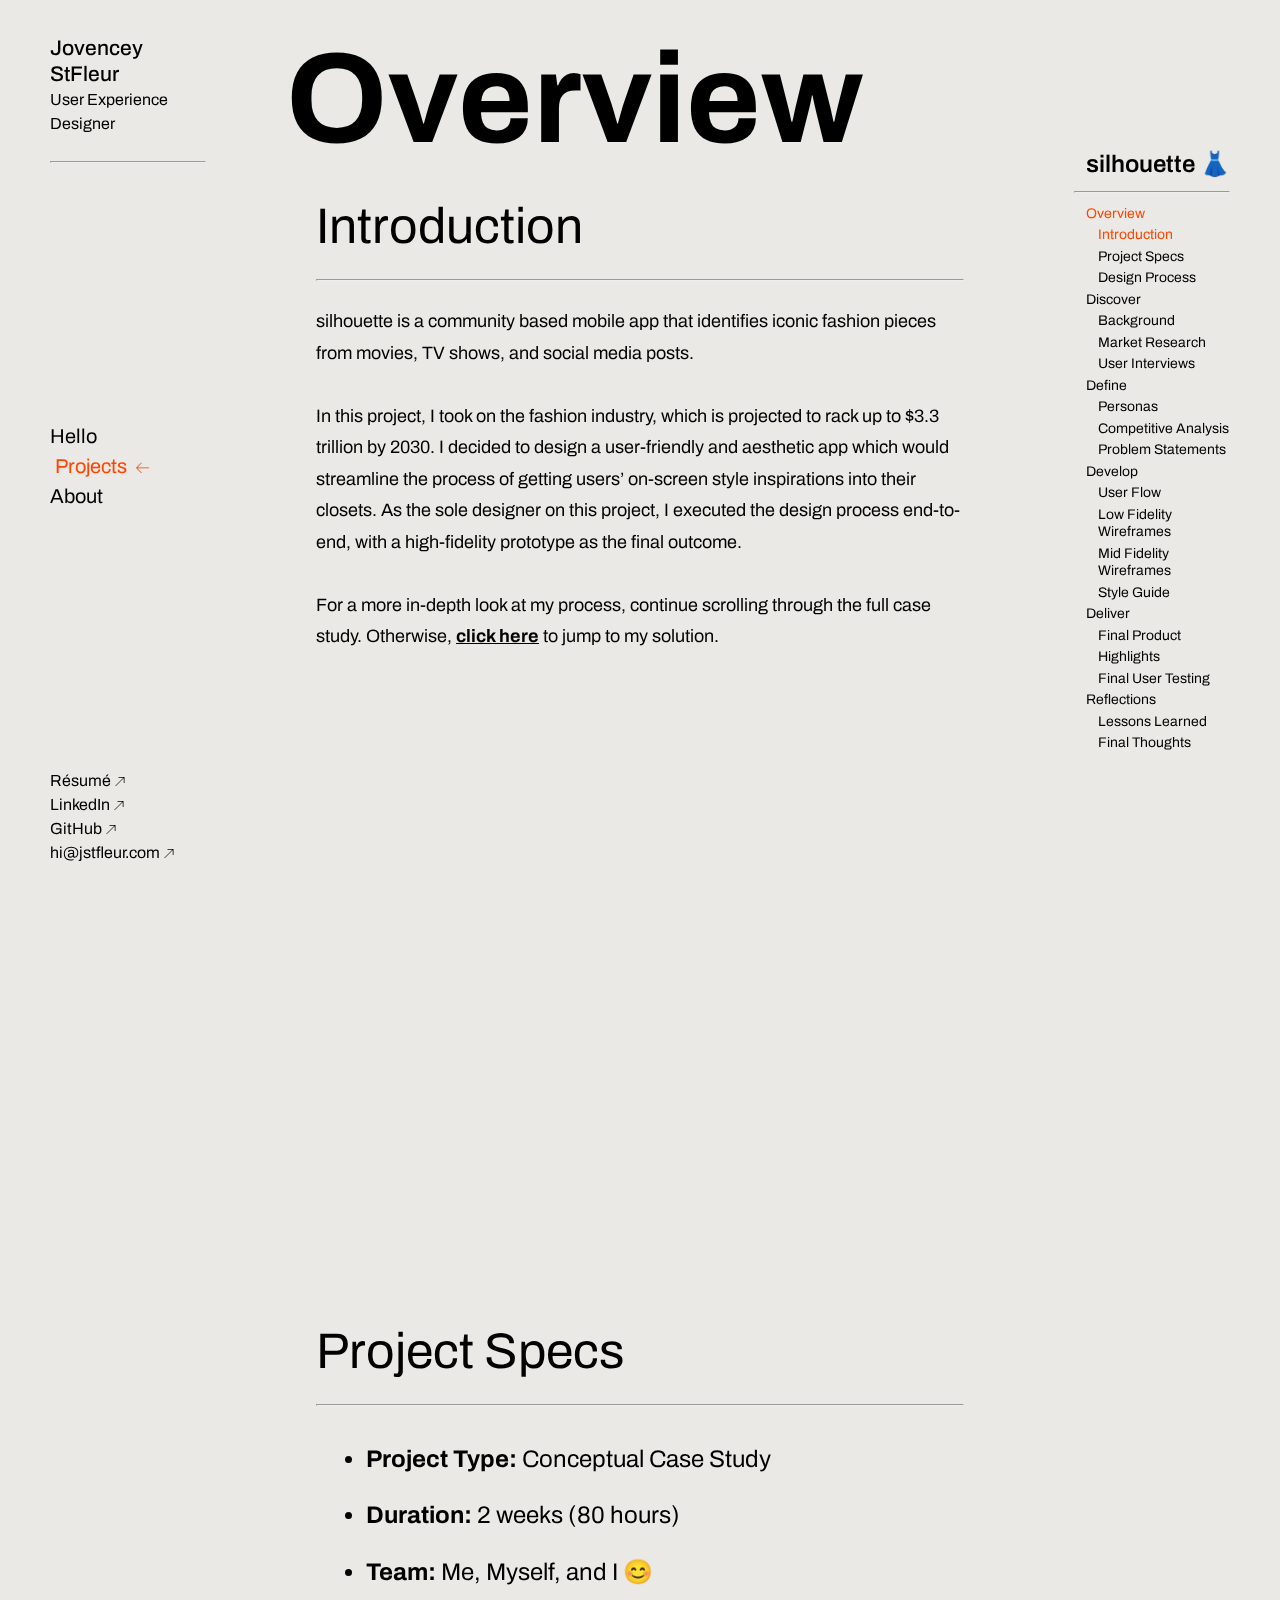
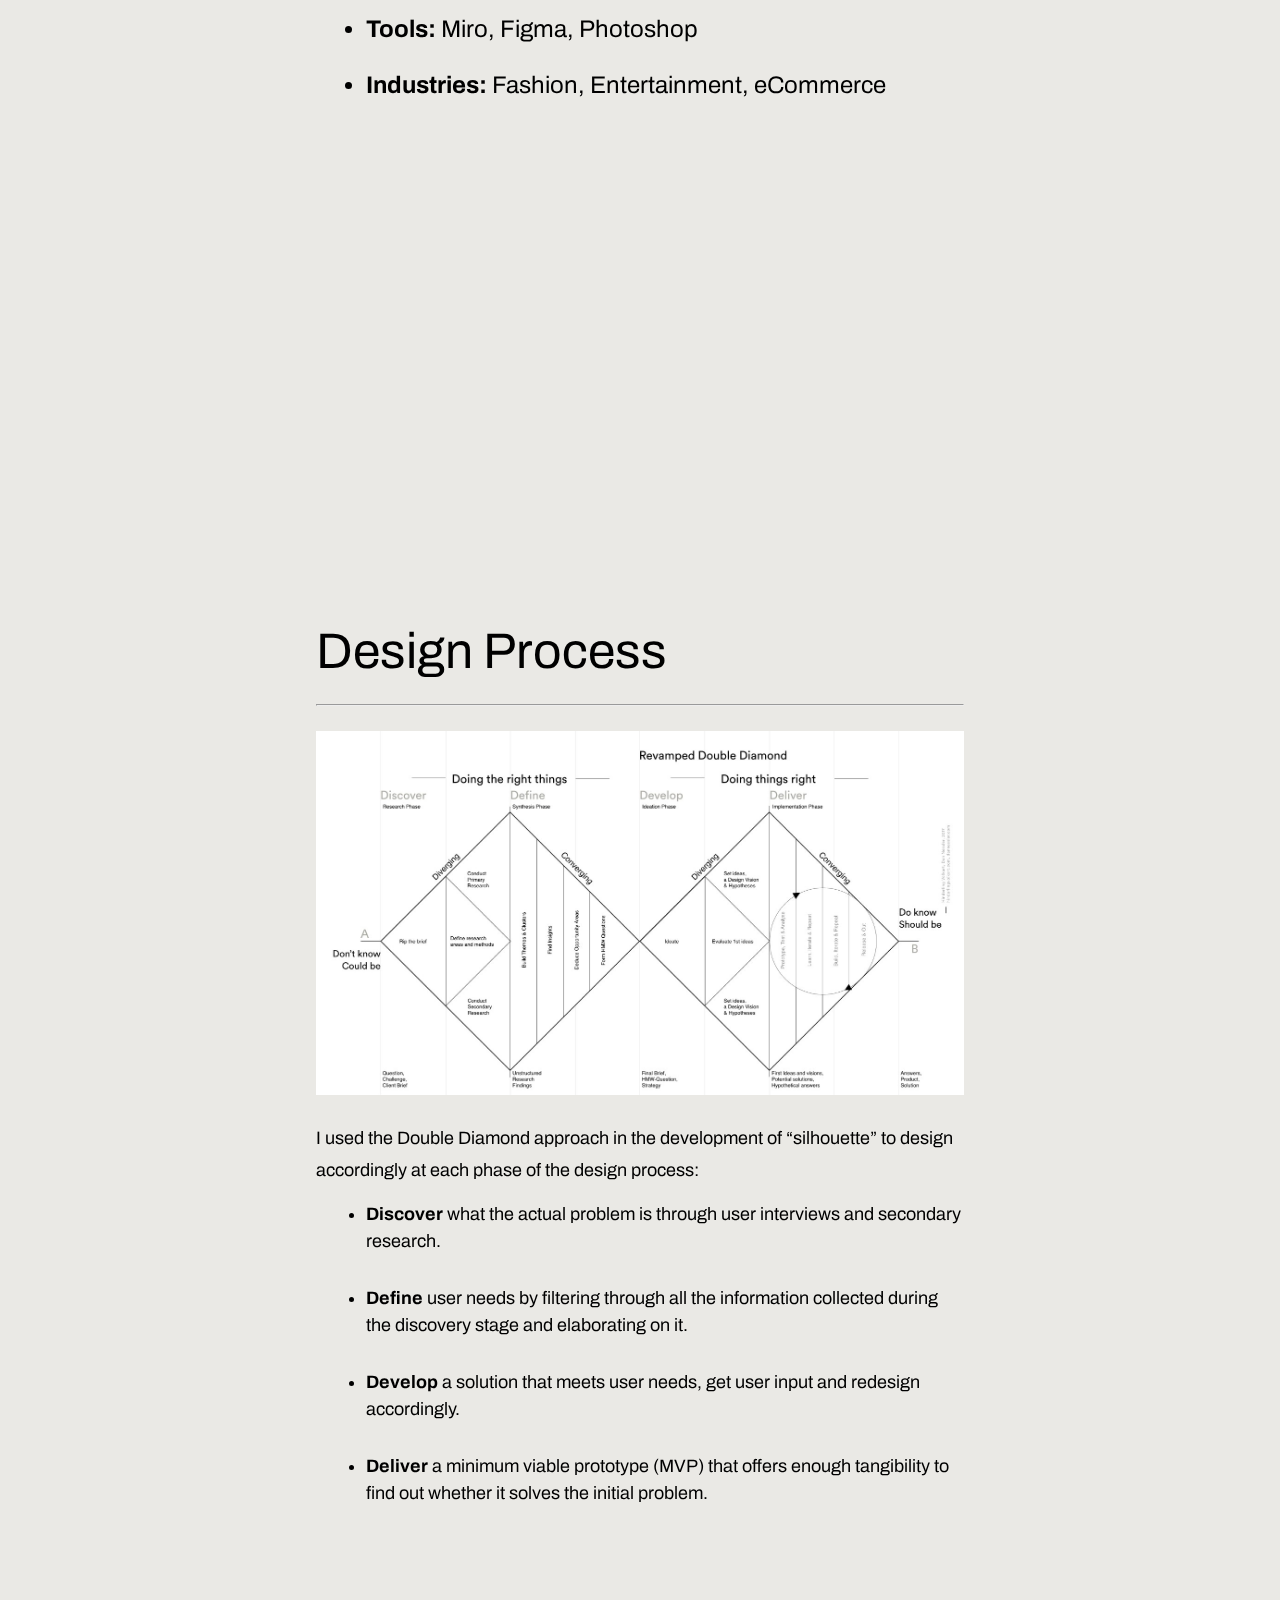
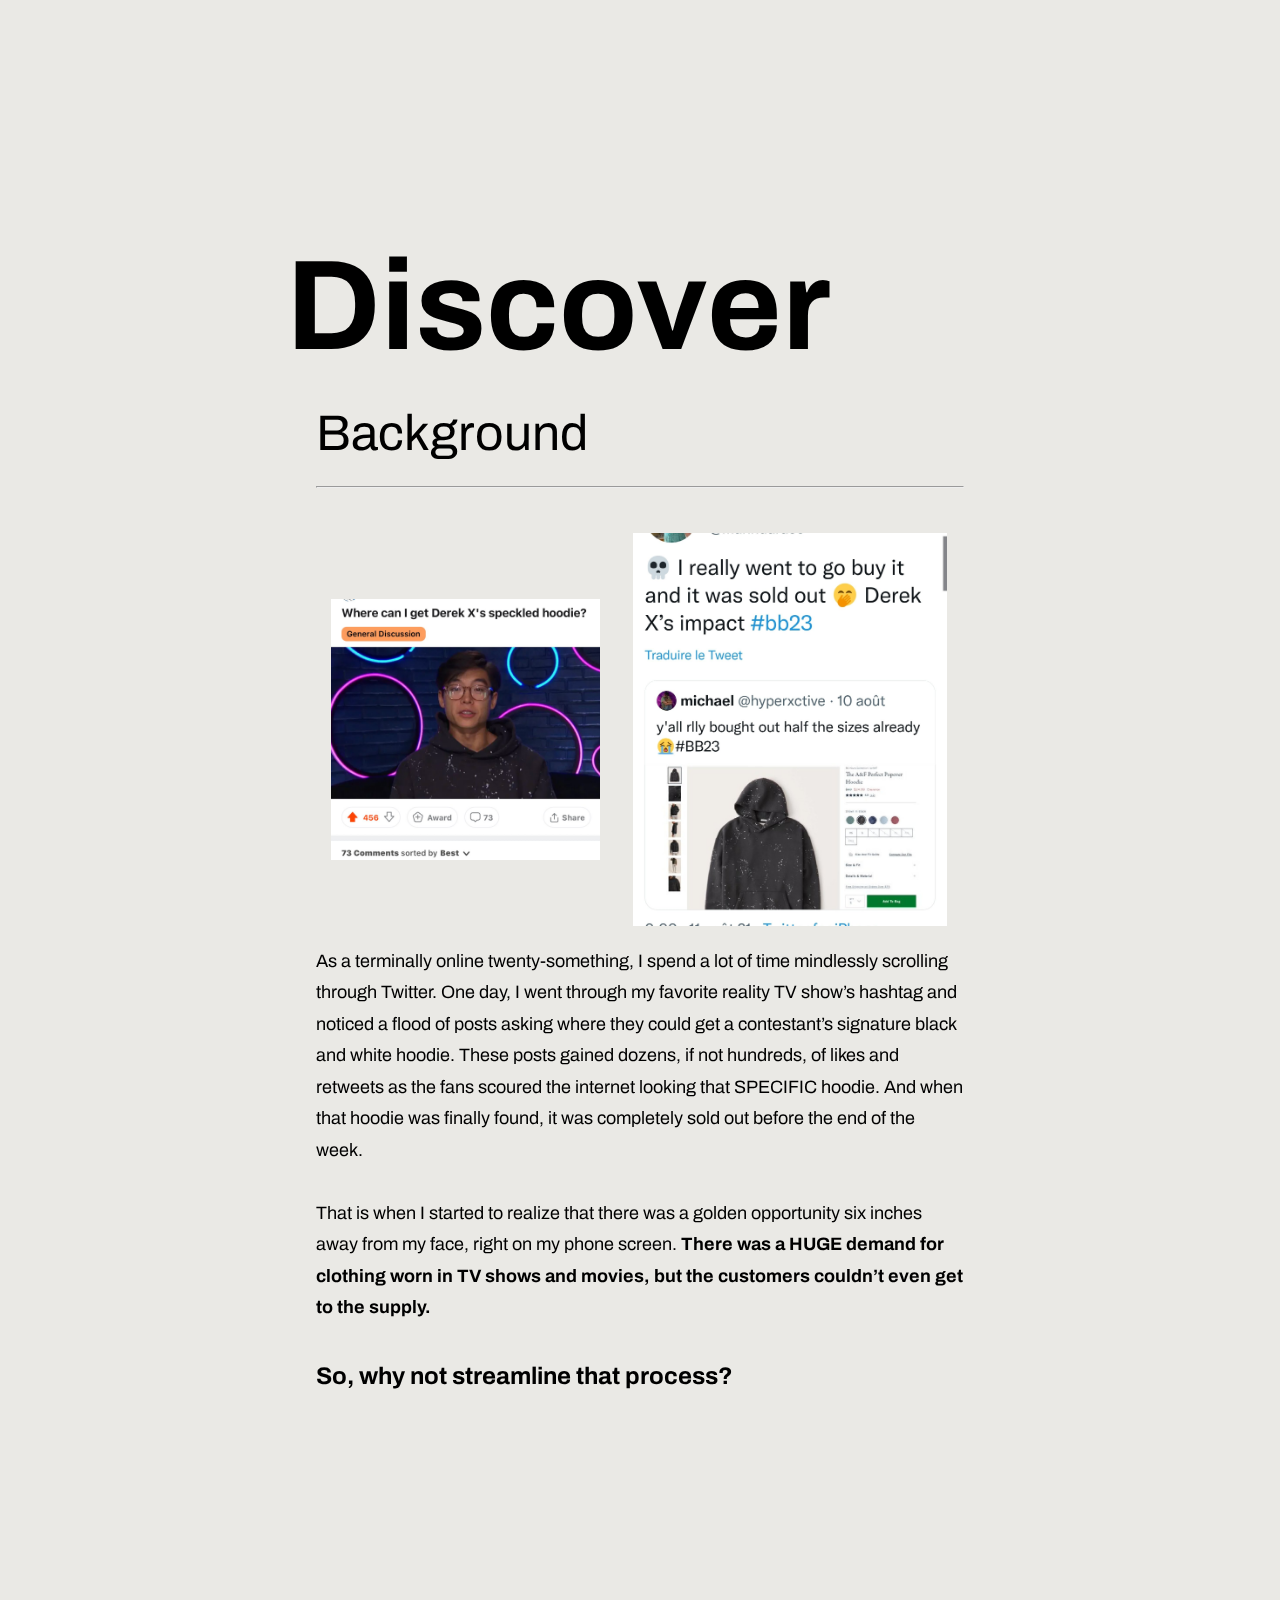
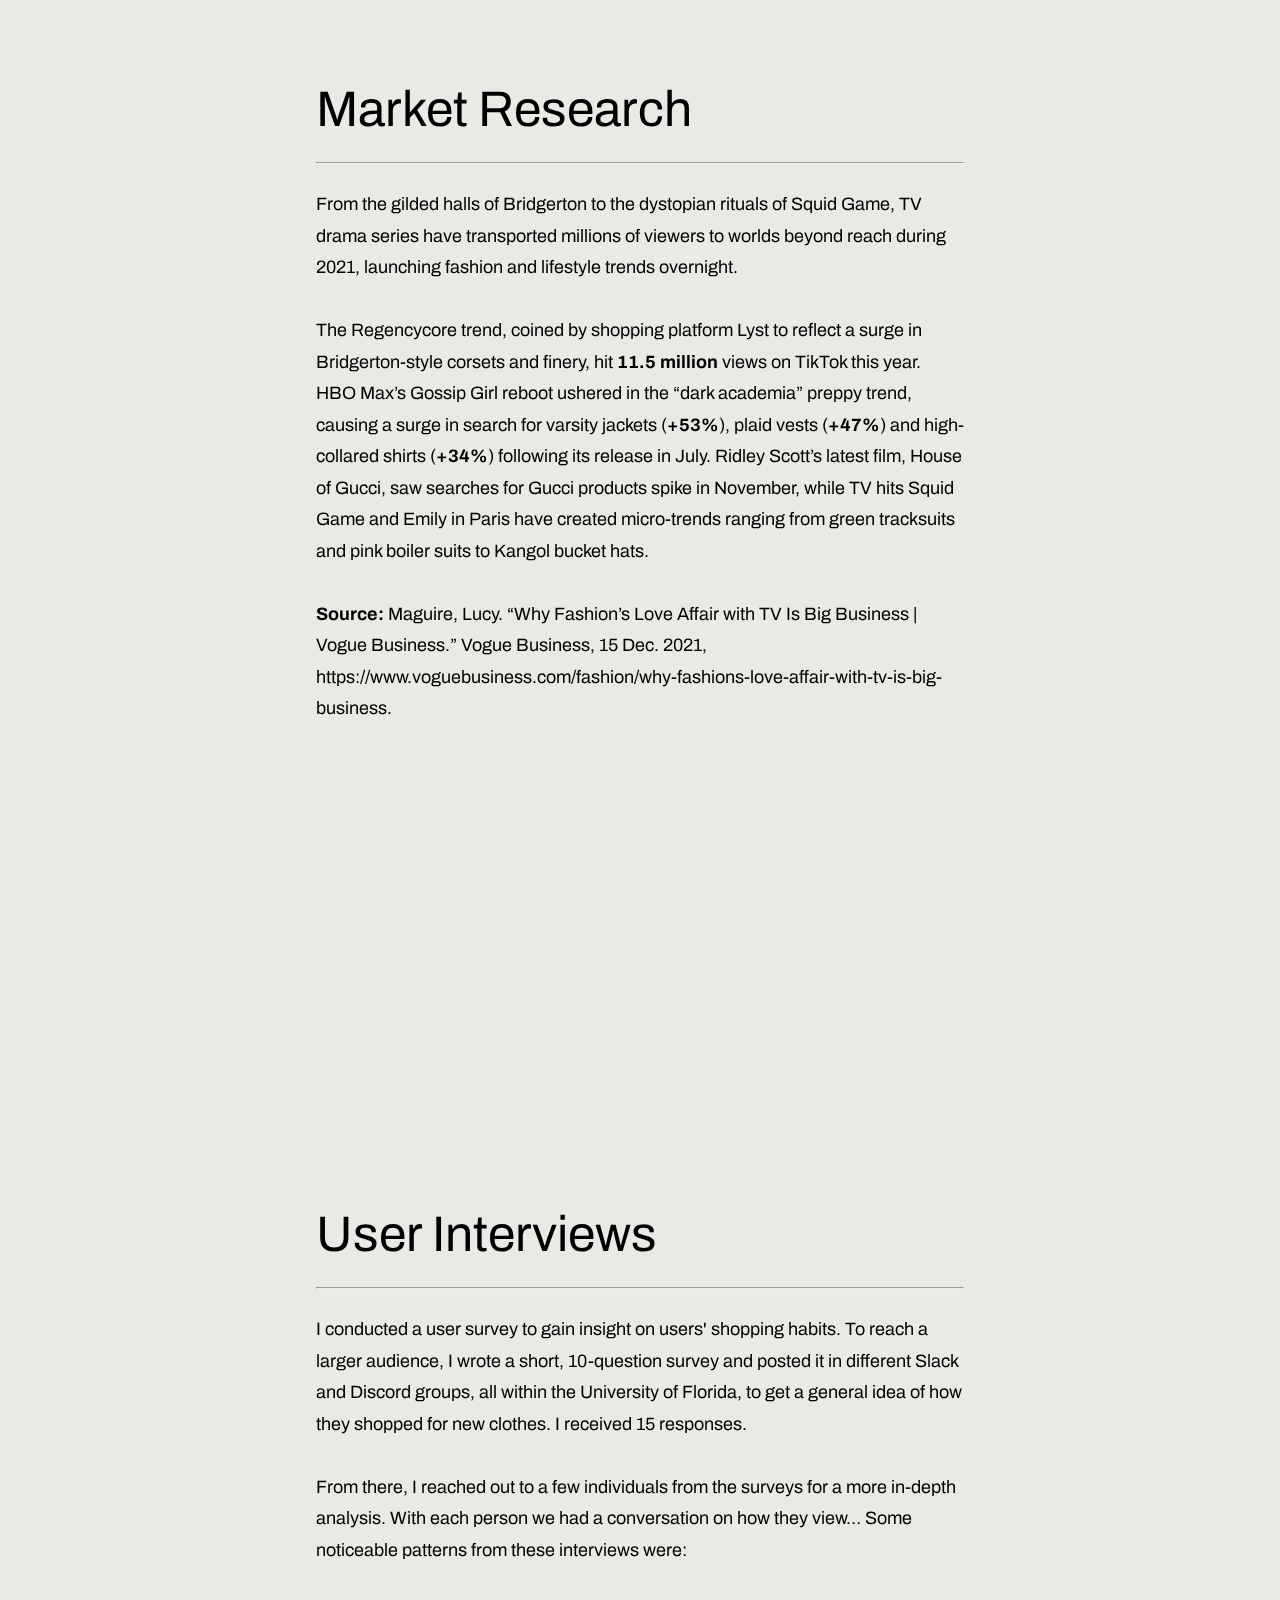
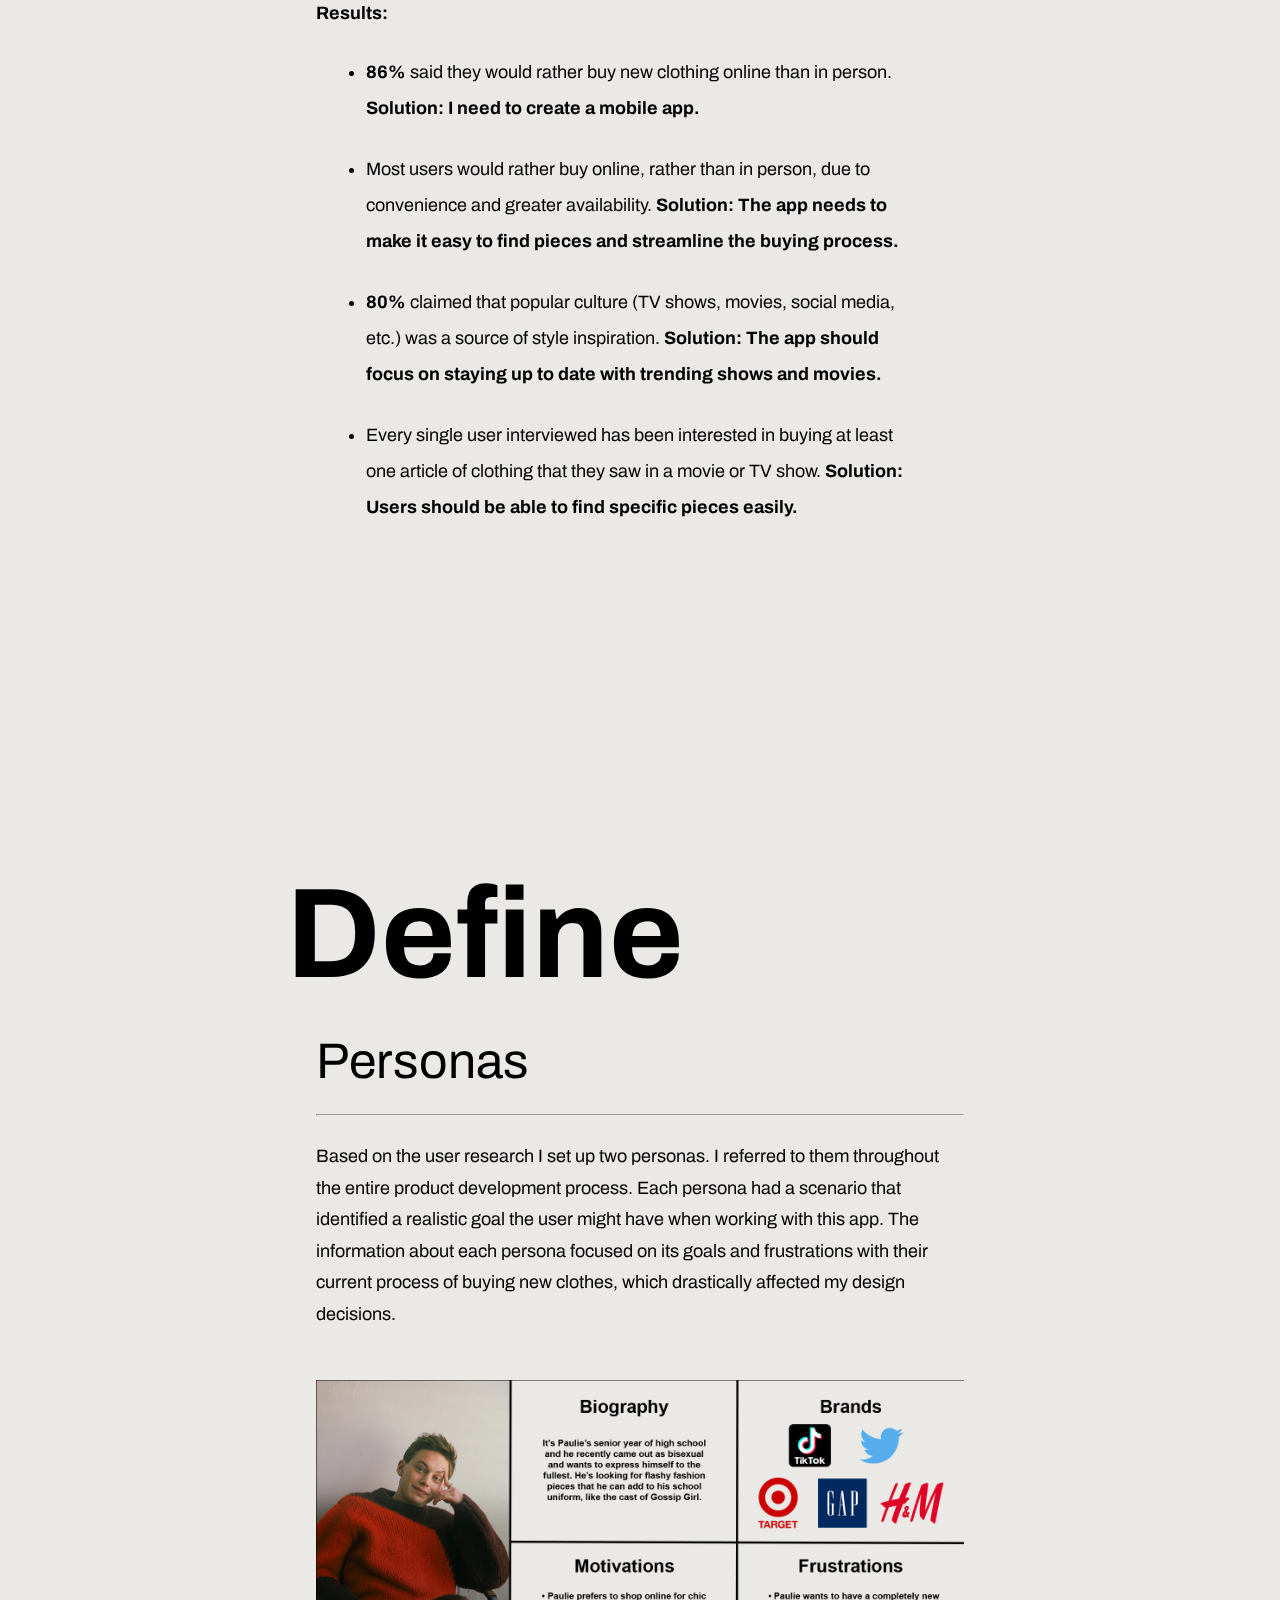
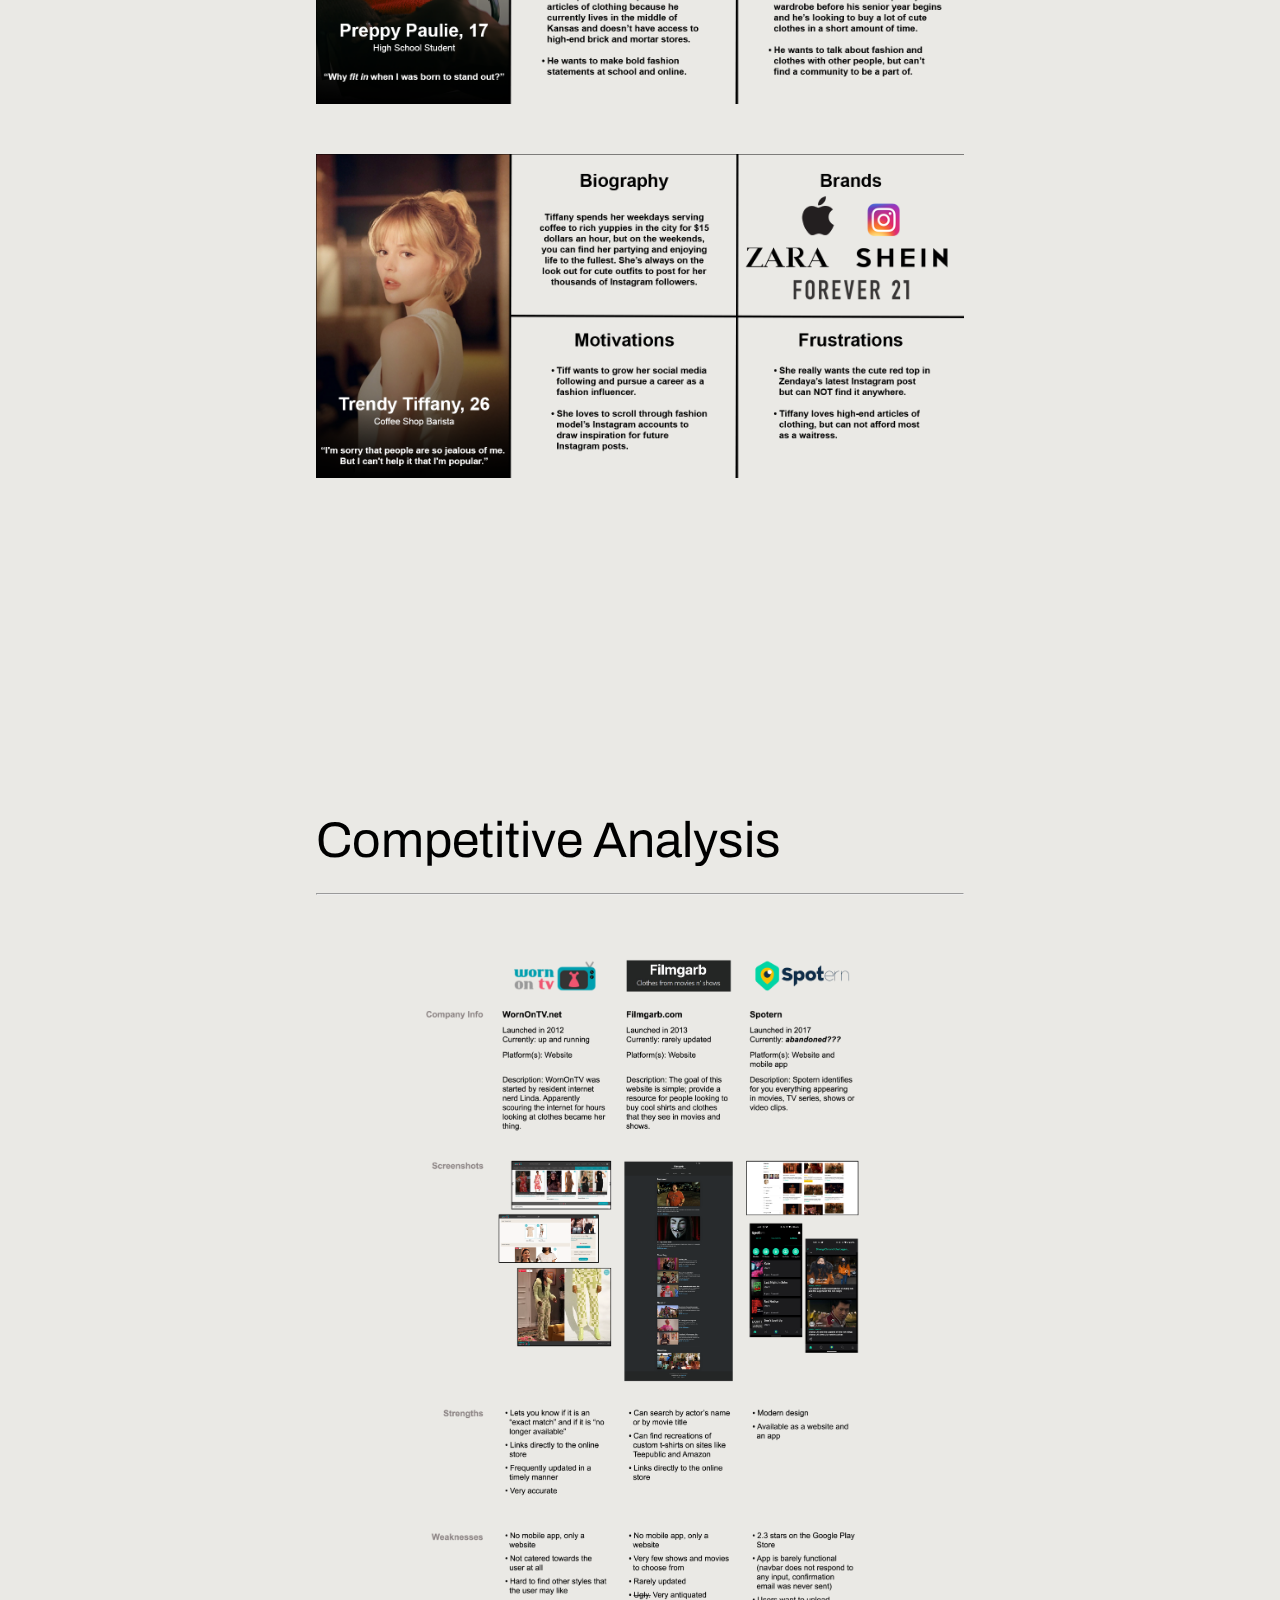
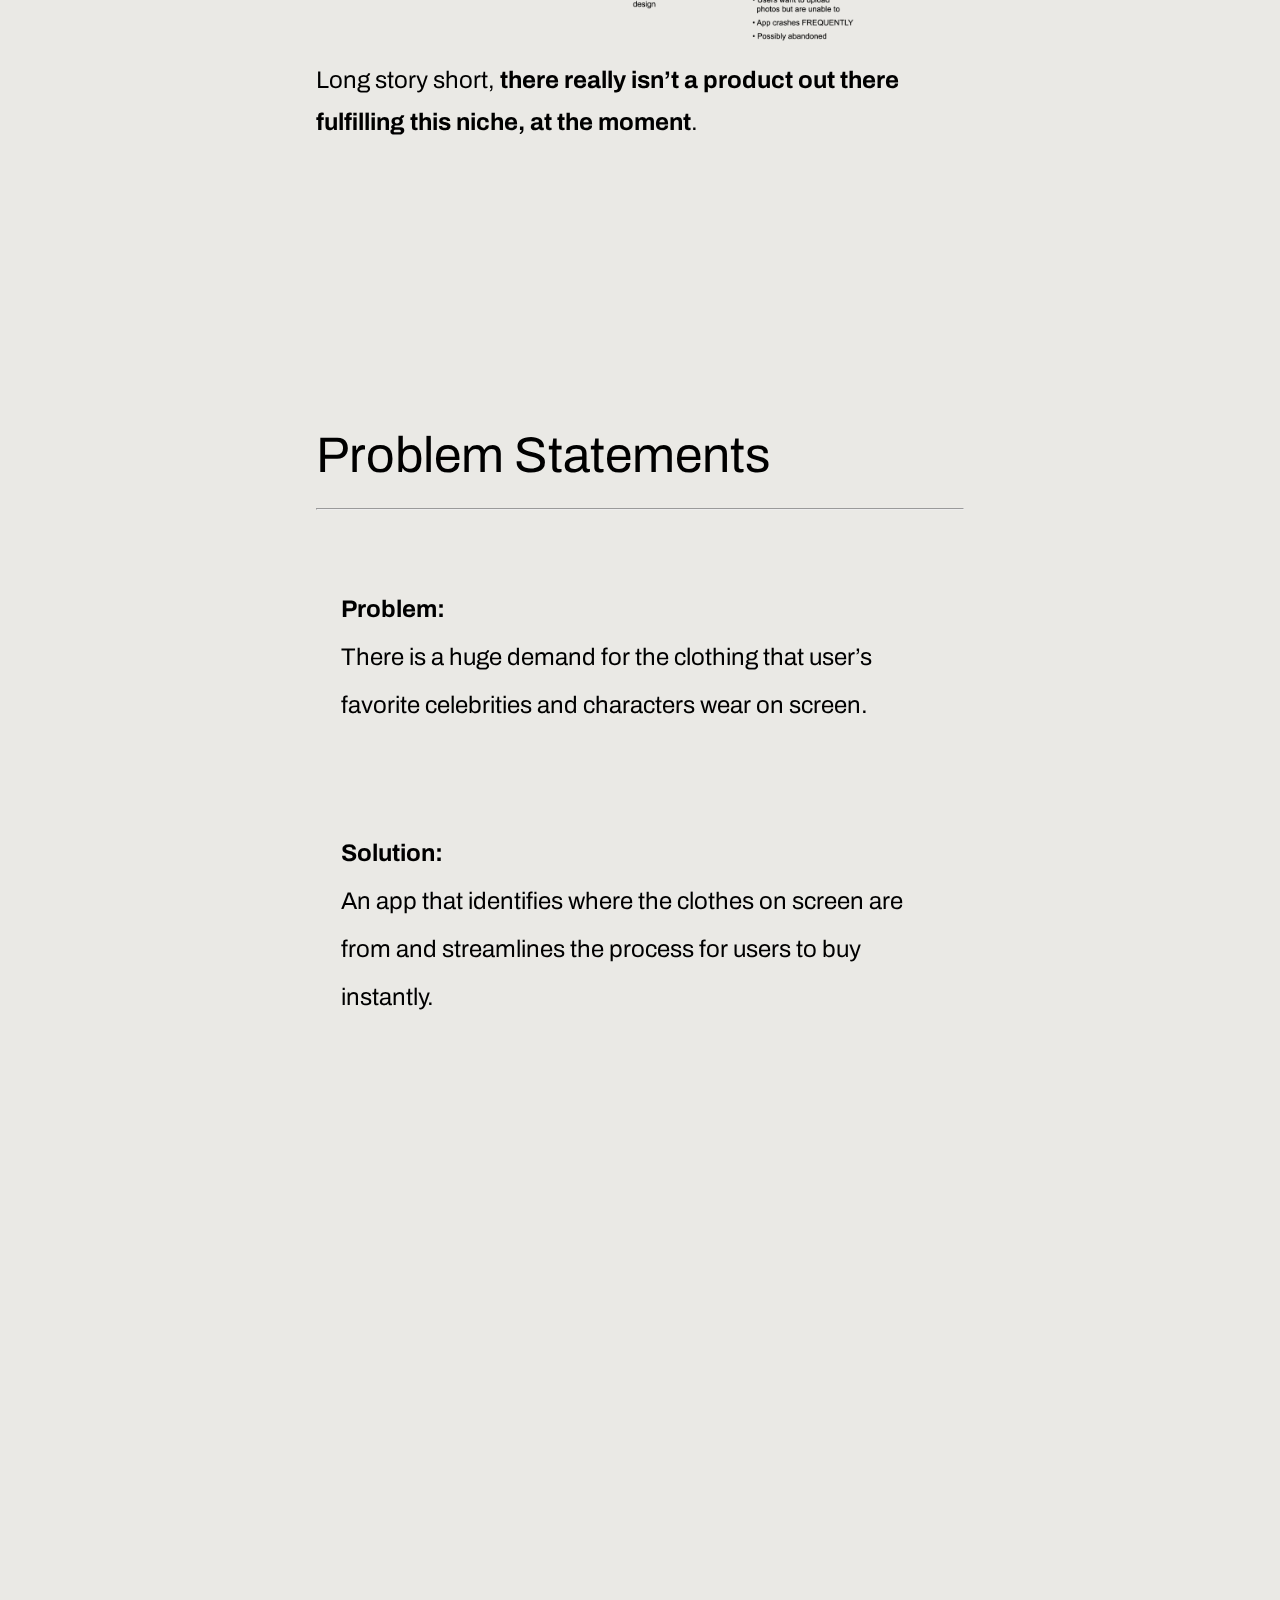
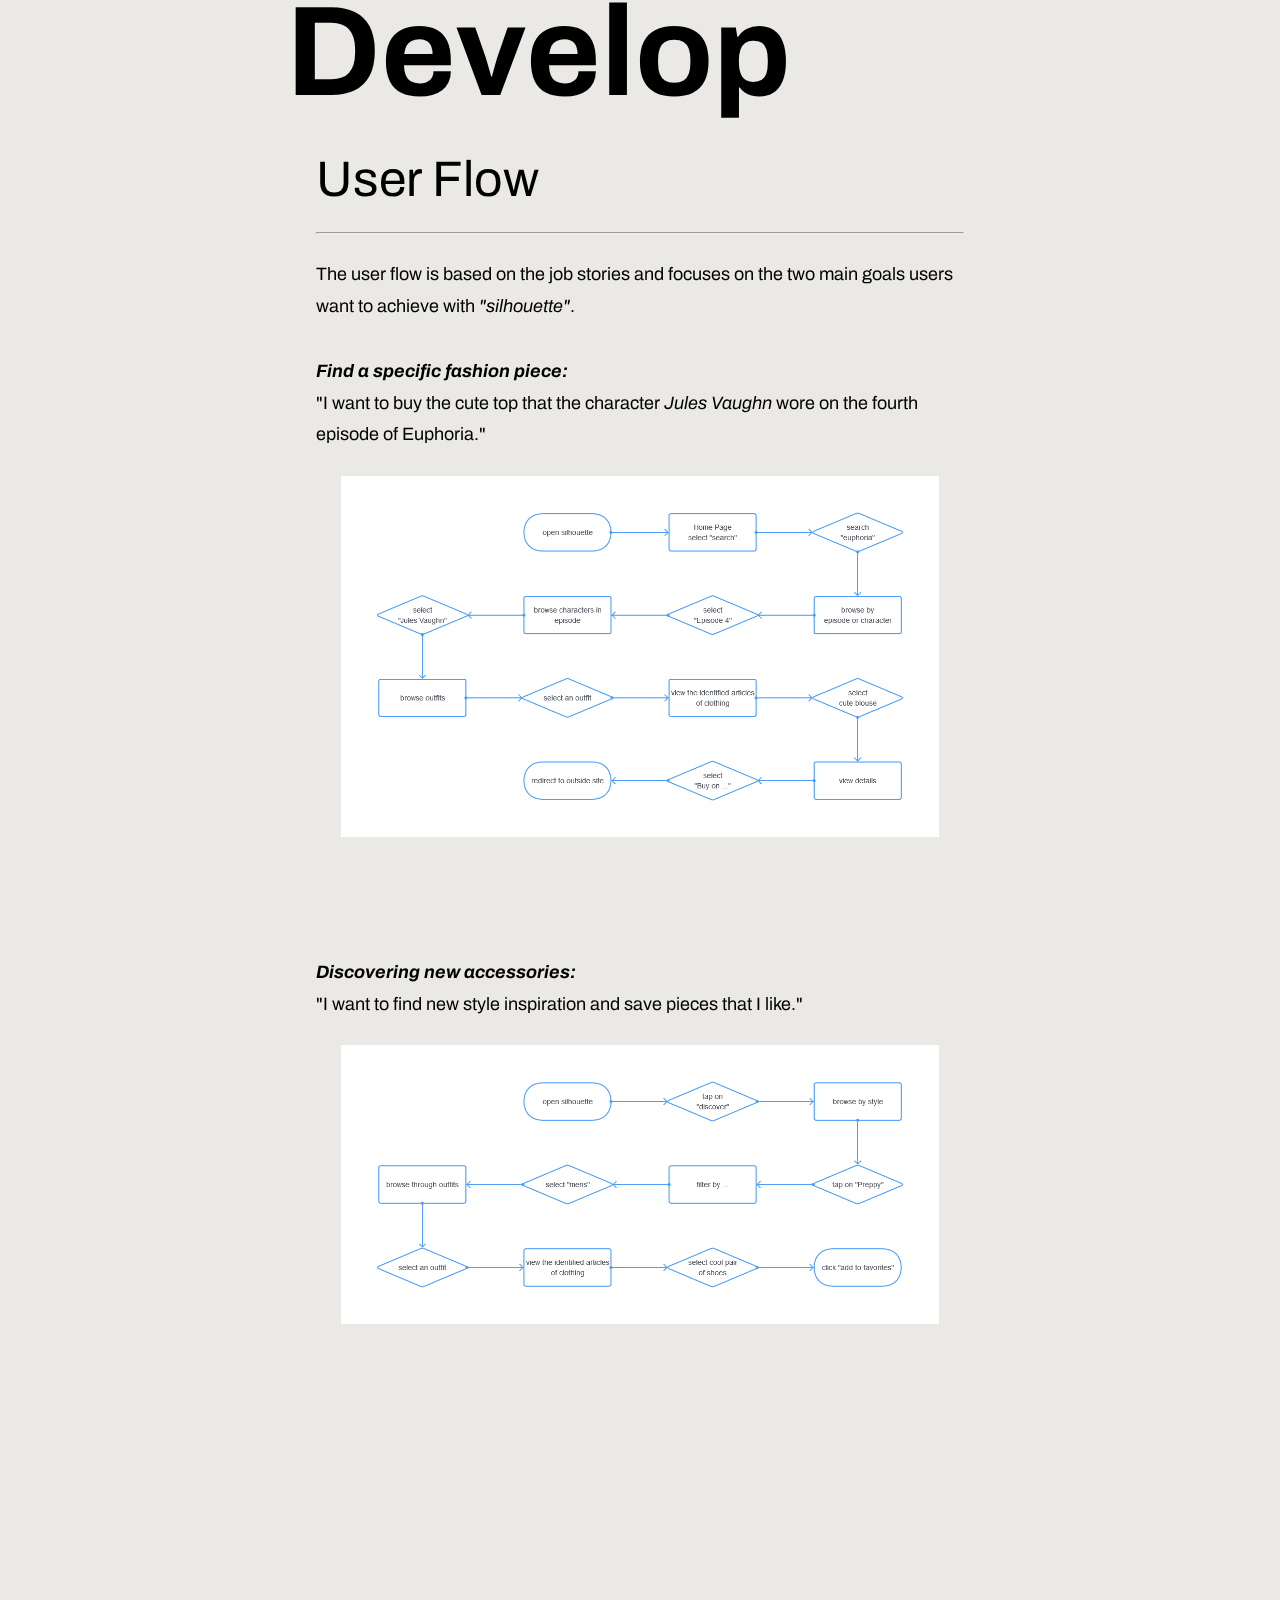
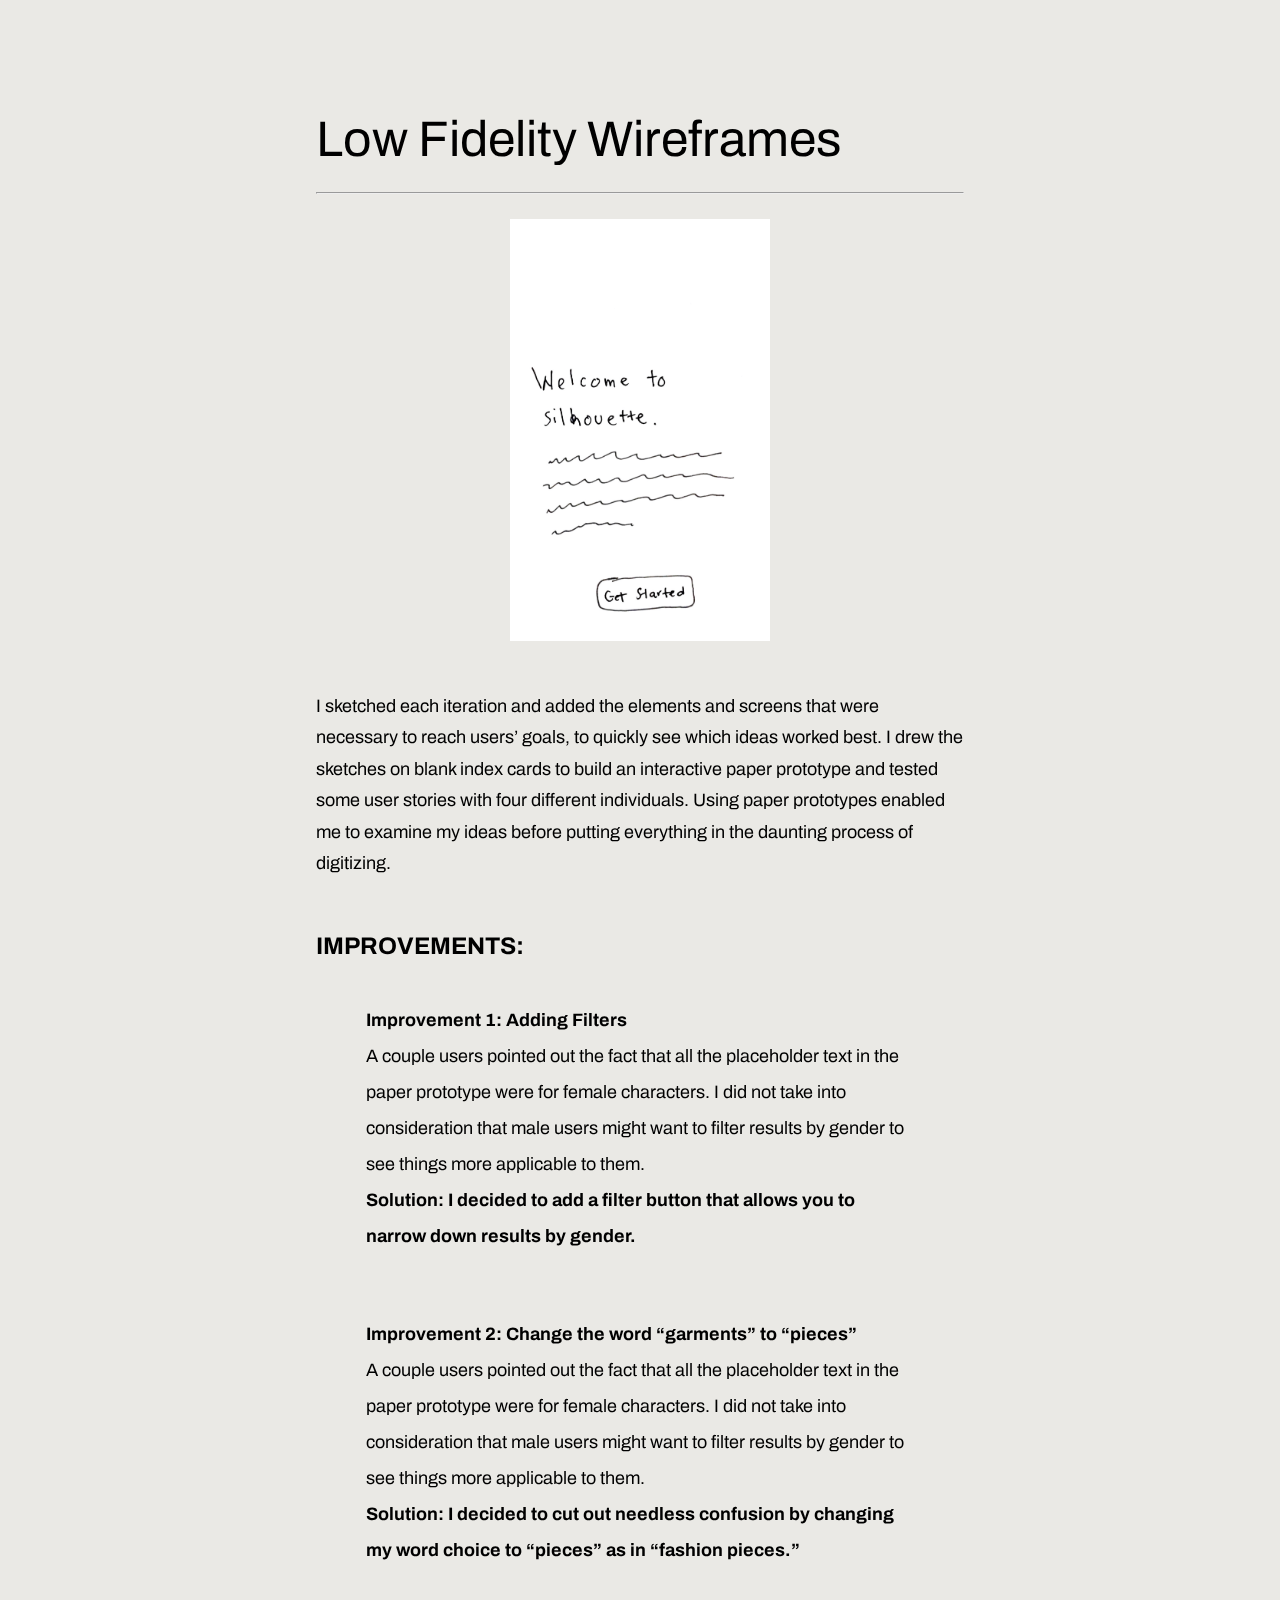
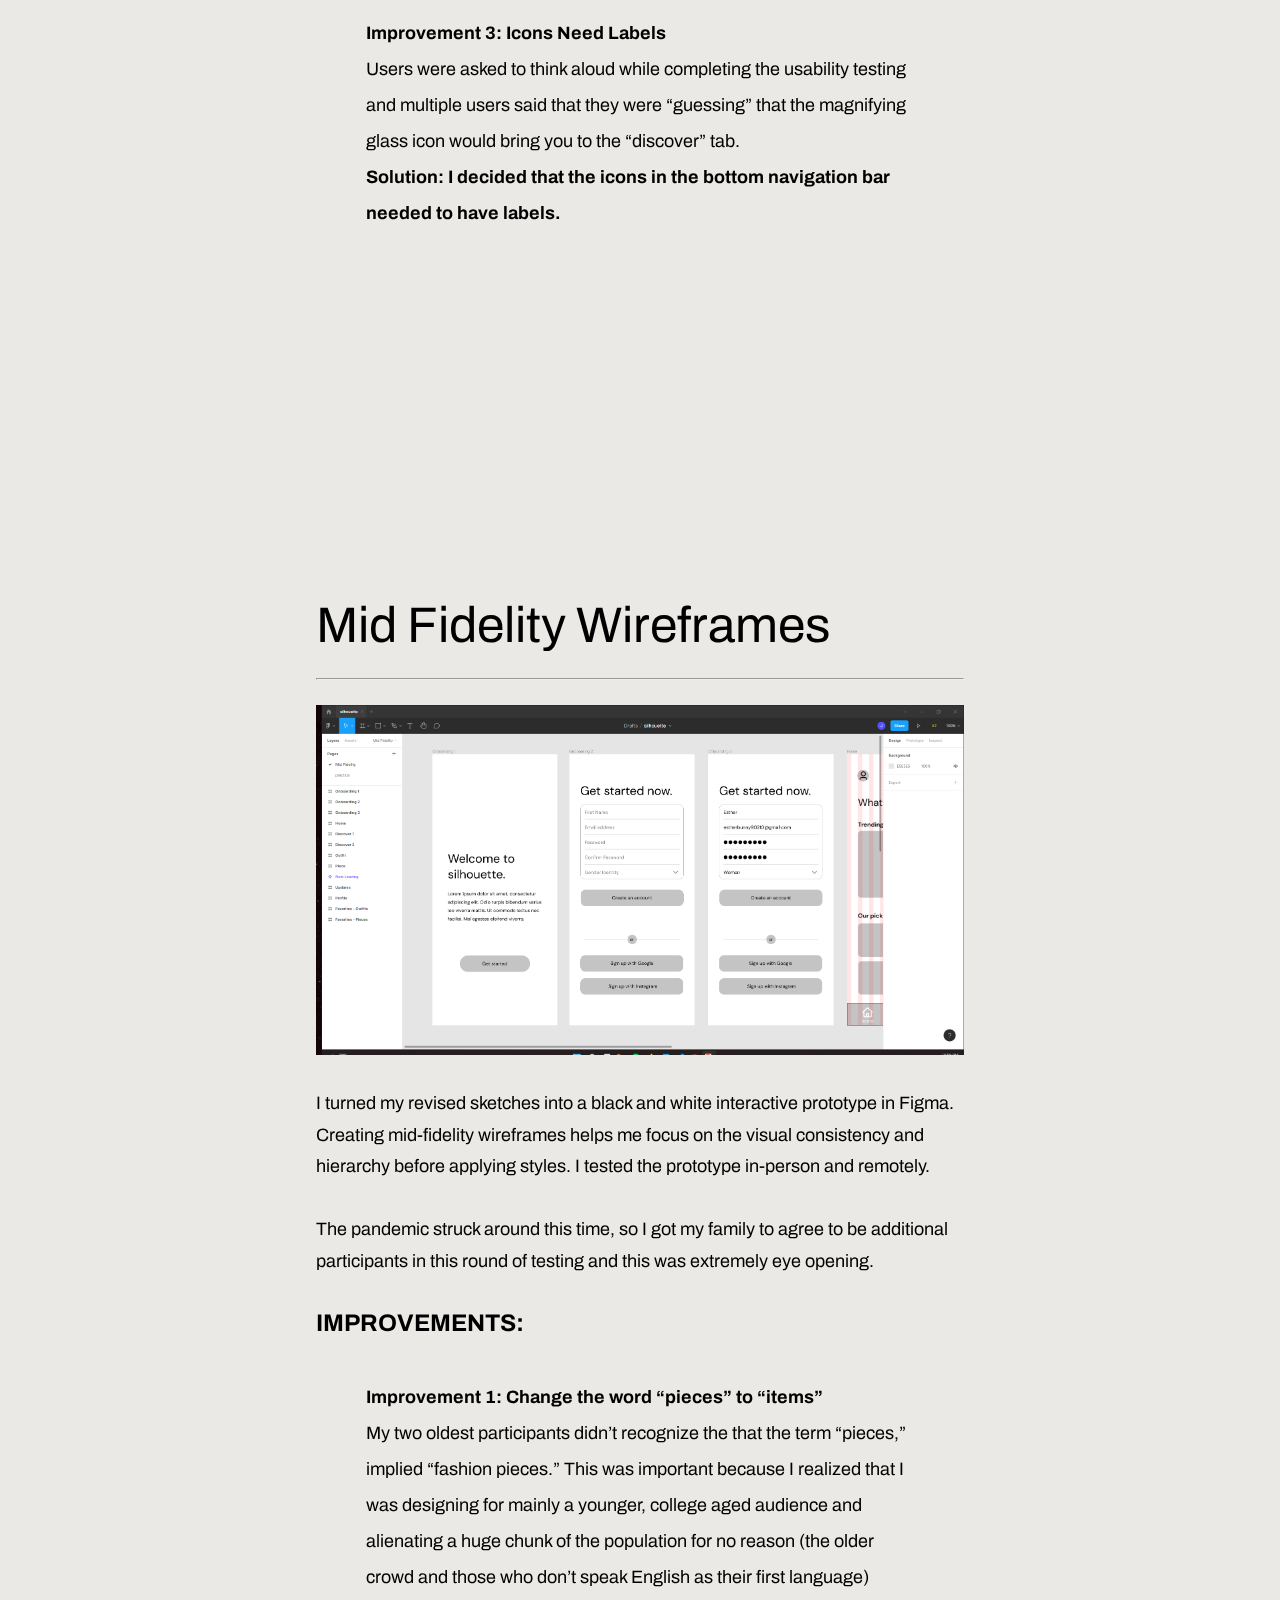
<file: projects/silhouette.html>
<!DOCTYPE html>
<html>
    <head>
        <!-- Global site tag (gtag.js) - Google Analytics -->
        <script async src="https://www.googletagmanager.com/gtag/js?id=G-GCGFXRDD9E"></script>
        <script>
            window.dataLayer = window.dataLayer || [];
            function gtag(){dataLayer.push(arguments);}
            gtag('js', new Date());

            gtag('config', 'G-GCGFXRDD9E');
        </script>

        <title>silhouette | Jovencey StFleur &#9996;&#127998;</title>
        <meta charset="utf-8">
        <meta name="viewport" content="width=device-width, initial-scale=1">
        <link rel="stylesheet" href="../style.css" type="text/css">
        <link rel="icon" href="/assets/favicon.ico">
    </head>


    <body id="silhouette" class="row">
        
        <!-- NOISY BACKGROUND -->
        <div class="noise"></div>

        <div class="sidebar">
            <header>
                <h4>Jovencey StFleur</h3>
                <h5>User Experience Designer</h4>
                <hr>
            </header>

            <nav>
                <ul>
                    <li><a href="../index.html#hello">Hello &nbsp;<span>🡠</span></a></li>
                    <li><a href="../index.html#projects" class="current">Projects &nbsp;<span>🡠</span></a></li>
                    <li><a href="../index.html#about">About &nbsp;<span>🡠</span></a></li>
                </ul>
            </nav>

            <ul class="contact">
                <li><a href="../assets/jstfleur_Resume_x.pdf" target="_blank">Résumé <span>🡥</span></a></li>
                <li><a href="https://www.linkedin.com/in/jovencey-stfleur-a1380216b/">LinkedIn <span>🡥</span></a></li>
                <li><a href="https://github.com/jstfleur">GitHub <span>🡥</span></a></li>
                <li><a href="mailto:hi@jstfleur.com">hi@jstfleur.com <span>🡥</span></a> </li>
            </ul>

        </div>

        

        <main>
            <!-- <div class="cover-img">
                <img src="/assets/silhouette/silhouette_cover_photo_1.jpg" alt="Jovencey StFleur silhouette cover photo">
            <div> -->
                
            <div class="middle content">

                <section id="overview">
                    <h2>Overview</h2>
    
                    <section id="introduction">
                        <h3>Introduction</h3>
                        <hr>
                        <p>
                            silhouette is a community based mobile app that identifies iconic fashion pieces from movies, TV shows, and social media posts.
                            <br><br>
                            In this project, I took on the fashion industry, which is projected to rack up to $3.3 trillion by 2030. I decided to design a user-friendly and aesthetic app which would streamline the process of getting users’ on-screen style inspirations into their closets. As the sole designer on this project, I executed the design process end-to-end, with a high-fidelity prototype as the final outcome.
                            <br><br>
                            For a more in-depth look at my process, continue scrolling through the full case study. Otherwise, <a href="#final-product" style="color: black;"><strong>click here</strong></a> to jump to my solution.
                        </p>
                    </section>
    
    
                    <section id="project-specs">
                        <h3>Project Specs</h3>
                        <hr>
                        <ul>
                            <li><strong>Project Type:</strong> Conceptual Case Study</li>
                            <li><strong>Duration:</strong> 2 weeks (80 hours)</li>
                            <li><strong>Team:</strong> Me, Myself, and I 😊</li>
                            <li><strong>Tools:</strong> Miro, Figma, Photoshop</li>
                            <li><strong>Industries:</strong> Fashion, Entertainment, eCommerce</li>
                        </ul>
                    </section>
    
    
                    <section id="design-process">
                        <h3>Design Process</h3>
                        <hr>
                        <img src="../assets/enDAOment/dd.jpeg" alt="double diamond graphic">
                        <p> 
                            I used the Double Diamond approach in the development of “silhouette” to design accordingly at each phase of the design process:

                            <ul>
                                <li>
                                    <strong>Discover</strong> what the actual problem is through user interviews and secondary research.
                                </li>
                                <li>
                                    <strong>Define</strong> user needs by filtering through all the information collected during the discovery stage and elaborating on it.
                                </li>
                                <li>
                                    <strong>Develop</strong> a solution that meets user needs, get user input and redesign accordingly.
                                </li>
                                <li>
                                    <strong>Deliver</strong> a minimum viable prototype (MVP) that offers enough tangibility to find out whether it solves the initial problem.
                                </li>
                            </ul>
                        </p>
                    </section>
                </section>







                <section id="discover">
                    <h2>Discover</h2>

                    <section id="background">
                        <h3>Background</h3>
                        <hr>
                        <div class="row" style="display: flex; align-items: center;">
                            <div class="left">
                                <img src="/assets/silhouette/background1.jpg">
                            </div>
                            <div class="right">
                                <img src="/assets/silhouette/background2.jpg">
                            </div>
                        </div>
                        <p>
                            As a terminally online twenty-something, I spend a lot of time mindlessly scrolling through 
                            Twitter. One day, I went through my favorite reality TV show’s hashtag and noticed a flood of posts 
                            asking where they could get a contestant’s signature black and white hoodie. These posts 
                            gained dozens, if not hundreds, of likes and retweets as the fans scoured the internet 
                            looking that SPECIFIC hoodie. And when that hoodie was finally found, it was completely 
                            sold out before the end of the week.
                            <br><br>

                            That is when I started to realize that there was a golden opportunity six inches away from my 
                            face, right on my phone screen. <b>There was a HUGE demand for clothing worn in TV shows and movies, 
                            but the customers couldn’t even get to the supply.</b>
                            <br><br>

                            <b style="font-size:x-large">So, why not streamline that process?</b>

                        </p>
                    </section>
    
    
                    <section id="market-research">
                        <h3>Market Research</h3>
                        <hr>
                        <p>
                            From the gilded halls of Bridgerton to the dystopian rituals of Squid Game, TV drama series have transported millions of viewers to worlds beyond reach during 2021, launching fashion and lifestyle trends overnight.
                            <br><br>
                            The Regencycore trend, coined by shopping platform Lyst to reflect a surge in Bridgerton-style corsets and finery, hit <strong>11.5 million</strong> views on TikTok this year. HBO Max’s Gossip Girl reboot ushered in the “dark academia” preppy trend, causing a surge in search for varsity jackets (<strong>+53%</strong>), plaid vests (<strong>+47%</strong>) and high-collared shirts (<strong>+34%</strong>) following its release in July. Ridley Scott’s latest film, House of Gucci, saw searches for Gucci products spike in November, while TV hits Squid Game and Emily in Paris have created micro-trends ranging from green tracksuits and pink boiler suits to Kangol bucket hats.
                            <br><br>
                            <strong>Source:</strong> Maguire, Lucy. “Why Fashion’s Love Affair with TV Is Big Business | Vogue Business.” Vogue Business, 15 Dec. 2021, https://www.voguebusiness.com/fashion/why-fashions-love-affair-with-tv-is-big-business.
                        </p>
                    </section>
    
    
                    <section id="user-interviews">
                        <h3>User Interviews</h3>
                        <hr>
                        <p>
                            I conducted a user survey to gain insight on users' shopping habits. To reach a larger audience, I wrote a short, 10-question survey and posted it in different Slack and Discord groups, all within the University of Florida, to get a general idea of how they shopped for new clothes. I received 15 responses.
                            <br><br>
                            From there, I reached out to a few individuals from the surveys for a more in-depth analysis. With each person we had a conversation on how they view… Some noticeable patterns from these interviews were:
                            <br><br>

                            <strong>Results:</strong>

                            <ul>
                                <li><strong>86%</strong> said they would rather buy new clothing online than in person. <strong>Solution: I need to create a mobile app.</strong></li>
                                <li>Most users would rather buy online, rather than in person, due to convenience and greater availability. <strong>Solution: The app needs to make it easy to find pieces and streamline the buying process.</strong></li>
                                <li><strong>80%</strong> claimed that popular culture (TV shows, movies, social media, etc.) was a source of style inspiration. <strong>Solution: The app should focus on staying up to date with trending shows and movies.</strong></li>
                                <li>Every single user interviewed has been interested in buying at least one article of clothing that they saw in a movie or TV show. <strong>Solution: Users should be able to find specific pieces easily.</strong></li>
                            </ul>
                        </p>
                    </section>
    
                </section>





                <section id="define">
                    <h2>Define</h2>
    
                    <section id="personas">
                        <h3>Personas</h3>
                        <hr>
                        <p>
                            Based on the user research I set up two personas. I referred to them throughout the 
                            entire product development process. Each persona had a scenario that identified a realistic 
                            goal the user might have when working with this app. The information about each persona 
                            focused on its goals and frustrations with their current process of buying new clothes, 
                            which drastically affected my design decisions. 
                        </p>
                        <img src="../assets/silhouette/persona1.png">
                        <img src="../assets/silhouette/persona2.png">
                    </section>

                    <section id="competitive-anal">
                        <h3>Competitive Analysis</h3>
                        <hr>
                        <img src="../assets/silhouette/comp-anal.png" alt="competitive analysis chart" style="padding: 25px 100px 0;">
                        <p style="font-size: x-large;">Long story short, <strong>there really isn’t a product out there fulfilling this niche, at the moment</strong>.</p>
                    </section>
    
                    <section id="problem-statements">
                        <h3>Problem Statements</h3>
                        <hr>
                        <div class="row">
                            <div class="left">
                                <p style="font-size: 24px; line-height: 2; padding: 50px 25px;">
                                    <strong>Problem:</strong>
                                    <br>
                                    There is a huge demand for the clothing that user’s 
                                    favorite celebrities and characters wear on screen.
                                </p>
                            </div>

                            <div class="right">
                                <p style="font-size: 24px;line-height: 2; padding: 50px 25px;">
                                    <strong>Solution:</strong>
                                    <br> 
                                    An app that identifies where the clothes on screen are 
                                    from and streamlines the process for users to buy instantly.
                                </p>
                            </div>
                        </div>
                    </section>
    
                </section>









                <section id="develop">
                    <h2>Develop</h2>
    
                    <section id="user-flow">
                        <h3>User Flow</h3>
                        <hr>
                        <p>The user flow is based on the job stories and focuses on the two main goals users want to achieve with <i>"silhouette"</i>.</p>


                        <br><br>
                        <p>
                            <strong><i>Find a specific fashion piece:</i></strong>
                            <br>
                            "I want to buy the cute top that the character <i>Jules Vaughn</i> wore on the fourth episode of Euphoria."
                        </p>
                        <img style="padding: 25px 25px 100px;" src="../assets/silhouette/userflow1.png">
                        <br><br>
                        <p>
                            <strong><i>Discovering new accessories:</i></strong>
                            <br>
                            "I want to find new style inspiration and save pieces that I like."
                        </p>
                        <img style="padding: 25px 25px 100px;" src="../assets/silhouette/userflow2.png">


                    </section>
    
                    <section id="lo-fi-wireframes">
                        <h3>Low Fidelity Wireframes</h3>
                        <hr>
                        <div style="align-items: center;" class="row">
                            <div class="left">
                                <img src="../assets/silhouette/paper-prototype.gif" alt="paper prototype gif">
                            </div>
                            <div class="right">
                                <p style="padding:20px 0;">I sketched each iteration and added the elements and screens that were necessary 
                                    to reach users’ goals, to quickly see which ideas worked best. I drew the sketches 
                                    on blank index cards to build an interactive paper prototype and tested some user 
                                    stories with four different individuals. Using paper prototypes enabled me to examine 
                                    my ideas before putting everything in the daunting process of digitizing.
                                </p>

                                
                            </div>

                            <p style="padding:0px; font-size: x-large; padding: 25px 0;"><strong>IMPROVEMENTS:</strong></p>
                                <ul style="list-style: none;">
                                    
                                    
                                    <li style="padding-bottom: 15px;">
                                        <b>Improvement 1: Adding Filters</b>
                                        <br>
                                        A couple users pointed out the fact that all the placeholder text in the paper prototype 
                                        were for female characters. I did not take into consideration that male users might want 
                                        to filter results by gender to see things more applicable to them. 
                                        <br>
                                        <b>Solution: I decided to add a filter button that allows you to narrow down results by gender.</b>
                                    </li>
                                    <br>

                                    <li>
                                        <b>Improvement 2: Change the word “garments” to “pieces”</b>
                                        <br>
                                        A couple users pointed out the fact that all the placeholder text in the paper prototype were for 
                                        female characters. I did not take into consideration that male users might want to filter results 
                                        by gender to see things more applicable to them. 
                                        <br>
                                        <b>Solution: I decided to cut out needless confusion by changing my word choice to “pieces” as in “fashion pieces.”</b>
                                    </li>
                                    <br>

                                    <li>
                                        <b>Improvement 3: Icons Need Labels</b>
                                        <br>
                                        Users were asked to think aloud while completing the usability testing and multiple users said that 
                                        they were “guessing” that the magnifying glass icon would bring you to the “discover” tab. 
                                        <br>
                                        <b>Solution: I decided that the icons in the bottom navigation bar needed to have labels.</b>
                                    </li>
                                    <br>

                                </ul>

                        </div>
                    </section>
    
                    <section id="mid-fi-wireframes">
                        <h3>Mid Fidelity Wireframes</h3>
                        <hr>
                        <img src="/assets/silhouette/mid-gif.gif" alt="mid fidelity wireframes">
                        <p>
                            I turned my revised sketches into a black and white interactive prototype in Figma. Creating mid-fidelity wireframes helps me focus on the visual consistency and hierarchy before applying styles. I tested the prototype in-person and remotely.
                            <br><br>
                            The pandemic struck around this time, so I got my family to agree to be additional participants in this round of testing and this was extremely eye opening.
                        </p>

                        <p style="padding:0px; font-size: x-large; padding: 25px 0;"><strong>IMPROVEMENTS:</strong></p>
                        <ul style="list-style: none;">
                                                        
                            <li>
                                <b>Improvement 1: Change the word “pieces” to “items”</b>
                                <br>
                                My two oldest participants didn’t recognize the that the term “pieces,” implied “fashion pieces.” This was important because I realized that I was designing for mainly a younger, college aged audience and alienating a huge chunk of the population for no reason (the older crowd and those who don’t speak English as their first language) which is terrible for business.
                                <br>
                                <b>Solution: I decided to cater to a wider audience by referring to singular pieces as “items.”</b>
                            </li>
                            <br>
                                            
                            <li style="padding-bottom: 15px;">
                                <b>Improvement 2: Search bars on pages with a lot listed  </b>
                                <br>
                                A couple users remarked on how long the favorite screen was and how hard it would be to find specific outfits and items after dozens were added. This problem could be eliminated pretty easily with one feature. 
                                <br>
                                <b>Solution: I added search bars on the favorites page.</b>
                            </li>
                            <br>

                        </ul>
                    </section>
    
                    <section id="style-guide">
                        <h3>Style Guide</h3>
                        <hr>
                        <p>
                            After a few more iterations, I designed the final screens with Figma. My aim was a clean, 
                            modern look that helps users fulfill their goals quickly. "silhouette" is a fun fashion app; 
                            therefore, I focused on the colors scheme to help transmit a friendly, yet elegant, vibe. 
                            <br><br>
                            I also designed the product to keep the look fresh, diverse and modern.
                        </p>
                        <img style="padding: 0 100px;" src="../assets/silhouette/style-guide.png">
                    </section>
    
    
                </section>









                <section id="deliver">
                    <h2>Deliver</h2>
    
                    <section id="final-product">
                        <h3>Final Product</h3>
                        <hr>
                        <div class="proto" style="display: flex; text-align: center;">
                            <iframe style="border: 1px solid rgba(0, 0, 0, 0.1);" width="800" height="750" src="https://www.figma.com/embed?embed_host=share&url=https%3A%2F%2Fwww.figma.com%2Fproto%2FAHW7GItBYHzwUtus0IrJzm%2Fsilhouette%3Fpage-id%3D118%253A14%26node-id%3D119%253A15%26viewport%3D241%252C48%252C0.37%26scaling%3Dscale-down%26starting-point-node-id%3D119%253A15" allowfullscreen></iframe>
                        </div>
                    </section>
    
                    <section id="highlights">
                        <h3>Highlights</h3>
                        <hr>
                        <div class="row" style="display: flex; align-items: center; padding-bottom: 100px;">
                            <div class="left">
                                <img src="../assets/silhouette/highlight1.png">
                            </div>
                            <div class="right">
                                <p>
                                    <b>Navigation Bar at the Bottom of the Screen</b>
                                    <br>
                                    According to <a href="https://www.interaction-design.org/literature/topics/fitts-law" 
                                    style="color: black;">Fitts’ Law</a>, the farther away a target is and the smaller 
                                    its size then the more difficult it is for the user to correctly land on that target. 
                                    So, I designed the navigation to be at the bottom of the screen so it will be easier 
                                    to tap. Additionally, I only put three large, labeled buttons (also, the most licked 
                                    tapped buttons) on the navigation bar, and put the two lesser clicked buttons in 
                                    opposite upper corners to ensure that the target button will be clicked correctly.
                                </p>
                            </div>
                        </div>
                        <div class="row" style="display: flex; align-items: center; padding-bottom: 75px;">
                            <div class="left">
                                <p>
                                    <b>Item Pins</b>
                                    <br>
                                    Each identified clothing item will have a pin on it. This pin will lead directly to 
                                    the item’s page, where they can see details and have the option to buy it.
                                </p>
                            </div>
                            <div class="right">
                                <img src="../assets/silhouette/highlight2.png">
                            </div>
                        </div>
                        <div class="row" style="display: flex; align-items: center; padding-bottom: 75px;">
                            <div class="left">
                                <img src="../assets/silhouette/highlight3.png">
                            </div>
                            <div class="right">
                                <p>
                                    <b>Favorite's Page</b>
                                    <br>
                                    The favorites page has large, informative cards that are easy to read and select. 
                                    The tabs can be navigated by either a swipe or tap. There’s, also, a search bar to
                                    find specific pieces more efficiently.  
                                </p>
                            </div>
                        </div>
                    </section>
    
                    <section id="final-user-testing">
                        <h3>Final User Testing</h3>
                        <hr>
                        <p>
                            To validate my proposed solutions, I asked five users to perform the following set of tasks 
                            using the prototype using the <u>minimum number of clicks</u>:
                        </p>

                        <ol style="list-style-type: lower-alpha;">
                            <li>Edit your personal information in <i>silhouette</i>.  <b>(5/5 completed successfully)</b></li>
                            <li>Check your notifications from the past week. <b>(5/5 completed successfully)</b></li>
                            <li>Find out the fashion pieces in Nora Lum’s outfit. <b>(4/5 completed successfully)</b></li>
                            <li>Buy the “Short Camel Coat” from your favorites. <b>(5/5 completed successfully)</b></li>
                        </ol>

                        <p>
                            Ultimately, all users managed to successfully complete four out of the five tasks. One user had some difficulty with the third task, as the instructions were, admittedly, not very clear; but they ultimately completed the task with a couple extra taps.
                        </p>
                    </section>
    
                </section>



                <section id="reflections">
                    <h2>Reflections</h2>
    
                    <section id="lessons-learned">
                        <h3>Lessons Learned</h3>
                        <hr>
                        <p>
                            <b>Wider variance in user testing participants &#128116;&#127998;</b>
                            <br>
                            Everyone involved in my first round of testing was an engineering student between the ages of 19 and 24, which was a huge red flag, because I was getting similar responses from everyone. When I invited younger and older users to test the product during the second round of testing, I saw the product through a different lens and had to come up with solutions that would help <i>their</i> problems.
                            <br><br>

                            <b>My personas were wayyyy too similar &#x1F62D;</b>
                            <br>
                            This was my first case study and it was pretty obvious in hindsight that I was designing I product that I wanted and not what the user wanted. I should have used personas that didn't reflect my friends and I, but instead reflected a wider audience.
                            <br><br>

                            <b>I’m making the MINIMUM viable product, not the maximum &#129301;</b>
                            <br>
                            I allocated two weeks of my time to accomplish the simple goal of “designing a product that will get on-screen fashion into user’s closets.” I quickly realized that after all the user research and testing, I simply didn’t have the time to design and test all the other extra features I was thinking of implementing. Under the time constraints I put on myself, I used the design process to accomplish that specific goal and recorded my results.
                            <br><br>
                        </p>
                    </section>
    
                    <section id="final-thoughts">
                        <h3>Final Thoughts</h3>
                        <hr>
                        <p>
                            The main thing that I learned from this project is that I need to design for the entire audience, not for people who think like me. I made assumptions, which ended up confusing some users and lead to them tapping around aimlessly trying to complete tasks. At the end of the day, user testing and the feedback I gained from it was crucial to making a seamless, straightforward shopping experience for the users.
                            <br><br>
                            If I had more time for this project, the next step I would take is to design more features for the app like I alluded to in the personas. I decided to cut the extra fluff because I felt it was ultimately unnecessary for the case study. The whole point of this project was to effectively utilize the double diamond design process while creating a product and to document the experience, not to push a money-making app into the world.
                            <br><br>
                            Overall, for the time I put aside to complete this project, I think it was a success. I used the design process to conceptualize an aesthetically pleasing product, that puts its users first and I tried made things as simple as possible for users to buy things to maximize both business goals and user experience.
                            <br><br>
                            If you want to know more about this case study, feel free to reach out to me via email to chat! 
                            <br><br>
                        </p>
                        <img src="../assets/enDAOment/take it sleazy.gif" alt="take it sleazy gif">
                    </section>
    
                </section>
            </div>

            <div class="sidebar2 right">
                <nav class="section-nav">
                    <ol>
                        <li style="font-size: x-large; font-weight: 600;"><a href="#top">silhouette &#128087;</a></li>
                        <hr>
                        <li><a href="#overview">Overview</a>
                            <ul>
                                <li><a href="#introduction">Introduction</a></li>
                                <li><a href="#project-specs">Project Specs</a></li>
                                <li><a href="#design-process">Design Process</a></li>
                            </ul>
                        </li>
    
                        <li><a href="#discover">Discover</a>
                            <ul>
                                <li><a href="#background">Background</a></li>
                                <li><a href="#market-research">Market Research</a></li>
                                <li><a href="#user-interviews">User Interviews</a></li>
                            </ul>
                        </li>
    
                        <li><a href="#define">Define</a>
                            <ul>
                                <li><a href="#personas">Personas</a></li>
                                <li><a href="#competitive-anal">Competitive Analysis</a></li>
                                <li><a href="#problem-statements">Problem Statements</a></li>
                            </ul>
                        </li>
    
                        <li><a href="#develop">Develop</a>
                            <ul>
                                <li><a href="#user-flow">User Flow</a></li>
                                <li><a href="#lo-fi-wireframes">Low Fidelity Wireframes</a></li>
                                <li><a href="#mid-fi-wireframes">Mid Fidelity Wireframes</a></li>
                                <li><a href="#style-guide">Style Guide</a></li>
                            </ul>
                        </li>
    
                        <li><a href="#deliver">Deliver</a>
                            <ul>
                                <li><a href="#final-product">Final Product</a></li>
                                <li><a href="#highlights">Highlights</a></li>
                                <li><a href="#final-user-testing">Final User Testing</a></li>
                            </ul>
                        </li>
    
                        <li><a href="#reflections">Reflections</a>
                            <ul>
                                <li><a href="#lessons-learned">Lessons Learned</a></li>
                                <li><a href="#final-thoughts">Final Thoughts</a></li>
                            </ul>
                        </li>
                    </ol>
                </nav>
            </div>
        </main>



        <script src="../js/script.js"></script>
        <script src="../js/script-projectpage.js"></script>

    </body>
</html>
</file>
<file: style.css>
@import url('https://fonts.googleapis.com/css2?family=Archivo:ital,wght@0,300;0,400;0,500;0,600;0,700;0,800;1,300;1,400;1,500;1,600;1,700;1,800&display=swap');
@import url('https://fonts.googleapis.com/css2?family=Inter:wght@100;200;300;400;500;600;700;800;900&display=swap');

* {
    margin: 0;
    padding: 0;
    box-sizing: border-box;
    font-family: 'Archivo', sans-serif;
}

/* SCROLLBAR */
/* Works on Firefox */
* {
    scrollbar-width: thin;
    scrollbar-color: black transparent;
}

/* Works on Chrome, Edge, and Safari */
*::-webkit-scrollbar {
    width: 12px;
}

*::-webkit-scrollbar-track {
    background: transparent;
} 

*::-webkit-scrollbar-thumb {
    background-color: black;
    border-radius: 0;
    border: 3px solid black;
}

/* HIGHLIGHT */
*::selection {

    background: transparent;
    color: orangered;
}

/* NOISE IN THE BACK */
.noise::before {
    position: fixed;
    top: 0;
    left: 0;
    width: 100vw;
    height: 100vh;
    content: "";
    opacity: 0.0;
    z-index: -20;
    pointer-events: none;
    background: url(/assets/noise.gif);
}
html {
    scroll-behavior:smooth;
}
body {
    display: flex;
    background-color: #eae9e5;
}



/* SPLASH SCREEN */
.intro {
    position: fixed;
    z-index: 1;
    left: 0;
    top: 0;
    width: 100%;
    height: 100vh;
    background-color: #161616;
    transition: 1s;
}
.logo-header {
    position: absolute;
    top: 40%;
    left: 50%;
    transform: translate(-50%, -50%);
    color: white;
}
.logo {
    position: relative;
    display: inline-block;
    bottom: -20px;
    opacity: 0;
}
.logo.active {
    bottom: 0;
    opacity: 1;
    transition: ease-in-out 0.5s;
}
.logo.fade {
    bottom: 150px;
    opacity: 0;
    transition: ease-in-out 0.5s;
}


.sidebar {
    position: -webkit-sticky;
    position: sticky;
    width: 425px;
    height: 100vh;
    top: 0;
    left: 0;
    padding: 35px 50px;
    display: flex;
    flex-direction: column;
    justify-content: space-between;
}
.sidebar header h4 {
    font-size: 21px;
    line-height: 1.25;
    font-weight: 500;
}
.sidebar header h5 {
    font-size: 16px;
    line-height: 1.5;
    font-weight: 400;
    margin-bottom: 25px;
}
.sidebar nav li {
    list-style: none;
    line-height: 1.5;
}
.sidebar nav li a span {
    opacity: 0;
    font-size: 15px;
}
.sidebar nav li a.current {
    color: orangered;
    padding-left: 5px;
}
.sidebar nav li a.current span {
    opacity: 1;
}
.sidebar nav li a{
    text-decoration: none;
    color:  black;
    font-size: 20px;
}
.sidebar ul.contact {
    bottom: 0;
}
.sidebar ul.contact li {
    list-style: none;
    line-height: 1.5;
}
.sidebar ul.contact li a{
    text-decoration: none;
    color: black;
}
.sidebar ul.contact li a:hover{
    color: orangered;
    padding-left: 5px;
    transform: scale(1.5);
}
.sidebar ul.contact li span {
    font-size: 12px;
}


main {
    width: 100%;
}

main section {
    min-height: 100vh;
    padding: 30px;
}
main section h3 {
    font-size: 50px;
    font-weight: 400;
    margin-bottom: 25px;
}

#hello {
    padding-bottom: 30vh;
}
#hello hr {
    margin: 80px 0 50px;
}
#hello h2 {
    font-size: 4vw;
    font-weight: 400;
    line-height: 1.2;
}
#hello h2 span {
    /* color: orangered; */
    text-decoration: underline;
    text-decoration-color: orangered;
    text-decoration-style: dotted;
}






#projects {
    padding-bottom: 30vh;
}
#projects .project-box {
    display: flex;
    flex-wrap: wrap;
    justify-content: flex-end;
    width: 100%;
    padding: 30px 0;
}
#projects .project-box h5 {
    font-size: 1.5vw;
    font-weight: 400;
}
#projects .project-box .p-number {
    width: 5%;
}
#projects .project-box .p-title {
    width: 30%;
}
#projects .project-box .p-type {
    width: 40%;
}
#projects .project-box .p-date {
    width: 25%;
    /* background-color: rebeccapurple; */
}
#projects .project-box .p-description {
    width: 30%;
    padding: 30px 20px;
}
#projects .project-box .p-description p {
    line-height: 2;
}
#projects .project-box .p-img {
    width: 65%;
    padding: 10px;
}
#projects .project-box .p-img img {
    width: 100%;
    padding: 20px 0;
}
#projects .project-box .p-description .industries {
    display: flex;
    flex-wrap: wrap;
    margin: 5px 0 5px;
    
}
#projects .project-box .p-description .industries .pill{
    width: auto;
    background-color: black;
    color: white;
    padding: 7px 15px;
    border-radius: 25px;
    margin-right: 10px;
    margin-bottom: 10px; 
}
#projects .project-box .p-description .btn {
    display: flex;
    justify-items: center;
    margin: 50px auto;
    width: 100%;
}
#projects .project-box .p-description .btn a {
    padding: 15px 30px;
    background-color: black;
    color: white;
    text-decoration: none;
    font-size: 18px;
    margin: 10px auto;

}






#about {
    padding-bottom: 0;
}
#about .about-row {
    display: flex;
    padding: 75px 0 50px;
    width: 100%;
}
#about .img-box {
    width: 40%;
}
#about .img-box img {
    width: 100%;
}
#about .word-box {
    width: 60%;
    padding: 0 25px;
    line-height: 1.75;
}
#about .word-box h6 {
    font-size: 2vw;
    font-weight: 500;
}
#about .word-box p {
    font-size: 1vw;
    letter-spacing: .1px;
}
#about .copyright-row {
    position: sticky;
    display: flex;
    height: 100px;
    bottom: 0;
}
#about .copyright-row .copy-text {
    width: 50%;
    text-align: left;
    bottom: 50px;
    display: flex;
    align-items: center;
}
#about .copyright-row .copy-text p {
    position: absolute;
}
#about .copyright-row .copy-emoji {
    width: 50%;
}
#about .copyright-row .copy-emoji img {
    width: 100px;
    float: right;
}








/* enDAOment */
main section h2 {
    font-size: 10vw;
}
#enDAOment {
    display: flex;
    flex-direction: row;
    width: 100%;
}
#enDAOment .sidebar {
    position: -webkit-sticky;
    position: sticky;
    top: 0;
    left: 0;
    min-height: 100vh;
    width: 20%;
}
#enDAOment main {
    display: flex;
    min-height: 100vh;
    width: 80%;
}
#enDAOment main .middle {
    width: 75%;
    min-height: 110vh;
}
#enDAOment main .middle hr {
    margin-bottom: 25px;
}
#enDAOment main img {
    width: 100%;
}
#enDAOment main p {
    font-size: 18px;
    line-height: 1.75;
}
#enDAOment main a {
    color: black;
}
#enDAOment main a:hover {
    color: orangered;
}
#enDAOment main #introduction {
    margin-bottom: 25vh;
}
#enDAOment main #introduction img {
    margin: 0px 0 25px;
}
#enDAOment main #project-specs {
    padding-bottom: 25vh;
}
#enDAOment main #project-specs ul {
    font-size: 24px;
    margin-left: 50px;
}
#enDAOment main #project-specs ul li {
    padding: 15px 0;
}
#enDAOment main #design-process {
    margin-bottom: 25vh;
}
#enDAOment main #design-process img {
    padding: 0px 0 25px;
}
#enDAOment main #design-process ul {
    font-size: 18px;
    margin-left: 50px;
    line-height: 1.5;
}
#enDAOment main #design-process ul li {
    padding: 15px 0;
}
#enDAOment main #whats-the-issue {
    margin-bottom: 25vh;
}
#enDAOment main #user-interviews {
    margin-bottom: 25vh;
}
#enDAOment main #user-interviews ul {
    font-size: 18px;
    margin-left: 50px;
    line-height: 1.5;
}
#enDAOment main #user-interviews ul li {
    padding: 15px 0;
}
#enDAOment main #wtf-is-a-dao {
    margin-bottom: 25vh;
}
#enDAOment main #personas {
    margin-bottom: 30vh;
}
#enDAOment main #personas img {
    width: 90%;
    display: block;
    margin: 20px auto 50px;
}
#enDAOment main #problem-statements {
    margin-bottom: 30vh;
}
#enDAOment main #problem-statements ul {
    margin-left: 50px;
    line-height: 1.5;
    font-size: 18px;
    margin-bottom: 75px;
}
#enDAOment main #problem-statements ul li {
    padding: 15px 0;
}
#enDAOment main #user-flow {
    margin-bottom: 25vh;
}
#enDAOment main #user-flow img {
    display:block;
    width: 75%;
    margin: 30px auto 0;
}
#enDAOment main #lo-fi-wireframes {
    margin-bottom: 25vh;
}
#enDAOment main #lo-fi-wireframes img{
    display: block;
    width: 300px;
    margin: 50px auto 0;
}
#enDAOment main #mid-fi-wireframes {
    margin-bottom: 25vh;
}
#enDAOment main #mid-fi-wireframes img {
    margin-bottom: 25px;
}
#enDAOment main #final-product {
    margin-bottom: 25vh;
}
#enDAOment main #final-product .proto {
    margin-bottom: 50px;
}
#enDAOment main #how-it-works {
    margin-bottom: 25vh;
}
#enDAOment main #how-it-works ul {
    line-height: 1.75;
}
#enDAOment main #how-it-works ul img {
    padding-bottom: 20px;
}
#enDAOment main #how-it-works ul li {
    margin: 150px 0;
}
#enDAOment main #how-it-works ul li ul{
    margin-left: 50px;
}
#enDAOment main #how-it-works ul li ul li{
    margin: 15px 0;
}
#enDAOment main #final-user-testing {
    margin-bottom: 25vh;
}
#enDAOment main #final-user-testing ol {
    list-style-type: lower-alpha;
    padding: 50px 0;
    line-height: 1.5;
}
#enDAOment main #final-user-testing ol li {
    font-size: 18px; 
    margin-left: 50px; 
    padding: 5px 0;
}
#enDAOment main #final-thoughts img {
    display: block;
    width: 50%;
    margin: 50px auto;

}
#enDAOment main .sidebar2 {
    display: flex;
}
#enDAOment main .sidebar2 nav {
    display: flex;
    align-items: center;
    font-size: 14px;
}
#enDAOment main .sidebar2 ul, ol {
    list-style: none;
	margin: 0;
	padding: 0;
}
#enDAOment main .sidebar2 li {
    margin-left: 0.75rem;
    line-height: 1.2;
}
#enDAOment main .sidebar2 li.active > a {
    color: orangered;
}
#enDAOment main .sidebar2 hr {
    margin: 10px 0;
}
#enDAOment main .sidebar2 a {
    text-decoration: none;
	display: block;
	padding: .125rem 0;
	color: black;
	transition: all 50ms ease-in-out;
}
#enDAOment main .sidebar2 a:hover,
#enDAOment main .sidebar2 a:focus {
    color: orangered;
}
#enDAOment main .sidebar2 {
    position: -webkit-sticky;
    position: sticky;
    top: 0;
    right: 0;
    height: 100vh;
    width: 25%;
    padding: 35px 50px;
}

























#silhouette {
    display: flex;
    flex-direction: row;
    width: 100%;
}


#silhouette .sidebar {
    position: -webkit-sticky;
    position: sticky;
    top: 0;
    left: 0;
    min-height: 100vh;
    width: 20%;
}
#silhouette main {
    display: flex;
    min-height: 100vh;
    width: 80%;
}
#silhouette main .middle {
    width: 75%;
    min-height: 110vh;
}
#silhouette main .middle hr {
    margin-bottom: 25px;
}
#silhouette main img {
    width: 100%;
}
#silhouette main p {
    font-size: 18px;
    line-height: 1.75;
}
#silhouette main a {
    color: black;
}
#silhouette main a:hover {
    color: orangered;
}




#silhouette main .cover-img {
    /* display:flex; */
    /* flex-direction: column; */
    width: 100%;
    height: 100vh;
}

#silhouette main .cover-img img {
    display:block;
    max-width: 80%;
}














#silhouette main .sidebar2 {
    display: flex;
}
#silhouette main .sidebar2 nav {
    display: flex;
    align-items: center;
    font-size: 14px;
}
#silhouette main .sidebar2 ul, ol {
    list-style: none;
	margin: 0;
	padding: 0;
}
#silhouette main .sidebar2 li {
    margin-left: 0.75rem;
    line-height: 1.25;
}
#silhouette main .sidebar2 li.active > a {
    color: orangered;
}
#silhouette main .sidebar2 hr {
    margin: 10px 0;
}
#silhouette main .sidebar2 a {
    text-decoration: none;
	display: block;
	padding: .125rem 0;
	color: black;
	transition: all 50ms ease-in-out;
}
#silhouette main .sidebar2 a:hover,
#silhouette main .sidebar2 a:focus {
    color: orangered;
}
#silhouette main .sidebar2 {
    position: -webkit-sticky;
    position: sticky;
    top: 0;
    right: 0;
    height: 100vh;
    width: 25%;
    padding: 35px 50px;
}










/* #silhouette .row {
    width: 100%;
    display: flex;
} */

#silhouette main #introduction {
    margin-bottom: 25vh;
}
#silhouette main #project-specs {
    padding-bottom: 25vh;
}
#silhouette main #project-specs ul {
    font-size: 24px;
    margin-left: 50px;
}
#silhouette main #project-specs ul li {
    padding: 15px 0;
}
#silhouette main #design-process {
    margin-bottom: 25vh;
}
#silhouette main #design-process img {
    padding: 0px 0 25px;
}
#silhouette main #design-process ul {
    font-size: 18px;
    margin-left: 50px;
    line-height: 1.5;
}
#silhouette main #design-process ul li {
    padding: 15px 0;
}

#silhouette main #background {
    margin-bottom: 25vh;
}
#silhouette main #background img{
    width: 90%;
    display: block;
    margin: 20px auto;
}
#silhouette main #market-research {
    margin-bottom: 25vh;
}
#silhouette main #user-interviews {
    margin-bottom: 25vh;
}
#silhouette main #user-interviews ul {
    margin: 20px 50px;
    line-height: 2;
}
#silhouette main #user-interviews ul li{
    margin: 25px 0;
    font-size: 18px;
}
#silhouette main #personas {
    margin-bottom: 25vh;
}
#silhouette main #personas img {
    display: block;
    margin: 50px auto;
}
#silhouette main #competitive-anal {
    margin-bottom: 25vh;
}
#silhouette main #problem-statements {
    margin-bottom: 25vh;
}
#silhouette main #user-flow {
    margin-bottom: 25vh;
}
#silhouette main #user-flow ul li {
    margin: 50px 0;
}
#silhouette main #user-flow ul li img {
    margin-top: 30px;
}



#silhouette main #lo-fi-wireframes {
    margin-bottom: 30vh;
}
#silhouette main #lo-fi-wireframes img {
    display: block;
    width: 40%;
    margin: 0 auto 30px;
}
#silhouette main #lo-fi-wireframes ul li {
    margin: 10px 50px 20px;
    font-size: 18px;
    line-height: 2;
}











#silhouette main #mid-fi-wireframes {
    margin-bottom: 30vh;
}
#silhouette main #mid-fi-wireframes img {
    margin-bottom: 30px;
}
#silhouette main #mid-fi-wireframes ul li {
    margin: 10px 50px 20px;
    font-size: 18px;
    line-height: 2;
}
#silhouette main #style-guide {
    margin-bottom: 25vh;
}
#silhouette main #style-guide img {
    margin: 50px 0;
}
#silhouette main #highlights .row .left,
#silhouette main #highlights .row .right {
    width: 50%;
}
#silhouette main #final-user-testing {
    margin-bottom: 25vh;
}
#silhouette main #final-user-testing ol {
    margin: 20px 40px;
    font-size: 18px;
    line-height: 2;
}
#silhouette main #final-user-testing ol li {
    margin: 5px 0;
}
#silhouette main #lessons-learned {
    margin-bottom: 25vh;
}
#silhouette main #final-thoughts {
    margin-bottom: 25vh;
}
#silhouette main #final-thoughts img {
    display: block;
    width: 50%;
    margin: 0 auto;
}

























#myGNV {
    display: flex;
    flex-direction: row;
    width: 100%;
}
#myGNV .sidebar {
    position: -webkit-sticky;
    position: sticky;
    top: 0;
    left: 0;
    min-height: 100vh;
    width: 20%;
}
#myGNV main {
    display: flex;
    min-height: 100vh;
    width: 80%;
}
#myGNV main .middle {
    width: 75%;
    min-height: 110vh;
}
#myGNV main .middle hr {
    margin-bottom: 25px;
}
#myGNV main img {
    width: 100%;
}
#myGNV main p {
    font-size: 18px;
    line-height: 1.75;
}
#myGNV main a {
    color: black;
}
#myGNV main a:hover {
    color: orangered;
}






#myGNV main .sidebar2 {
    display: flex;
}
#myGNV main .sidebar2 nav {
    display: flex;
    align-items: center;
    font-size: 14px;
}
#myGNV main .sidebar2 ul, ol {
    list-style: none;
	margin: 0;
	padding: 0;
}
#myGNV main .sidebar2 li {
    margin-left: 0.75rem;
    line-height: 1.25;
}
#myGNV main .sidebar2 li.active > a {
    color: orangered;
}
#myGNV main .sidebar2 hr {
    margin: 10px 0;
}
#myGNV main .sidebar2 a {
    text-decoration: none;
	display: block;
	padding: .125rem 0;
	color: black;
	transition: all 50ms ease-in-out;
}
#myGNV main .sidebar2 a:hover,
#myGNV main .sidebar2 a:focus {
    color: orangered;
}
#myGNV main .sidebar2 {
    position: -webkit-sticky;
    position: sticky;
    top: 0;
    right: 0;
    height: 100vh;
    width: 25%;
    padding: 35px 50px;
}






#myGNV section {
    min-height: 100vh;
}
#myGNV #project-specs {
    margin-bottom: 30vh;
}
#myGNV #project-specs ul {
    font-size: 24px;
}
#myGNV #project-specs ul li {
    padding: 10px 0;
    margin-left: 50px;
}
#myGNV #design-process {
    margin-bottom: 30vh;
}
#myGNV #stakeholder-brief {
    margin-bottom: 30vh;
}
#myGNV #stakeholder-brief h6 {
    font-size: 24px;
    margin: 20px 0;
}
#myGNV #stakeholder-brief ul {
    font-size: 18px;
}
#myGNV #stakeholder-brief ul li {
    padding: 10px 0;
    margin-left: 50px;
}
#myGNV #background-research {
    margin-bottom: 30vh;
}
#myGNV #background-research p {
    line-height: 2;
}
#myGNV #personas {
    margin-bottom: 30vh;
}
#myGNV #personas .row {
    display:flex;
}
#myGNV #personas .row .left,
#myGNV #personas .row .right {
    width: 50%;
    padding: 20px;
}
#myGNV #core-user-flow {
    margin-bottom: 30vh;
}
#myGNV #lo-fi-wireframes {
    margin-bottom: 30vh;
}
#myGNV #design-decisions {
    margin-bottom: 30vh;
}
#myGNV #design-decisions img {
    padding-bottom: 40px;
}
#myGNV #final-thoughts img {
    max-width: 400px;
    display: block;
    margin: 20px auto;
    pointer-events: none;
}
</file>
